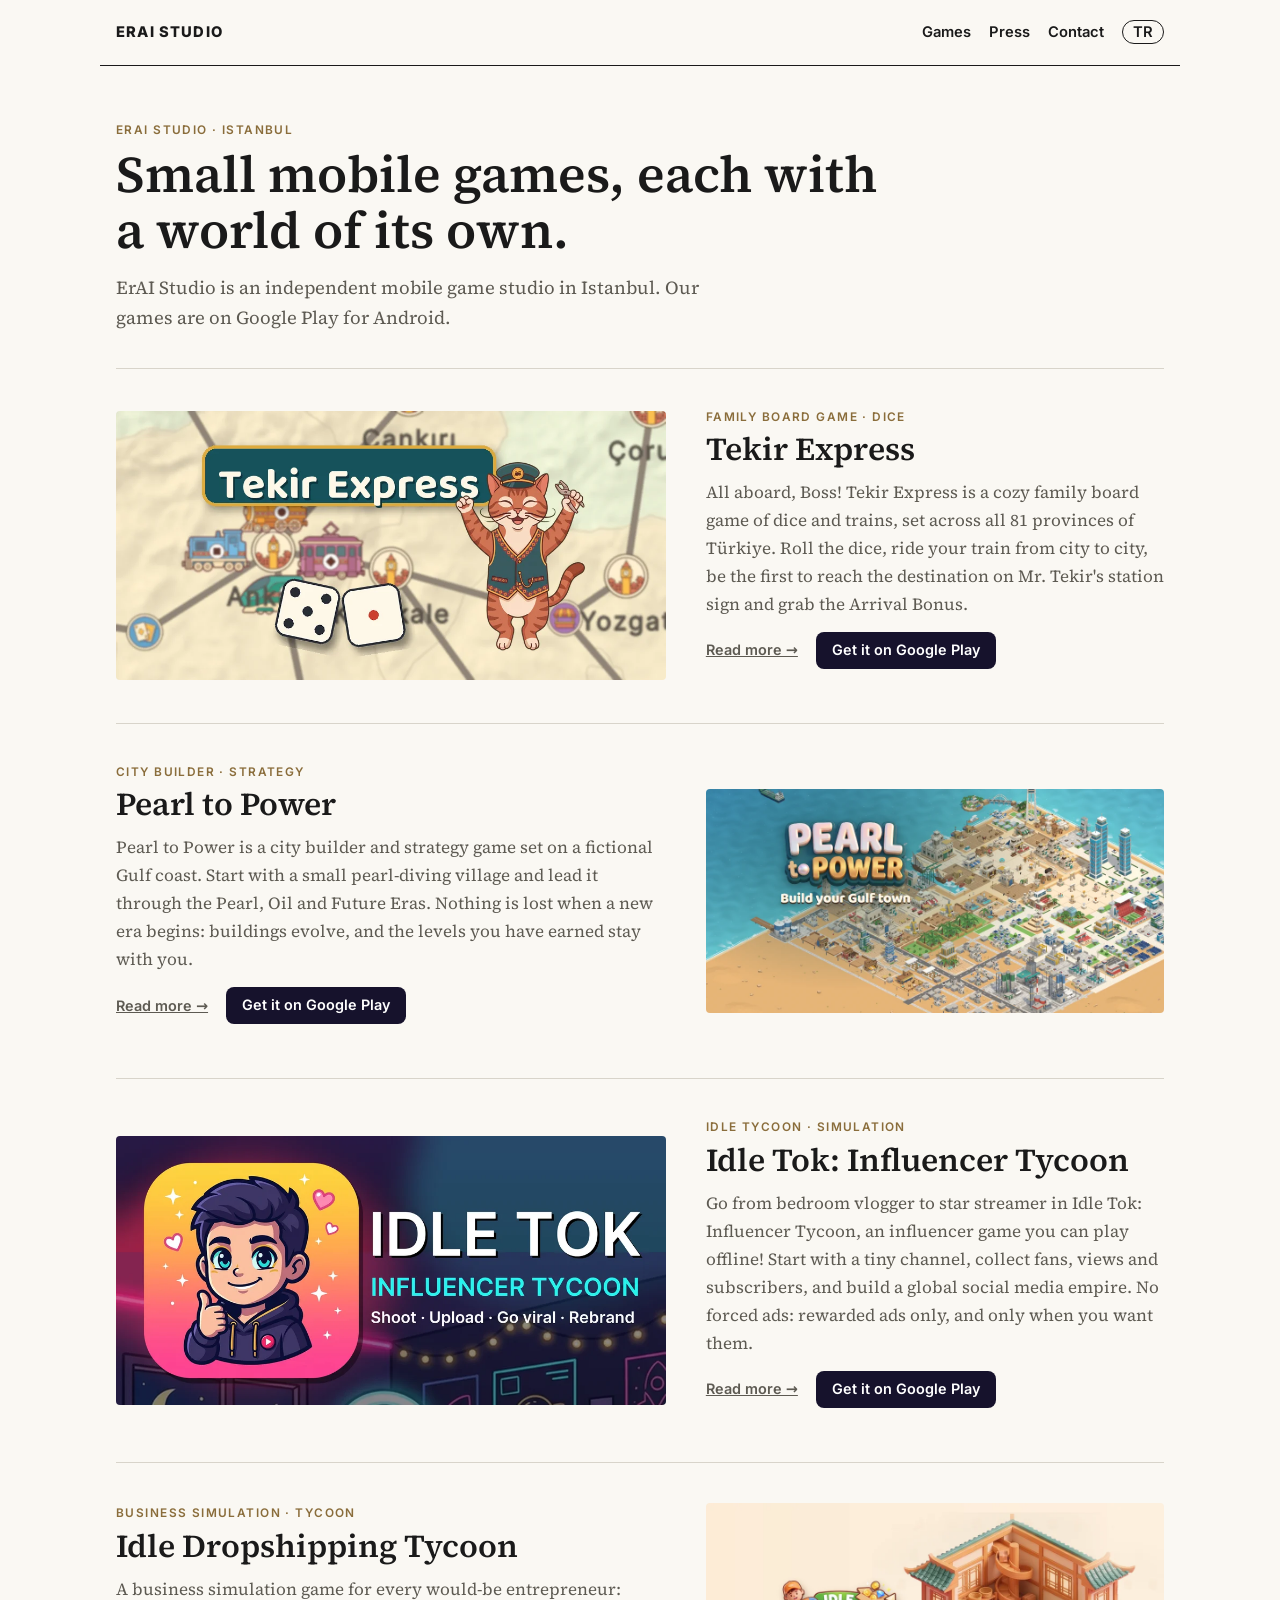
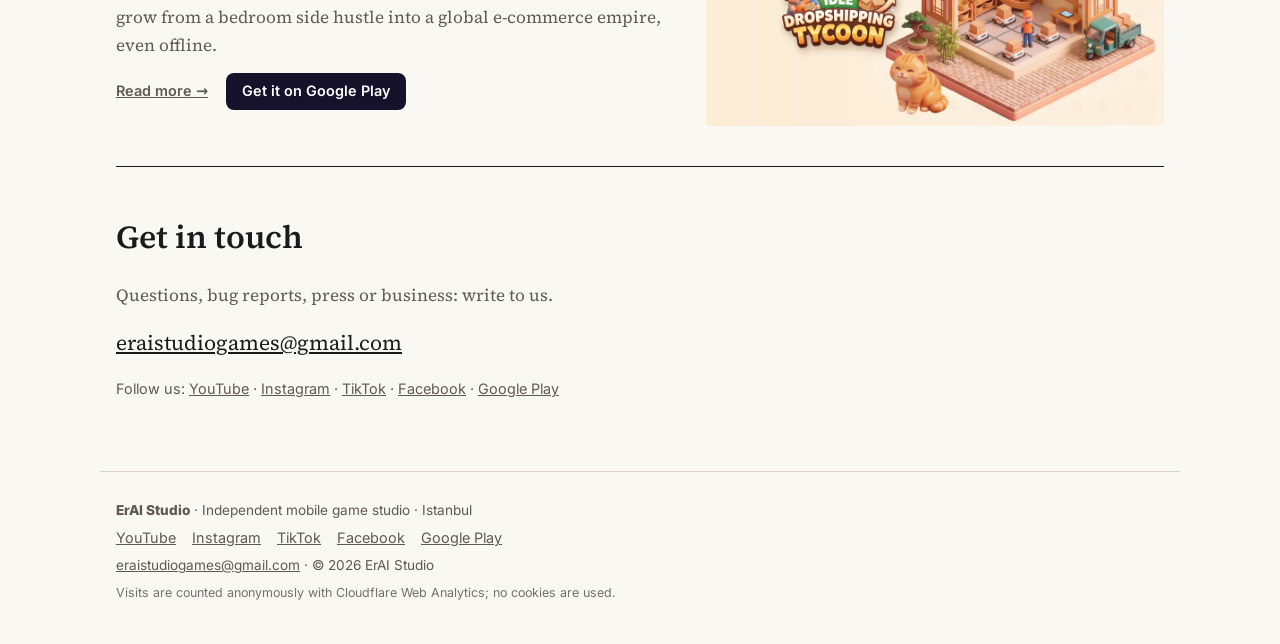
<file: index.html>
<!doctype html>
<html lang="en"><head><meta charset="utf-8"><meta name="viewport" content="width=device-width,initial-scale=1">
<title>ErAI Studio · Mobile games</title><meta name="description" content="ErAI Studio is an independent mobile game studio in Istanbul. Our games are on Google Play for Android.">
<link rel="canonical" href="https://eraistudio.com/"><link rel="alternate" hreflang="en" href="https://eraistudio.com/"><link rel="alternate" hreflang="tr" href="https://eraistudio.com/tr/"><link rel="alternate" hreflang="x-default" href="https://eraistudio.com/">
<meta property="og:type" content="website"><meta property="og:site_name" content="ErAI Studio"><meta property="og:title" content="ErAI Studio · Mobile games">
<meta property="og:description" content="ErAI Studio is an independent mobile game studio in Istanbul. Our games are on Google Play for Android."><meta property="og:url" content="https://eraistudio.com/"><meta property="og:image" content="https://eraistudio.com/img/brand/icon-512.png">
<meta name="twitter:card" content="summary_large_image"><meta name="theme-color" content="#faf8f3">
<link rel="icon" href="/favicon.ico" sizes="any"><link rel="apple-touch-icon" href="/img/brand/apple-touch-icon.png">
<link rel="stylesheet" href="/fonts/fonts.css"><style>:root{--bg:#faf8f3;--ink:#1a1a1a;--muted:#5d5a52;--line:#d8d4ca;--accent:#8a6d3b;--card:#fff;--btn:#16122C;--btn-ink:#fff}
@media (prefers-color-scheme:dark){:root{--bg:#14131a;--ink:#ecebe6;--muted:#a7a49b;--line:#2e2c36;--accent:#d9b57a;--card:#1d1c24;--btn:#ecebe6;--btn-ink:#14131a}}
*{box-sizing:border-box}html{-webkit-text-size-adjust:100%}
body{margin:0;background:var(--bg);color:var(--ink);font:17px/1.65 'Source Serif 4',Georgia,serif}
img{max-width:100%;height:auto;display:block}a{color:inherit}
.top{display:flex;justify-content:space-between;align-items:center;gap:16px;flex-wrap:wrap;max-width:1080px;margin:0 auto;padding:22px 16px;border-bottom:1px solid var(--ink);font:600 .92rem/1.4 Inter,system-ui,sans-serif}
.logo{font-weight:800;letter-spacing:.08em;text-transform:uppercase;text-decoration:none}
.top nav a{margin-left:18px;text-decoration:none}.top nav a:hover{text-decoration:underline}
.lang{border:1px solid var(--ink);border-radius:999px;padding:2px 10px}
main{max-width:1080px;margin:0 auto;padding:0 16px}
.kicker{font:600 .74rem/1.4 Inter,system-ui,sans-serif;letter-spacing:.12em;text-transform:uppercase;color:var(--accent)}
.intro{padding:56px 0 34px}.intro h1{font-size:clamp(2.1rem,5vw,3.2rem);font-weight:600;line-height:1.1;margin:8px 0 14px;max-width:800px}
.lede{color:var(--muted);font-size:1.15rem;max-width:640px;margin:0}
.row{display:grid;grid-template-columns:1.2fr 1fr;gap:40px;align-items:center;padding:40px 0;border-top:1px solid var(--line)}
.row:nth-child(even) .img{order:2}
.row .img img{border-radius:4px}.row h2{font-size:2rem;font-weight:600;margin:6px 0 10px;line-height:1.15}.row h2 a{text-decoration:none}
.row p{color:var(--muted);margin:0 0 14px}
.links{font:600 .9rem/1.4 Inter,system-ui,sans-serif;display:flex;gap:18px;align-items:center;flex-wrap:wrap}
.play{display:inline-block;background:var(--btn);color:var(--btn-ink);text-decoration:none;padding:9px 16px;border-radius:8px;font:600 .9rem/1.3 Inter,system-ui,sans-serif}
.contact{border-top:1px solid var(--ink);padding:44px 0 56px}.contact h2{font-size:2rem;font-weight:600;margin:0 0 6px}
.contact p{color:var(--muted)}.mail{font-size:1.3rem;color:var(--ink)!important}
.soc{font:.9rem/1.6 Inter,system-ui,sans-serif}
.foot{max-width:1080px;margin:0 auto;padding:26px 16px 40px;border-top:1px solid var(--line);color:var(--muted);font:.85rem/1.8 Inter,system-ui,sans-serif;display:grid;gap:4px}
.foot .soc a{margin-right:12px}
.crumb{font:600 .88rem/1.4 Inter,system-ui,sans-serif;margin:26px 0 0}.crumb a{text-decoration:none}
.ghead{display:flex;gap:22px;align-items:center;padding:26px 0}.ghead .icon{border-radius:22px;width:96px;height:96px}
.ghead h1{font-size:clamp(1.9rem,4.5vw,2.8rem);font-weight:600;margin:4px 0 12px;line-height:1.1}.ghead p{margin:0}
.hero{border-radius:6px;width:100%}
.cols{display:grid;grid-template-columns:1fr 300px;gap:48px;padding:30px 0}
.text h2,.game>h2,.press h2{font-size:1.6rem;font-weight:600;margin:10px 0 8px}
.text h3{font:700 .85rem/1.4 Inter,system-ui,sans-serif;letter-spacing:.06em;margin:26px 0 6px}
.text ul{padding-left:20px}.text li{margin:4px 0}
.facts{border-top:2px solid var(--ink);padding-top:12px;font:.9rem/1.5 Inter,system-ui,sans-serif;align-self:start;position:sticky;top:16px}
.facts dt{color:var(--muted);font-size:.75rem;text-transform:uppercase;letter-spacing:.08em;margin-top:12px}.facts dd{margin:2px 0 0;overflow-wrap:anywhere}
.shots{display:grid;grid-template-columns:repeat(4,1fr);gap:14px;padding:6px 0 56px}.shots img{border-radius:10px;border:1px solid var(--line)}
.press{padding-bottom:56px}.logos{display:grid;grid-template-columns:repeat(3,1fr);gap:16px}
.dl{margin:0;background:var(--card);border:1px solid var(--line);border-radius:8px;padding:14px}.dl.dark{background:#0E0E16}
.dl img{height:110px;width:100%;object-fit:contain}.dl figcaption{font:.85rem Inter,system-ui,sans-serif;margin-top:8px}.dl.dark figcaption a{color:#fff}
.pk{border-top:1px solid var(--line);padding:22px 0}.pk h3{font-size:1.4rem;font-weight:600;margin:0}.pk p{font:.88rem/1.6 Inter,system-ui,sans-serif}
.pkimg{display:grid;grid-template-columns:120px 1fr;gap:14px;align-items:center;max-width:620px}.pkimg img:first-child{border-radius:24px}
@media (max-width:760px){.row{grid-template-columns:1fr;gap:18px;padding:30px 0}.row .img{order:0!important}
.cols{grid-template-columns:1fr;gap:20px}.facts{position:static}.shots{grid-template-columns:repeat(2,1fr)}
.logos{grid-template-columns:1fr}.ghead .icon{width:72px;height:72px;border-radius:16px}.top nav a{margin-left:12px}}
.row>*,.cols>*,.ghead>*{min-width:0}
@media (max-width:760px){.top{padding:12px 16px}.top nav{display:flex;flex-wrap:wrap;align-items:center;gap:2px 4px;margin-left:-10px}
.top nav a{margin:0;padding:12px 10px;min-height:44px;display:inline-flex;align-items:center}.top nav a.lang{padding:8px 12px;min-height:36px;margin-left:6px}
.logo{display:inline-block;padding:10px 0}
.links a,.crumb a,.foot a,.soc a,.facts dd a,.pk p a,.dl figcaption a,.contact a{display:inline-block;padding:10px 0;min-height:44px}
.links{gap:4px 18px}.foot .soc a{margin-right:16px}.play{padding:12px 18px}}
.foot .note{font-size:.78rem;opacity:.85}
</style><script type="application/ld+json">{"@context": "https://schema.org", "@type": "Organization", "name": "ErAI Studio", "url": "https://eraistudio.com/", "logo": "https://eraistudio.com/img/brand/icon-512.png", "email": "eraistudiogames@gmail.com", "sameAs": ["https://www.youtube.com/@eraistudiogames", "https://www.instagram.com/eraistudiogames/", "https://www.tiktok.com/@eraistudio_games", "https://www.facebook.com/profile.php?id=61594981989212", "https://play.google.com/store/apps/dev?id=8369372898684036857"], "address": {"@type": "PostalAddress", "addressLocality": "Istanbul", "addressCountry": "TR"}}</script></head>
<body><header class="top"><a class="logo" href="/" lang="en">ErAI Studio</a>
<nav><a href="/#games">Games</a><a href="/press/">Press</a><a href="/#contact">Contact</a><a class="lang" href="/tr/" hreflang="tr" lang="tr">TR</a></nav></header>
<main><section class="intro"><div class="kicker"><span lang="en">ErAI Studio</span> · Istanbul</div><h1>Small mobile games, each with a world of its own.</h1><p class="lede">ErAI Studio is an independent mobile game studio in Istanbul. Our games are on Google Play for Android.</p></section>
<section id="games"><article class="row"><a class="img" href="/games/tekir-express/"><img src="/img/tekir-express/feature-en.webp" width="1024" height="500" alt="Tekir Express" loading="lazy"></a>
<div><div class="kicker">Family board game · Dice</div><h2><a href="/games/tekir-express/">Tekir Express</a></h2><p>All aboard, Boss! Tekir Express is a cozy family board game of dice and trains, set across all 81 provinces of Türkiye. Roll the dice, ride your train from city to city, be the first to reach the destination on Mr. Tekir&#x27;s station sign and grab the Arrival Bonus.</p>
<p class="links"><a href="/games/tekir-express/">Read more →</a> <a class="play" href="https://play.google.com/store/apps/details?id=com.eraistudio.tekirexpress&hl=en&utm_source=eraistudio.com&utm_medium=website&utm_campaign=home_en">Get it on Google Play</a></p></div></article><article class="row"><a class="img" href="/games/pearl-to-power/"><img src="/img/pearl-to-power/feature-en.webp" width="1024" height="500" alt="Pearl to Power" loading="lazy"></a>
<div><div class="kicker">City builder · Strategy</div><h2><a href="/games/pearl-to-power/">Pearl to Power</a></h2><p>Pearl to Power is a city builder and strategy game set on a fictional Gulf coast. Start with a small pearl-diving village and lead it through the Pearl, Oil and Future Eras. Nothing is lost when a new era begins: buildings evolve, and the levels you have earned stay with you.</p>
<p class="links"><a href="/games/pearl-to-power/">Read more →</a> <a class="play" href="https://play.google.com/store/apps/details?id=com.eraistudio.pearltopower&hl=en&utm_source=eraistudio.com&utm_medium=website&utm_campaign=home_en">Get it on Google Play</a></p></div></article><article class="row"><a class="img" href="/games/idle-tok/"><img src="/img/idle-tok/feature-en.webp" width="1024" height="500" alt="Idle Tok: Influencer Tycoon" loading="lazy"></a>
<div><div class="kicker">Idle tycoon · Simulation</div><h2><a href="/games/idle-tok/">Idle Tok: Influencer Tycoon</a></h2><p>Go from bedroom vlogger to star streamer in Idle Tok: Influencer Tycoon, an influencer game you can play offline! Start with a tiny channel, collect fans, views and subscribers, and build a global social media empire. No forced ads: rewarded ads only, and only when you want them.</p>
<p class="links"><a href="/games/idle-tok/">Read more →</a> <a class="play" href="https://play.google.com/store/apps/details?id=com.eraistudio.idletok&hl=en&utm_source=eraistudio.com&utm_medium=website&utm_campaign=home_en">Get it on Google Play</a></p></div></article><article class="row"><a class="img" href="/games/idle-dropshipping-tycoon/"><img src="/img/idle-dropshipping-tycoon/feature-en.webp" width="1024" height="500" alt="Idle Dropshipping Tycoon" loading="lazy"></a>
<div><div class="kicker">Business simulation · Tycoon</div><h2><a href="/games/idle-dropshipping-tycoon/">Idle Dropshipping Tycoon</a></h2><p>A business simulation game for every would-be entrepreneur: grow from a bedroom side hustle into a global e-commerce empire, even offline.</p>
<p class="links"><a href="/games/idle-dropshipping-tycoon/">Read more →</a> <a class="play" href="https://play.google.com/store/apps/details?id=com.eraistudio.idledropshippingtycoon&hl=en&utm_source=eraistudio.com&utm_medium=website&utm_campaign=home_en">Get it on Google Play</a></p></div></article></section>
<section id="contact" class="contact"><h2>Get in touch</h2><p>Questions, bug reports, press or business: write to us.</p><p><a class="mail" href="mailto:eraistudiogames@gmail.com">eraistudiogames@gmail.com</a></p>
<p class="soc">Follow us: <a href="https://www.youtube.com/@eraistudiogames" rel="me noopener">YouTube</a> · <a href="https://www.instagram.com/eraistudiogames/" rel="me noopener">Instagram</a> · <a href="https://www.tiktok.com/@eraistudio_games" rel="me noopener">TikTok</a> · <a href="https://www.facebook.com/profile.php?id=61594981989212" rel="me noopener">Facebook</a> · <a href="https://play.google.com/store/apps/dev?id=8369372898684036857" rel="me noopener">Google Play</a></p></section></main>
<footer class="foot"><div><strong>ErAI Studio</strong> · Independent mobile game studio · Istanbul</div>
<div class="soc"><a href="https://www.youtube.com/@eraistudiogames" rel="me noopener">YouTube</a> <a href="https://www.instagram.com/eraistudiogames/" rel="me noopener">Instagram</a> <a href="https://www.tiktok.com/@eraistudio_games" rel="me noopener">TikTok</a> <a href="https://www.facebook.com/profile.php?id=61594981989212" rel="me noopener">Facebook</a> <a href="https://play.google.com/store/apps/dev?id=8369372898684036857" rel="me noopener">Google Play</a></div>
<div><a href="mailto:eraistudiogames@gmail.com">eraistudiogames@gmail.com</a> · © 2026 ErAI Studio</div><div class="note">Visits are counted anonymously with Cloudflare Web Analytics; no cookies are used.</div></footer>
<script defer src="https://static.cloudflareinsights.com/beacon.min.js" data-cf-beacon='{"token": "5d2d8a663fc64ab697e183c93caa1a09"}'></script></body></html>
</file>
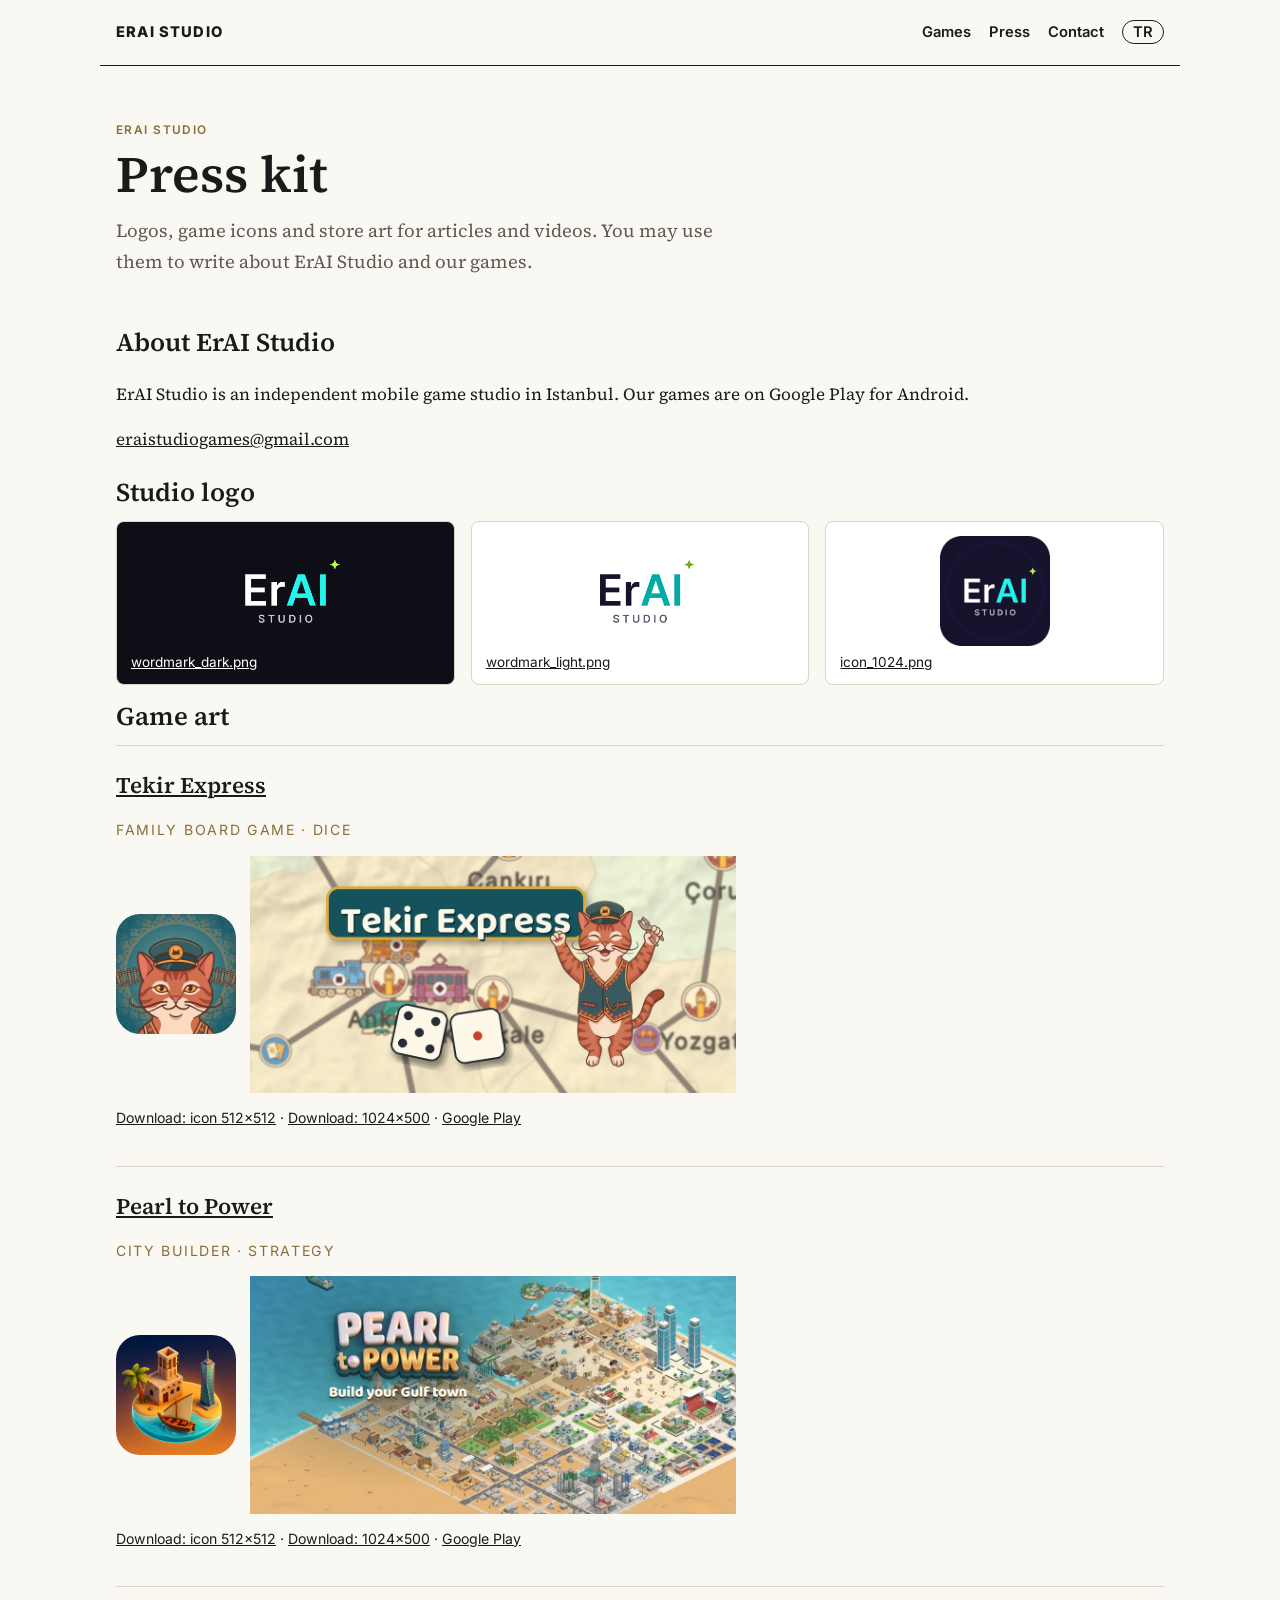
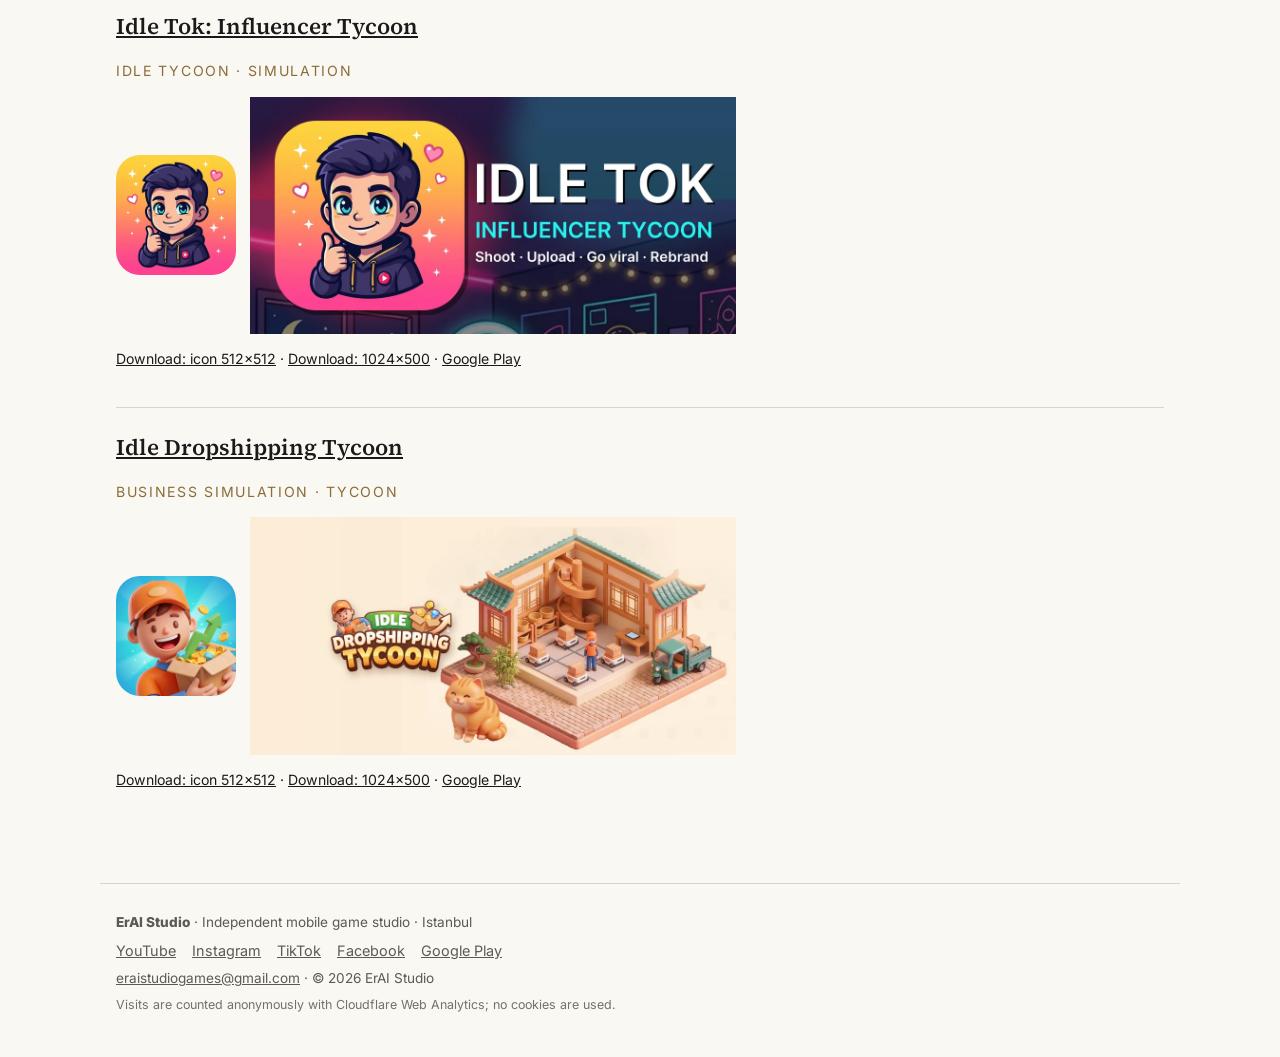
<file: press/index.html>
<!doctype html>
<html lang="en"><head><meta charset="utf-8"><meta name="viewport" content="width=device-width,initial-scale=1">
<title>Press kit · ErAI Studio</title><meta name="description" content="Logos, game icons and store art for articles and videos. You may use them to write about ErAI Studio and our games.">
<link rel="canonical" href="https://eraistudio.com/press/"><link rel="alternate" hreflang="en" href="https://eraistudio.com/press/"><link rel="alternate" hreflang="tr" href="https://eraistudio.com/tr/basin/"><link rel="alternate" hreflang="x-default" href="https://eraistudio.com/press/">
<meta property="og:type" content="website"><meta property="og:site_name" content="ErAI Studio"><meta property="og:title" content="Press kit · ErAI Studio">
<meta property="og:description" content="Logos, game icons and store art for articles and videos. You may use them to write about ErAI Studio and our games."><meta property="og:url" content="https://eraistudio.com/press/"><meta property="og:image" content="https://eraistudio.com/img/brand/icon-512.png">
<meta name="twitter:card" content="summary_large_image"><meta name="theme-color" content="#faf8f3">
<link rel="icon" href="/favicon.ico" sizes="any"><link rel="apple-touch-icon" href="/img/brand/apple-touch-icon.png">
<link rel="stylesheet" href="/fonts/fonts.css"><style>:root{--bg:#faf8f3;--ink:#1a1a1a;--muted:#5d5a52;--line:#d8d4ca;--accent:#8a6d3b;--card:#fff;--btn:#16122C;--btn-ink:#fff}
@media (prefers-color-scheme:dark){:root{--bg:#14131a;--ink:#ecebe6;--muted:#a7a49b;--line:#2e2c36;--accent:#d9b57a;--card:#1d1c24;--btn:#ecebe6;--btn-ink:#14131a}}
*{box-sizing:border-box}html{-webkit-text-size-adjust:100%}
body{margin:0;background:var(--bg);color:var(--ink);font:17px/1.65 'Source Serif 4',Georgia,serif}
img{max-width:100%;height:auto;display:block}a{color:inherit}
.top{display:flex;justify-content:space-between;align-items:center;gap:16px;flex-wrap:wrap;max-width:1080px;margin:0 auto;padding:22px 16px;border-bottom:1px solid var(--ink);font:600 .92rem/1.4 Inter,system-ui,sans-serif}
.logo{font-weight:800;letter-spacing:.08em;text-transform:uppercase;text-decoration:none}
.top nav a{margin-left:18px;text-decoration:none}.top nav a:hover{text-decoration:underline}
.lang{border:1px solid var(--ink);border-radius:999px;padding:2px 10px}
main{max-width:1080px;margin:0 auto;padding:0 16px}
.kicker{font:600 .74rem/1.4 Inter,system-ui,sans-serif;letter-spacing:.12em;text-transform:uppercase;color:var(--accent)}
.intro{padding:56px 0 34px}.intro h1{font-size:clamp(2.1rem,5vw,3.2rem);font-weight:600;line-height:1.1;margin:8px 0 14px;max-width:800px}
.lede{color:var(--muted);font-size:1.15rem;max-width:640px;margin:0}
.row{display:grid;grid-template-columns:1.2fr 1fr;gap:40px;align-items:center;padding:40px 0;border-top:1px solid var(--line)}
.row:nth-child(even) .img{order:2}
.row .img img{border-radius:4px}.row h2{font-size:2rem;font-weight:600;margin:6px 0 10px;line-height:1.15}.row h2 a{text-decoration:none}
.row p{color:var(--muted);margin:0 0 14px}
.links{font:600 .9rem/1.4 Inter,system-ui,sans-serif;display:flex;gap:18px;align-items:center;flex-wrap:wrap}
.play{display:inline-block;background:var(--btn);color:var(--btn-ink);text-decoration:none;padding:9px 16px;border-radius:8px;font:600 .9rem/1.3 Inter,system-ui,sans-serif}
.contact{border-top:1px solid var(--ink);padding:44px 0 56px}.contact h2{font-size:2rem;font-weight:600;margin:0 0 6px}
.contact p{color:var(--muted)}.mail{font-size:1.3rem;color:var(--ink)!important}
.soc{font:.9rem/1.6 Inter,system-ui,sans-serif}
.foot{max-width:1080px;margin:0 auto;padding:26px 16px 40px;border-top:1px solid var(--line);color:var(--muted);font:.85rem/1.8 Inter,system-ui,sans-serif;display:grid;gap:4px}
.foot .soc a{margin-right:12px}
.crumb{font:600 .88rem/1.4 Inter,system-ui,sans-serif;margin:26px 0 0}.crumb a{text-decoration:none}
.ghead{display:flex;gap:22px;align-items:center;padding:26px 0}.ghead .icon{border-radius:22px;width:96px;height:96px}
.ghead h1{font-size:clamp(1.9rem,4.5vw,2.8rem);font-weight:600;margin:4px 0 12px;line-height:1.1}.ghead p{margin:0}
.hero{border-radius:6px;width:100%}
.cols{display:grid;grid-template-columns:1fr 300px;gap:48px;padding:30px 0}
.text h2,.game>h2,.press h2{font-size:1.6rem;font-weight:600;margin:10px 0 8px}
.text h3{font:700 .85rem/1.4 Inter,system-ui,sans-serif;letter-spacing:.06em;margin:26px 0 6px}
.text ul{padding-left:20px}.text li{margin:4px 0}
.facts{border-top:2px solid var(--ink);padding-top:12px;font:.9rem/1.5 Inter,system-ui,sans-serif;align-self:start;position:sticky;top:16px}
.facts dt{color:var(--muted);font-size:.75rem;text-transform:uppercase;letter-spacing:.08em;margin-top:12px}.facts dd{margin:2px 0 0;overflow-wrap:anywhere}
.shots{display:grid;grid-template-columns:repeat(4,1fr);gap:14px;padding:6px 0 56px}.shots img{border-radius:10px;border:1px solid var(--line)}
.press{padding-bottom:56px}.logos{display:grid;grid-template-columns:repeat(3,1fr);gap:16px}
.dl{margin:0;background:var(--card);border:1px solid var(--line);border-radius:8px;padding:14px}.dl.dark{background:#0E0E16}
.dl img{height:110px;width:100%;object-fit:contain}.dl figcaption{font:.85rem Inter,system-ui,sans-serif;margin-top:8px}.dl.dark figcaption a{color:#fff}
.pk{border-top:1px solid var(--line);padding:22px 0}.pk h3{font-size:1.4rem;font-weight:600;margin:0}.pk p{font:.88rem/1.6 Inter,system-ui,sans-serif}
.pkimg{display:grid;grid-template-columns:120px 1fr;gap:14px;align-items:center;max-width:620px}.pkimg img:first-child{border-radius:24px}
@media (max-width:760px){.row{grid-template-columns:1fr;gap:18px;padding:30px 0}.row .img{order:0!important}
.cols{grid-template-columns:1fr;gap:20px}.facts{position:static}.shots{grid-template-columns:repeat(2,1fr)}
.logos{grid-template-columns:1fr}.ghead .icon{width:72px;height:72px;border-radius:16px}.top nav a{margin-left:12px}}
.row>*,.cols>*,.ghead>*{min-width:0}
@media (max-width:760px){.top{padding:12px 16px}.top nav{display:flex;flex-wrap:wrap;align-items:center;gap:2px 4px;margin-left:-10px}
.top nav a{margin:0;padding:12px 10px;min-height:44px;display:inline-flex;align-items:center}.top nav a.lang{padding:8px 12px;min-height:36px;margin-left:6px}
.logo{display:inline-block;padding:10px 0}
.links a,.crumb a,.foot a,.soc a,.facts dd a,.pk p a,.dl figcaption a,.contact a{display:inline-block;padding:10px 0;min-height:44px}
.links{gap:4px 18px}.foot .soc a{margin-right:16px}.play{padding:12px 18px}}
.foot .note{font-size:.78rem;opacity:.85}
</style></head>
<body><header class="top"><a class="logo" href="/" lang="en">ErAI Studio</a>
<nav><a href="/#games">Games</a><a href="/press/">Press</a><a href="/#contact">Contact</a><a class="lang" href="/tr/basin/" hreflang="tr" lang="tr">TR</a></nav></header>
<main><section class="intro"><div class="kicker" lang="en">ErAI Studio</div><h1>Press kit</h1><p class="lede">Logos, game icons and store art for articles and videos. You may use them to write about ErAI Studio and our games.</p></section>
<section class="press"><h2>About ErAI Studio</h2><p>ErAI Studio is an independent mobile game studio in Istanbul. Our games are on Google Play for Android.</p><p><a href="mailto:eraistudiogames@gmail.com">eraistudiogames@gmail.com</a></p>
<h2>Studio logo</h2><div class="logos"><figure class="dl dark"><img src="/img/brand/wordmark_dark.png" alt="ErAI Studio"><figcaption><a href="/img/brand/wordmark_dark.png" download>wordmark_dark.png</a></figcaption></figure><figure class="dl "><img src="/img/brand/wordmark_light.png" alt="ErAI Studio"><figcaption><a href="/img/brand/wordmark_light.png" download>wordmark_light.png</a></figcaption></figure><figure class="dl "><img src="/img/brand/icon_1024.png" alt="ErAI Studio"><figcaption><a href="/img/brand/icon_1024.png" download>icon_1024.png</a></figcaption></figure></div><h2>Game art</h2><div class="pk"><h3><a href="/games/tekir-express/">Tekir Express</a></h3><p class="kicker">Family board game · Dice</p>
<div class="pkimg"><img src="/img/tekir-express/icon-512.png" alt="" loading="lazy"><img src="/img/tekir-express/feature-en.webp" alt="" loading="lazy"></div>
<p><a href="/img/tekir-express/icon-512.png" download>Download: icon 512×512</a> · <a href="/img/tekir-express/feature-en.png" download>Download: 1024×500</a> · <a href="https://play.google.com/store/apps/details?id=com.eraistudio.tekirexpress&hl=en&utm_source=eraistudio.com&utm_medium=website&utm_campaign=press_en">Google Play</a></p></div><div class="pk"><h3><a href="/games/pearl-to-power/">Pearl to Power</a></h3><p class="kicker">City builder · Strategy</p>
<div class="pkimg"><img src="/img/pearl-to-power/icon-512.png" alt="" loading="lazy"><img src="/img/pearl-to-power/feature-en.webp" alt="" loading="lazy"></div>
<p><a href="/img/pearl-to-power/icon-512.png" download>Download: icon 512×512</a> · <a href="/img/pearl-to-power/feature-en.png" download>Download: 1024×500</a> · <a href="https://play.google.com/store/apps/details?id=com.eraistudio.pearltopower&hl=en&utm_source=eraistudio.com&utm_medium=website&utm_campaign=press_en">Google Play</a></p></div><div class="pk"><h3><a href="/games/idle-tok/">Idle Tok: Influencer Tycoon</a></h3><p class="kicker">Idle tycoon · Simulation</p>
<div class="pkimg"><img src="/img/idle-tok/icon-512.png" alt="" loading="lazy"><img src="/img/idle-tok/feature-en.webp" alt="" loading="lazy"></div>
<p><a href="/img/idle-tok/icon-512.png" download>Download: icon 512×512</a> · <a href="/img/idle-tok/feature-en.png" download>Download: 1024×500</a> · <a href="https://play.google.com/store/apps/details?id=com.eraistudio.idletok&hl=en&utm_source=eraistudio.com&utm_medium=website&utm_campaign=press_en">Google Play</a></p></div><div class="pk"><h3><a href="/games/idle-dropshipping-tycoon/">Idle Dropshipping Tycoon</a></h3><p class="kicker">Business simulation · Tycoon</p>
<div class="pkimg"><img src="/img/idle-dropshipping-tycoon/icon-512.png" alt="" loading="lazy"><img src="/img/idle-dropshipping-tycoon/feature-en.webp" alt="" loading="lazy"></div>
<p><a href="/img/idle-dropshipping-tycoon/icon-512.png" download>Download: icon 512×512</a> · <a href="/img/idle-dropshipping-tycoon/feature-en.png" download>Download: 1024×500</a> · <a href="https://play.google.com/store/apps/details?id=com.eraistudio.idledropshippingtycoon&hl=en&utm_source=eraistudio.com&utm_medium=website&utm_campaign=press_en">Google Play</a></p></div></section></main>
<footer class="foot"><div><strong>ErAI Studio</strong> · Independent mobile game studio · Istanbul</div>
<div class="soc"><a href="https://www.youtube.com/@eraistudiogames" rel="me noopener">YouTube</a> <a href="https://www.instagram.com/eraistudiogames/" rel="me noopener">Instagram</a> <a href="https://www.tiktok.com/@eraistudio_games" rel="me noopener">TikTok</a> <a href="https://www.facebook.com/profile.php?id=61594981989212" rel="me noopener">Facebook</a> <a href="https://play.google.com/store/apps/dev?id=8369372898684036857" rel="me noopener">Google Play</a></div>
<div><a href="mailto:eraistudiogames@gmail.com">eraistudiogames@gmail.com</a> · © 2026 ErAI Studio</div><div class="note">Visits are counted anonymously with Cloudflare Web Analytics; no cookies are used.</div></footer>
<script defer src="https://static.cloudflareinsights.com/beacon.min.js" data-cf-beacon='{"token": "5d2d8a663fc64ab697e183c93caa1a09"}'></script></body></html>
</file>
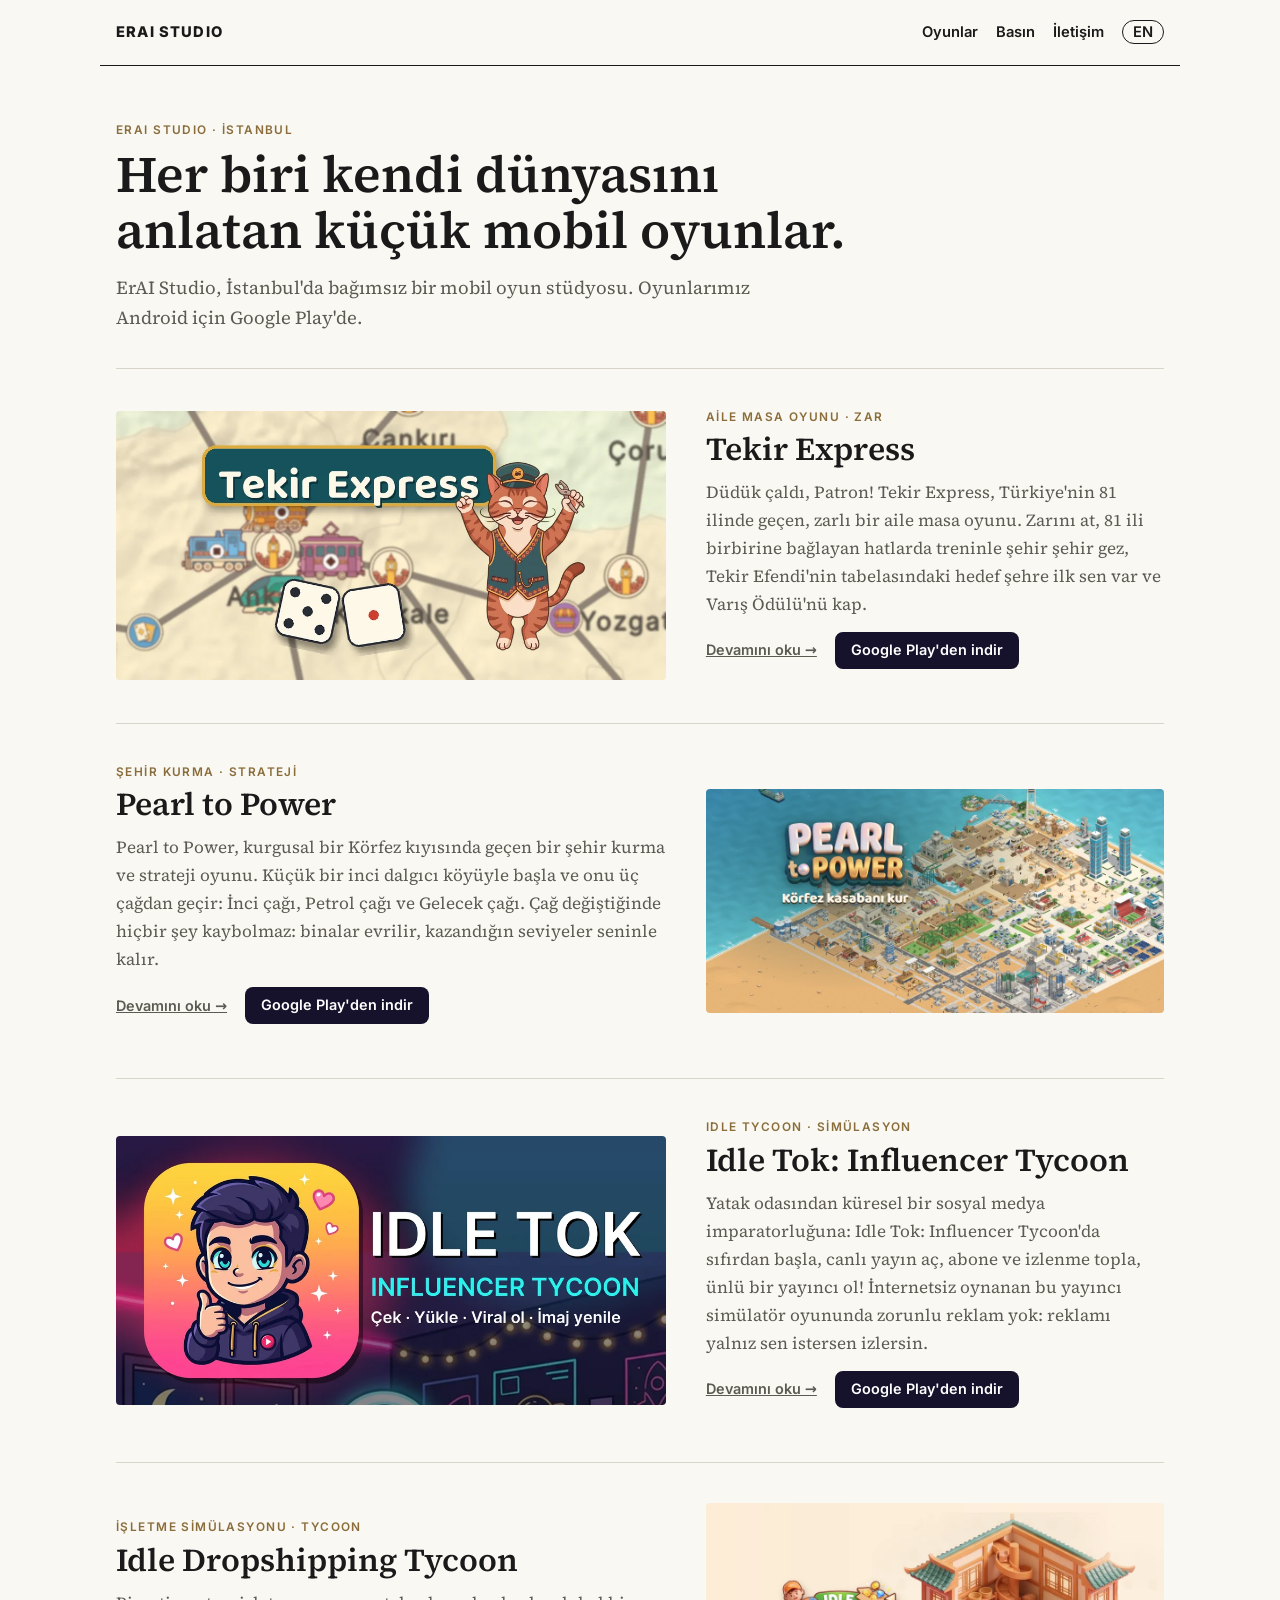
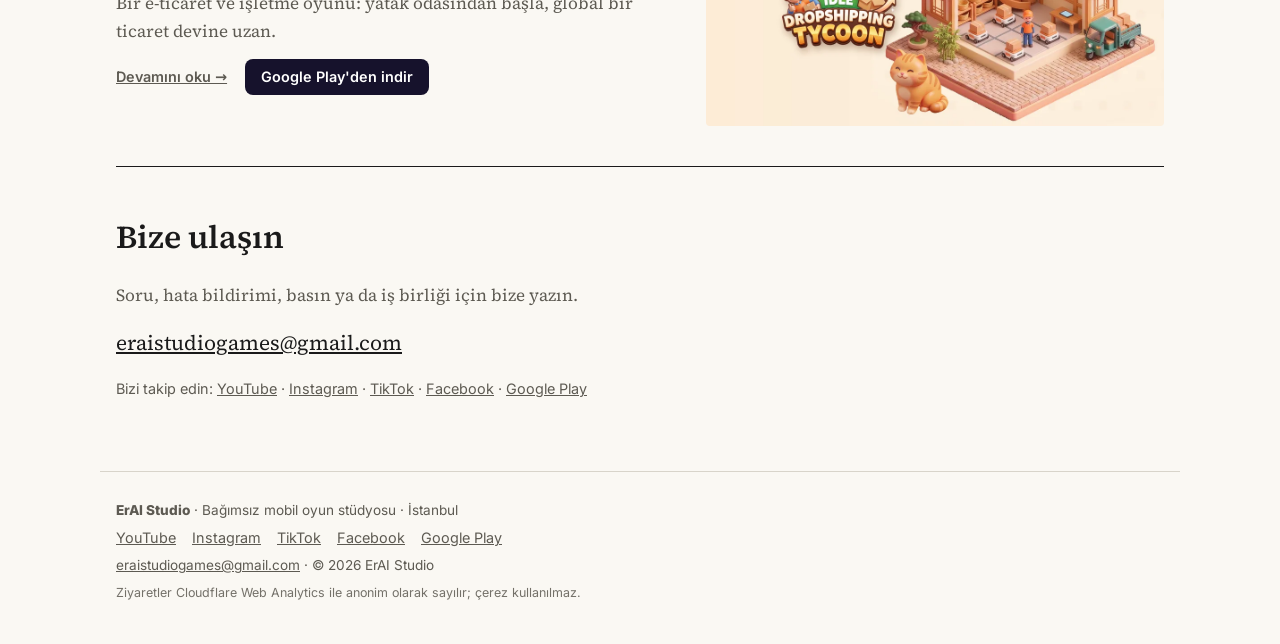
<file: tr/index.html>
<!doctype html>
<html lang="tr"><head><meta charset="utf-8"><meta name="viewport" content="width=device-width,initial-scale=1">
<title>ErAI Studio · Mobil oyunlar</title><meta name="description" content="ErAI Studio, İstanbul&#x27;da bağımsız bir mobil oyun stüdyosu. Oyunlarımız Android için Google Play&#x27;de.">
<link rel="canonical" href="https://eraistudio.com/tr/"><link rel="alternate" hreflang="tr" href="https://eraistudio.com/tr/"><link rel="alternate" hreflang="en" href="https://eraistudio.com/"><link rel="alternate" hreflang="x-default" href="https://eraistudio.com/">
<meta property="og:type" content="website"><meta property="og:site_name" content="ErAI Studio"><meta property="og:title" content="ErAI Studio · Mobil oyunlar">
<meta property="og:description" content="ErAI Studio, İstanbul&#x27;da bağımsız bir mobil oyun stüdyosu. Oyunlarımız Android için Google Play&#x27;de."><meta property="og:url" content="https://eraistudio.com/tr/"><meta property="og:image" content="https://eraistudio.com/img/brand/icon-512.png">
<meta name="twitter:card" content="summary_large_image"><meta name="theme-color" content="#faf8f3">
<link rel="icon" href="/favicon.ico" sizes="any"><link rel="apple-touch-icon" href="/img/brand/apple-touch-icon.png">
<link rel="stylesheet" href="/fonts/fonts.css"><style>:root{--bg:#faf8f3;--ink:#1a1a1a;--muted:#5d5a52;--line:#d8d4ca;--accent:#8a6d3b;--card:#fff;--btn:#16122C;--btn-ink:#fff}
@media (prefers-color-scheme:dark){:root{--bg:#14131a;--ink:#ecebe6;--muted:#a7a49b;--line:#2e2c36;--accent:#d9b57a;--card:#1d1c24;--btn:#ecebe6;--btn-ink:#14131a}}
*{box-sizing:border-box}html{-webkit-text-size-adjust:100%}
body{margin:0;background:var(--bg);color:var(--ink);font:17px/1.65 'Source Serif 4',Georgia,serif}
img{max-width:100%;height:auto;display:block}a{color:inherit}
.top{display:flex;justify-content:space-between;align-items:center;gap:16px;flex-wrap:wrap;max-width:1080px;margin:0 auto;padding:22px 16px;border-bottom:1px solid var(--ink);font:600 .92rem/1.4 Inter,system-ui,sans-serif}
.logo{font-weight:800;letter-spacing:.08em;text-transform:uppercase;text-decoration:none}
.top nav a{margin-left:18px;text-decoration:none}.top nav a:hover{text-decoration:underline}
.lang{border:1px solid var(--ink);border-radius:999px;padding:2px 10px}
main{max-width:1080px;margin:0 auto;padding:0 16px}
.kicker{font:600 .74rem/1.4 Inter,system-ui,sans-serif;letter-spacing:.12em;text-transform:uppercase;color:var(--accent)}
.intro{padding:56px 0 34px}.intro h1{font-size:clamp(2.1rem,5vw,3.2rem);font-weight:600;line-height:1.1;margin:8px 0 14px;max-width:800px}
.lede{color:var(--muted);font-size:1.15rem;max-width:640px;margin:0}
.row{display:grid;grid-template-columns:1.2fr 1fr;gap:40px;align-items:center;padding:40px 0;border-top:1px solid var(--line)}
.row:nth-child(even) .img{order:2}
.row .img img{border-radius:4px}.row h2{font-size:2rem;font-weight:600;margin:6px 0 10px;line-height:1.15}.row h2 a{text-decoration:none}
.row p{color:var(--muted);margin:0 0 14px}
.links{font:600 .9rem/1.4 Inter,system-ui,sans-serif;display:flex;gap:18px;align-items:center;flex-wrap:wrap}
.play{display:inline-block;background:var(--btn);color:var(--btn-ink);text-decoration:none;padding:9px 16px;border-radius:8px;font:600 .9rem/1.3 Inter,system-ui,sans-serif}
.contact{border-top:1px solid var(--ink);padding:44px 0 56px}.contact h2{font-size:2rem;font-weight:600;margin:0 0 6px}
.contact p{color:var(--muted)}.mail{font-size:1.3rem;color:var(--ink)!important}
.soc{font:.9rem/1.6 Inter,system-ui,sans-serif}
.foot{max-width:1080px;margin:0 auto;padding:26px 16px 40px;border-top:1px solid var(--line);color:var(--muted);font:.85rem/1.8 Inter,system-ui,sans-serif;display:grid;gap:4px}
.foot .soc a{margin-right:12px}
.crumb{font:600 .88rem/1.4 Inter,system-ui,sans-serif;margin:26px 0 0}.crumb a{text-decoration:none}
.ghead{display:flex;gap:22px;align-items:center;padding:26px 0}.ghead .icon{border-radius:22px;width:96px;height:96px}
.ghead h1{font-size:clamp(1.9rem,4.5vw,2.8rem);font-weight:600;margin:4px 0 12px;line-height:1.1}.ghead p{margin:0}
.hero{border-radius:6px;width:100%}
.cols{display:grid;grid-template-columns:1fr 300px;gap:48px;padding:30px 0}
.text h2,.game>h2,.press h2{font-size:1.6rem;font-weight:600;margin:10px 0 8px}
.text h3{font:700 .85rem/1.4 Inter,system-ui,sans-serif;letter-spacing:.06em;margin:26px 0 6px}
.text ul{padding-left:20px}.text li{margin:4px 0}
.facts{border-top:2px solid var(--ink);padding-top:12px;font:.9rem/1.5 Inter,system-ui,sans-serif;align-self:start;position:sticky;top:16px}
.facts dt{color:var(--muted);font-size:.75rem;text-transform:uppercase;letter-spacing:.08em;margin-top:12px}.facts dd{margin:2px 0 0;overflow-wrap:anywhere}
.shots{display:grid;grid-template-columns:repeat(4,1fr);gap:14px;padding:6px 0 56px}.shots img{border-radius:10px;border:1px solid var(--line)}
.press{padding-bottom:56px}.logos{display:grid;grid-template-columns:repeat(3,1fr);gap:16px}
.dl{margin:0;background:var(--card);border:1px solid var(--line);border-radius:8px;padding:14px}.dl.dark{background:#0E0E16}
.dl img{height:110px;width:100%;object-fit:contain}.dl figcaption{font:.85rem Inter,system-ui,sans-serif;margin-top:8px}.dl.dark figcaption a{color:#fff}
.pk{border-top:1px solid var(--line);padding:22px 0}.pk h3{font-size:1.4rem;font-weight:600;margin:0}.pk p{font:.88rem/1.6 Inter,system-ui,sans-serif}
.pkimg{display:grid;grid-template-columns:120px 1fr;gap:14px;align-items:center;max-width:620px}.pkimg img:first-child{border-radius:24px}
@media (max-width:760px){.row{grid-template-columns:1fr;gap:18px;padding:30px 0}.row .img{order:0!important}
.cols{grid-template-columns:1fr;gap:20px}.facts{position:static}.shots{grid-template-columns:repeat(2,1fr)}
.logos{grid-template-columns:1fr}.ghead .icon{width:72px;height:72px;border-radius:16px}.top nav a{margin-left:12px}}
.row>*,.cols>*,.ghead>*{min-width:0}
@media (max-width:760px){.top{padding:12px 16px}.top nav{display:flex;flex-wrap:wrap;align-items:center;gap:2px 4px;margin-left:-10px}
.top nav a{margin:0;padding:12px 10px;min-height:44px;display:inline-flex;align-items:center}.top nav a.lang{padding:8px 12px;min-height:36px;margin-left:6px}
.logo{display:inline-block;padding:10px 0}
.links a,.crumb a,.foot a,.soc a,.facts dd a,.pk p a,.dl figcaption a,.contact a{display:inline-block;padding:10px 0;min-height:44px}
.links{gap:4px 18px}.foot .soc a{margin-right:16px}.play{padding:12px 18px}}
.foot .note{font-size:.78rem;opacity:.85}
</style><script type="application/ld+json">{"@context": "https://schema.org", "@type": "Organization", "name": "ErAI Studio", "url": "https://eraistudio.com/", "logo": "https://eraistudio.com/img/brand/icon-512.png", "email": "eraistudiogames@gmail.com", "sameAs": ["https://www.youtube.com/@eraistudiogames", "https://www.instagram.com/eraistudiogames/", "https://www.tiktok.com/@eraistudio_games", "https://www.facebook.com/profile.php?id=61594981989212", "https://play.google.com/store/apps/dev?id=8369372898684036857"], "address": {"@type": "PostalAddress", "addressLocality": "Istanbul", "addressCountry": "TR"}}</script></head>
<body><header class="top"><a class="logo" href="/tr/" lang="en">ErAI Studio</a>
<nav><a href="/tr/#games">Oyunlar</a><a href="/tr/basin/">Basın</a><a href="/tr/#contact">İletişim</a><a class="lang" href="/" hreflang="en" lang="en">EN</a></nav></header>
<main><section class="intro"><div class="kicker"><span lang="en">ErAI Studio</span> · İstanbul</div><h1>Her biri kendi dünyasını anlatan küçük mobil oyunlar.</h1><p class="lede">ErAI Studio, İstanbul'da bağımsız bir mobil oyun stüdyosu. Oyunlarımız Android için Google Play'de.</p></section>
<section id="games"><article class="row"><a class="img" href="/tr/oyunlar/tekir-express/"><img src="/img/tekir-express/feature-en.webp" width="1024" height="500" alt="Tekir Express" loading="lazy"></a>
<div><div class="kicker">Aile masa oyunu · Zar</div><h2><a href="/tr/oyunlar/tekir-express/">Tekir Express</a></h2><p>Düdük çaldı, Patron! Tekir Express, Türkiye&#x27;nin 81 ilinde geçen, zarlı bir aile masa oyunu. Zarını at, 81 ili birbirine bağlayan hatlarda treninle şehir şehir gez, Tekir Efendi&#x27;nin tabelasındaki hedef şehre ilk sen var ve Varış Ödülü&#x27;nü kap.</p>
<p class="links"><a href="/tr/oyunlar/tekir-express/">Devamını oku →</a> <a class="play" href="https://play.google.com/store/apps/details?id=com.eraistudio.tekirexpress&hl=tr&utm_source=eraistudio.com&utm_medium=website&utm_campaign=home_tr">Google Play'den indir</a></p></div></article><article class="row"><a class="img" href="/tr/oyunlar/pearl-to-power/"><img src="/img/pearl-to-power/feature-tr.webp" width="1024" height="500" alt="Pearl to Power" loading="lazy"></a>
<div><div class="kicker">Şehir kurma · Strateji</div><h2><a href="/tr/oyunlar/pearl-to-power/">Pearl to Power</a></h2><p>Pearl to Power, kurgusal bir Körfez kıyısında geçen bir şehir kurma ve strateji oyunu. Küçük bir inci dalgıcı köyüyle başla ve onu üç çağdan geçir: İnci çağı, Petrol çağı ve Gelecek çağı. Çağ değiştiğinde hiçbir şey kaybolmaz: binalar evrilir, kazandığın seviyeler seninle kalır.</p>
<p class="links"><a href="/tr/oyunlar/pearl-to-power/">Devamını oku →</a> <a class="play" href="https://play.google.com/store/apps/details?id=com.eraistudio.pearltopower&hl=tr&utm_source=eraistudio.com&utm_medium=website&utm_campaign=home_tr">Google Play'den indir</a></p></div></article><article class="row"><a class="img" href="/tr/oyunlar/idle-tok/"><img src="/img/idle-tok/feature-tr.webp" width="1024" height="500" alt="Idle Tok: Influencer Tycoon" loading="lazy"></a>
<div><div class="kicker">Idle tycoon · Simülasyon</div><h2><a href="/tr/oyunlar/idle-tok/">Idle Tok: Influencer Tycoon</a></h2><p>Yatak odasından küresel bir sosyal medya imparatorluğuna: Idle Tok: Influencer Tycoon&#x27;da sıfırdan başla, canlı yayın aç, abone ve izlenme topla, ünlü bir yayıncı ol! İnternetsiz oynanan bu yayıncı simülatör oyununda zorunlu reklam yok: reklamı yalnız sen istersen izlersin.</p>
<p class="links"><a href="/tr/oyunlar/idle-tok/">Devamını oku →</a> <a class="play" href="https://play.google.com/store/apps/details?id=com.eraistudio.idletok&hl=tr&utm_source=eraistudio.com&utm_medium=website&utm_campaign=home_tr">Google Play'den indir</a></p></div></article><article class="row"><a class="img" href="/tr/oyunlar/idle-dropshipping-tycoon/"><img src="/img/idle-dropshipping-tycoon/feature-en.webp" width="1024" height="500" alt="Idle Dropshipping Tycoon" loading="lazy"></a>
<div><div class="kicker">İşletme simülasyonu · Tycoon</div><h2><a href="/tr/oyunlar/idle-dropshipping-tycoon/">Idle Dropshipping Tycoon</a></h2><p>Bir e-ticaret ve işletme oyunu: yatak odasından başla, global bir ticaret devine uzan.</p>
<p class="links"><a href="/tr/oyunlar/idle-dropshipping-tycoon/">Devamını oku →</a> <a class="play" href="https://play.google.com/store/apps/details?id=com.eraistudio.idledropshippingtycoon&hl=tr&utm_source=eraistudio.com&utm_medium=website&utm_campaign=home_tr">Google Play'den indir</a></p></div></article></section>
<section id="contact" class="contact"><h2>Bize ulaşın</h2><p>Soru, hata bildirimi, basın ya da iş birliği için bize yazın.</p><p><a class="mail" href="mailto:eraistudiogames@gmail.com">eraistudiogames@gmail.com</a></p>
<p class="soc">Bizi takip edin: <a href="https://www.youtube.com/@eraistudiogames" rel="me noopener">YouTube</a> · <a href="https://www.instagram.com/eraistudiogames/" rel="me noopener">Instagram</a> · <a href="https://www.tiktok.com/@eraistudio_games" rel="me noopener">TikTok</a> · <a href="https://www.facebook.com/profile.php?id=61594981989212" rel="me noopener">Facebook</a> · <a href="https://play.google.com/store/apps/dev?id=8369372898684036857" rel="me noopener">Google Play</a></p></section></main>
<footer class="foot"><div><strong>ErAI Studio</strong> · Bağımsız mobil oyun stüdyosu · İstanbul</div>
<div class="soc"><a href="https://www.youtube.com/@eraistudiogames" rel="me noopener">YouTube</a> <a href="https://www.instagram.com/eraistudiogames/" rel="me noopener">Instagram</a> <a href="https://www.tiktok.com/@eraistudio_games" rel="me noopener">TikTok</a> <a href="https://www.facebook.com/profile.php?id=61594981989212" rel="me noopener">Facebook</a> <a href="https://play.google.com/store/apps/dev?id=8369372898684036857" rel="me noopener">Google Play</a></div>
<div><a href="mailto:eraistudiogames@gmail.com">eraistudiogames@gmail.com</a> · © 2026 ErAI Studio</div><div class="note">Ziyaretler Cloudflare Web Analytics ile anonim olarak sayılır; çerez kullanılmaz.</div></footer>
<script defer src="https://static.cloudflareinsights.com/beacon.min.js" data-cf-beacon='{"token": "5d2d8a663fc64ab697e183c93caa1a09"}'></script></body></html>
</file>
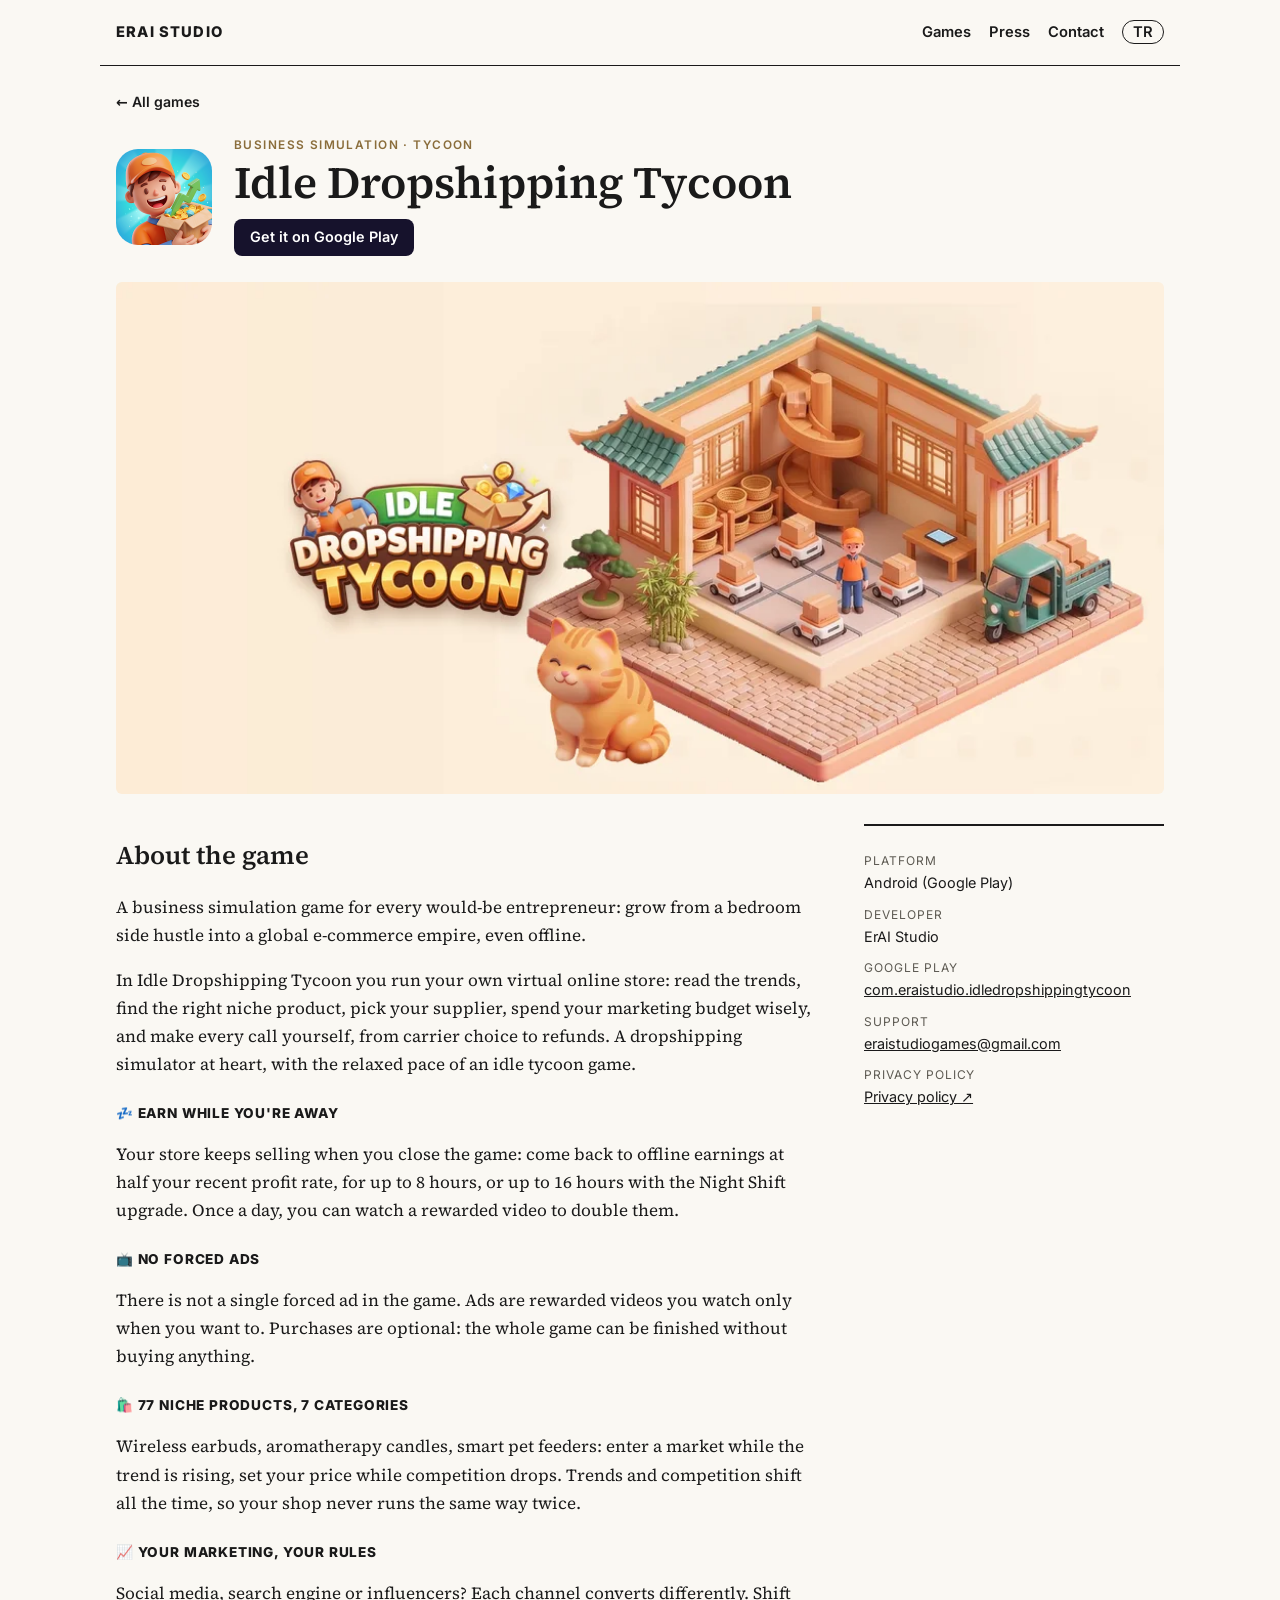
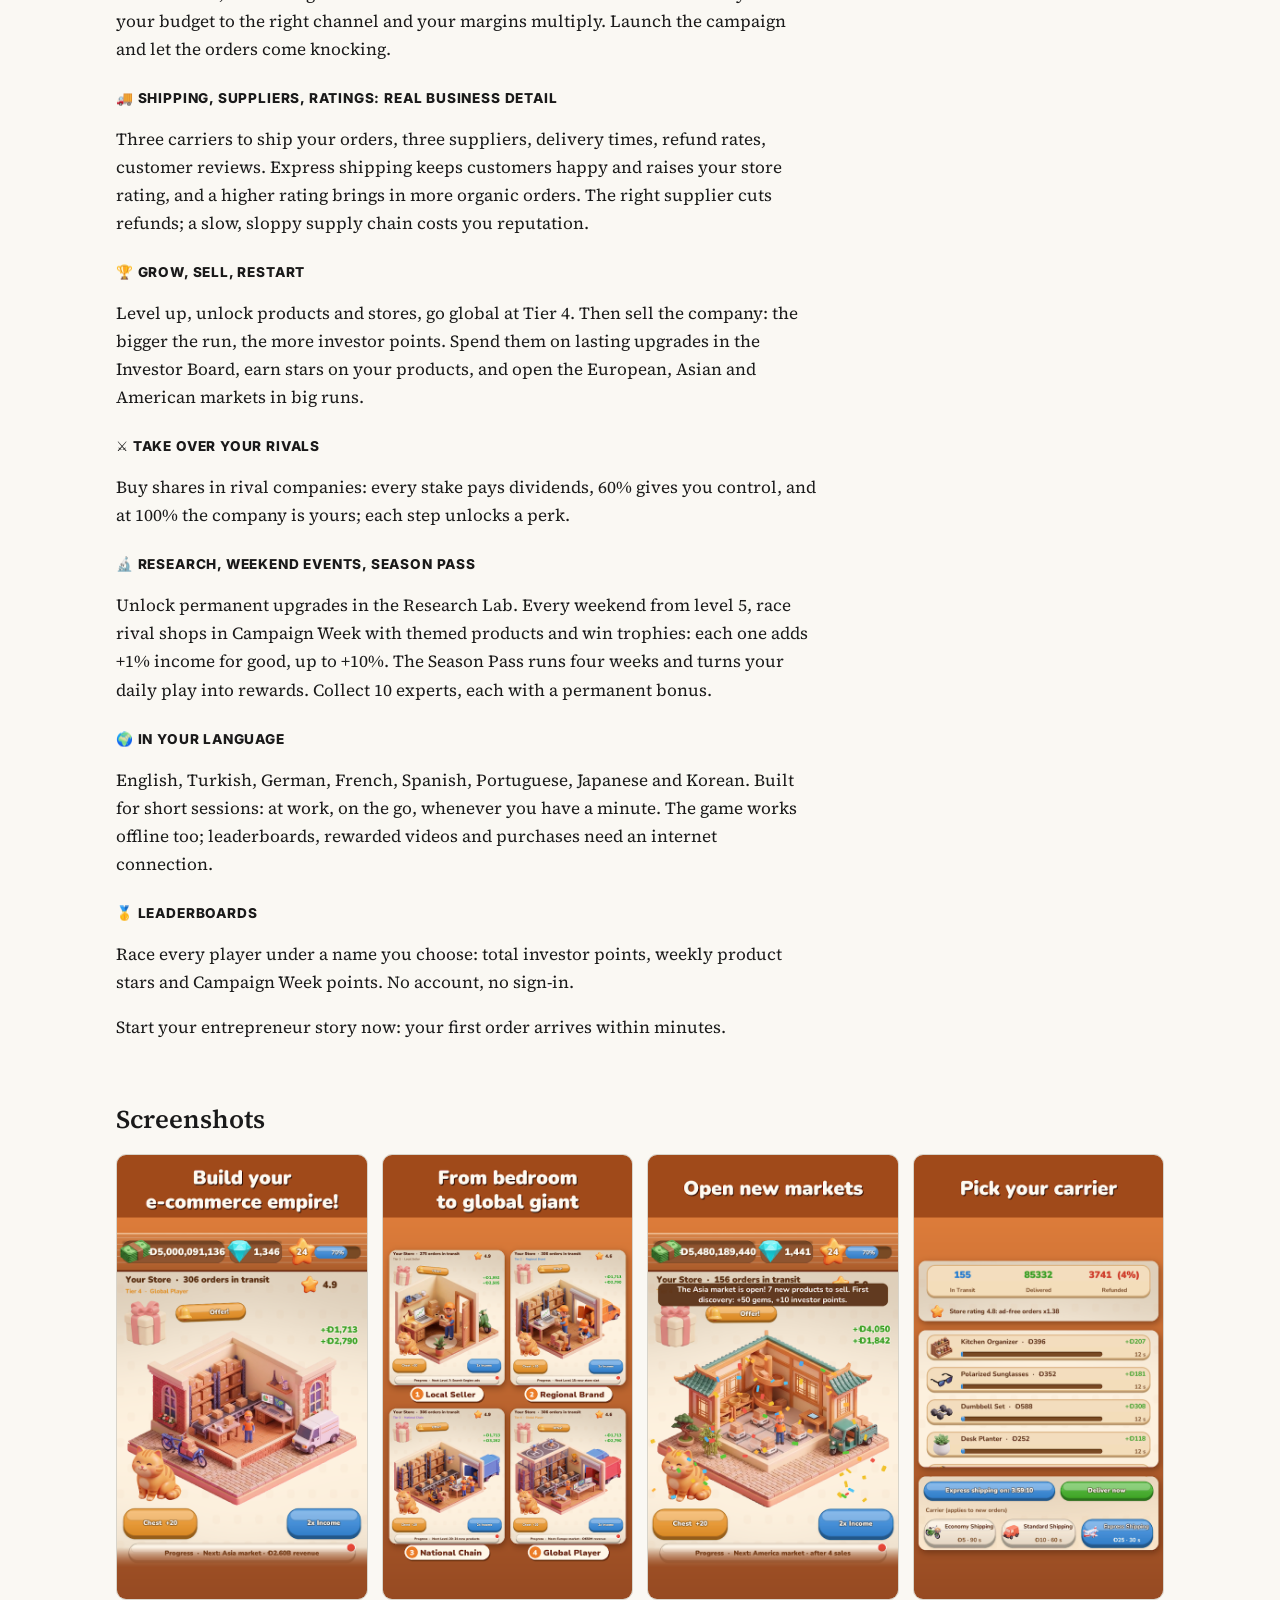
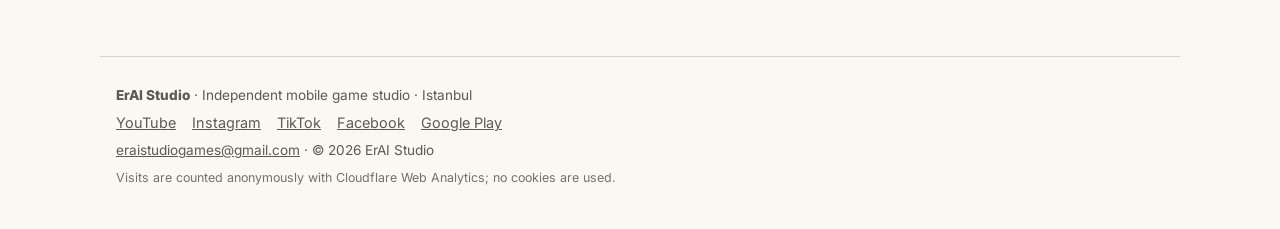
<file: games/idle-dropshipping-tycoon/index.html>
<!doctype html>
<html lang="en"><head><meta charset="utf-8"><meta name="viewport" content="width=device-width,initial-scale=1">
<title>Idle Dropshipping Tycoon · ErAI Studio</title><meta name="description" content="A business simulation game for every would-be entrepreneur: grow from a bedroom side hustle into a global e-commerce empire, even offline.">
<link rel="canonical" href="https://eraistudio.com/games/idle-dropshipping-tycoon/"><link rel="alternate" hreflang="en" href="https://eraistudio.com/games/idle-dropshipping-tycoon/"><link rel="alternate" hreflang="tr" href="https://eraistudio.com/tr/oyunlar/idle-dropshipping-tycoon/"><link rel="alternate" hreflang="x-default" href="https://eraistudio.com/games/idle-dropshipping-tycoon/">
<meta property="og:type" content="website"><meta property="og:site_name" content="ErAI Studio"><meta property="og:title" content="Idle Dropshipping Tycoon · ErAI Studio">
<meta property="og:description" content="A business simulation game for every would-be entrepreneur: grow from a bedroom side hustle into a global e-commerce empire, even offline."><meta property="og:url" content="https://eraistudio.com/games/idle-dropshipping-tycoon/"><meta property="og:image" content="https://eraistudio.com/img/idle-dropshipping-tycoon/feature-en.png">
<meta name="twitter:card" content="summary_large_image"><meta name="theme-color" content="#faf8f3">
<link rel="icon" href="/favicon.ico" sizes="any"><link rel="apple-touch-icon" href="/img/brand/apple-touch-icon.png">
<link rel="stylesheet" href="/fonts/fonts.css"><style>:root{--bg:#faf8f3;--ink:#1a1a1a;--muted:#5d5a52;--line:#d8d4ca;--accent:#8a6d3b;--card:#fff;--btn:#16122C;--btn-ink:#fff}
@media (prefers-color-scheme:dark){:root{--bg:#14131a;--ink:#ecebe6;--muted:#a7a49b;--line:#2e2c36;--accent:#d9b57a;--card:#1d1c24;--btn:#ecebe6;--btn-ink:#14131a}}
*{box-sizing:border-box}html{-webkit-text-size-adjust:100%}
body{margin:0;background:var(--bg);color:var(--ink);font:17px/1.65 'Source Serif 4',Georgia,serif}
img{max-width:100%;height:auto;display:block}a{color:inherit}
.top{display:flex;justify-content:space-between;align-items:center;gap:16px;flex-wrap:wrap;max-width:1080px;margin:0 auto;padding:22px 16px;border-bottom:1px solid var(--ink);font:600 .92rem/1.4 Inter,system-ui,sans-serif}
.logo{font-weight:800;letter-spacing:.08em;text-transform:uppercase;text-decoration:none}
.top nav a{margin-left:18px;text-decoration:none}.top nav a:hover{text-decoration:underline}
.lang{border:1px solid var(--ink);border-radius:999px;padding:2px 10px}
main{max-width:1080px;margin:0 auto;padding:0 16px}
.kicker{font:600 .74rem/1.4 Inter,system-ui,sans-serif;letter-spacing:.12em;text-transform:uppercase;color:var(--accent)}
.intro{padding:56px 0 34px}.intro h1{font-size:clamp(2.1rem,5vw,3.2rem);font-weight:600;line-height:1.1;margin:8px 0 14px;max-width:800px}
.lede{color:var(--muted);font-size:1.15rem;max-width:640px;margin:0}
.row{display:grid;grid-template-columns:1.2fr 1fr;gap:40px;align-items:center;padding:40px 0;border-top:1px solid var(--line)}
.row:nth-child(even) .img{order:2}
.row .img img{border-radius:4px}.row h2{font-size:2rem;font-weight:600;margin:6px 0 10px;line-height:1.15}.row h2 a{text-decoration:none}
.row p{color:var(--muted);margin:0 0 14px}
.links{font:600 .9rem/1.4 Inter,system-ui,sans-serif;display:flex;gap:18px;align-items:center;flex-wrap:wrap}
.play{display:inline-block;background:var(--btn);color:var(--btn-ink);text-decoration:none;padding:9px 16px;border-radius:8px;font:600 .9rem/1.3 Inter,system-ui,sans-serif}
.contact{border-top:1px solid var(--ink);padding:44px 0 56px}.contact h2{font-size:2rem;font-weight:600;margin:0 0 6px}
.contact p{color:var(--muted)}.mail{font-size:1.3rem;color:var(--ink)!important}
.soc{font:.9rem/1.6 Inter,system-ui,sans-serif}
.foot{max-width:1080px;margin:0 auto;padding:26px 16px 40px;border-top:1px solid var(--line);color:var(--muted);font:.85rem/1.8 Inter,system-ui,sans-serif;display:grid;gap:4px}
.foot .soc a{margin-right:12px}
.crumb{font:600 .88rem/1.4 Inter,system-ui,sans-serif;margin:26px 0 0}.crumb a{text-decoration:none}
.ghead{display:flex;gap:22px;align-items:center;padding:26px 0}.ghead .icon{border-radius:22px;width:96px;height:96px}
.ghead h1{font-size:clamp(1.9rem,4.5vw,2.8rem);font-weight:600;margin:4px 0 12px;line-height:1.1}.ghead p{margin:0}
.hero{border-radius:6px;width:100%}
.cols{display:grid;grid-template-columns:1fr 300px;gap:48px;padding:30px 0}
.text h2,.game>h2,.press h2{font-size:1.6rem;font-weight:600;margin:10px 0 8px}
.text h3{font:700 .85rem/1.4 Inter,system-ui,sans-serif;letter-spacing:.06em;margin:26px 0 6px}
.text ul{padding-left:20px}.text li{margin:4px 0}
.facts{border-top:2px solid var(--ink);padding-top:12px;font:.9rem/1.5 Inter,system-ui,sans-serif;align-self:start;position:sticky;top:16px}
.facts dt{color:var(--muted);font-size:.75rem;text-transform:uppercase;letter-spacing:.08em;margin-top:12px}.facts dd{margin:2px 0 0;overflow-wrap:anywhere}
.shots{display:grid;grid-template-columns:repeat(4,1fr);gap:14px;padding:6px 0 56px}.shots img{border-radius:10px;border:1px solid var(--line)}
.press{padding-bottom:56px}.logos{display:grid;grid-template-columns:repeat(3,1fr);gap:16px}
.dl{margin:0;background:var(--card);border:1px solid var(--line);border-radius:8px;padding:14px}.dl.dark{background:#0E0E16}
.dl img{height:110px;width:100%;object-fit:contain}.dl figcaption{font:.85rem Inter,system-ui,sans-serif;margin-top:8px}.dl.dark figcaption a{color:#fff}
.pk{border-top:1px solid var(--line);padding:22px 0}.pk h3{font-size:1.4rem;font-weight:600;margin:0}.pk p{font:.88rem/1.6 Inter,system-ui,sans-serif}
.pkimg{display:grid;grid-template-columns:120px 1fr;gap:14px;align-items:center;max-width:620px}.pkimg img:first-child{border-radius:24px}
@media (max-width:760px){.row{grid-template-columns:1fr;gap:18px;padding:30px 0}.row .img{order:0!important}
.cols{grid-template-columns:1fr;gap:20px}.facts{position:static}.shots{grid-template-columns:repeat(2,1fr)}
.logos{grid-template-columns:1fr}.ghead .icon{width:72px;height:72px;border-radius:16px}.top nav a{margin-left:12px}}
.row>*,.cols>*,.ghead>*{min-width:0}
@media (max-width:760px){.top{padding:12px 16px}.top nav{display:flex;flex-wrap:wrap;align-items:center;gap:2px 4px;margin-left:-10px}
.top nav a{margin:0;padding:12px 10px;min-height:44px;display:inline-flex;align-items:center}.top nav a.lang{padding:8px 12px;min-height:36px;margin-left:6px}
.logo{display:inline-block;padding:10px 0}
.links a,.crumb a,.foot a,.soc a,.facts dd a,.pk p a,.dl figcaption a,.contact a{display:inline-block;padding:10px 0;min-height:44px}
.links{gap:4px 18px}.foot .soc a{margin-right:16px}.play{padding:12px 18px}}
.foot .note{font-size:.78rem;opacity:.85}
</style><script type="application/ld+json">{"@context": "https://schema.org", "@type": ["VideoGame", "MobileApplication"], "name": "Idle Dropshipping Tycoon", "alternateName": "Idle Dropshipping Tycoon", "description": "A business simulation game for every would-be entrepreneur: grow from a bedroom side hustle into a global e-commerce empire, even offline.", "url": "https://eraistudio.com/games/idle-dropshipping-tycoon/", "image": "https://eraistudio.com/img/idle-dropshipping-tycoon/feature-en.webp", "genre": ["Simulation", "Tycoon"], "gamePlatform": "Android", "operatingSystem": "Android", "applicationCategory": "GameApplication", "inLanguage": "en", "installUrl": "https://play.google.com/store/apps/details?id=com.eraistudio.idledropshippingtycoon&hl=en&utm_source=eraistudio.com&utm_medium=website&utm_campaign=game_en", "sameAs": ["https://play.google.com/store/apps/details?id=com.eraistudio.idledropshippingtycoon"], "author": {"@type": "Organization", "name": "ErAI Studio", "url": "https://eraistudio.com/"}, "publisher": {"@type": "Organization", "name": "ErAI Studio", "url": "https://eraistudio.com/"}}</script></head>
<body><header class="top"><a class="logo" href="/" lang="en">ErAI Studio</a>
<nav><a href="/#games">Games</a><a href="/press/">Press</a><a href="/#contact">Contact</a><a class="lang" href="/tr/oyunlar/idle-dropshipping-tycoon/" hreflang="tr" lang="tr">TR</a></nav></header>
<main><article class="game"><p class="crumb"><a href="/#games">← All games</a></p>
<header class="ghead"><img class="icon" src="/img/idle-dropshipping-tycoon/icon.webp" width="96" height="96" alt="">
<div><div class="kicker">Business simulation · Tycoon</div><h1>Idle Dropshipping Tycoon</h1>
<p><a class="play" href="https://play.google.com/store/apps/details?id=com.eraistudio.idledropshippingtycoon&hl=en&utm_source=eraistudio.com&utm_medium=website&utm_campaign=game_en">Get it on Google Play</a></p></div></header>
<img class="hero" src="/img/idle-dropshipping-tycoon/feature-en.webp" width="1024" height="500" alt="Idle Dropshipping Tycoon">
<div class="cols"><div class="text"><h2>About the game</h2><p>A business simulation game for every would-be entrepreneur: grow from a bedroom side hustle into a global e-commerce empire, even offline.</p>
<p>In Idle Dropshipping Tycoon you run your own virtual online store: read the trends, find the right niche product, pick your supplier, spend your marketing budget wisely, and make every call yourself, from carrier choice to refunds. A dropshipping simulator at heart, with the relaxed pace of an idle tycoon game.</p>
<h3>💤 EARN WHILE YOU&#x27;RE AWAY</h3>
<p>Your store keeps selling when you close the game: come back to offline earnings at half your recent profit rate, for up to 8 hours, or up to 16 hours with the Night Shift upgrade. Once a day, you can watch a rewarded video to double them.</p>
<h3>📺 NO FORCED ADS</h3>
<p>There is not a single forced ad in the game. Ads are rewarded videos you watch only when you want to. Purchases are optional: the whole game can be finished without buying anything.</p>
<h3>🛍️ 77 NICHE PRODUCTS, 7 CATEGORIES</h3>
<p>Wireless earbuds, aromatherapy candles, smart pet feeders: enter a market while the trend is rising, set your price while competition drops. Trends and competition shift all the time, so your shop never runs the same way twice.</p>
<h3>📈 YOUR MARKETING, YOUR RULES</h3>
<p>Social media, search engine or influencers? Each channel converts differently. Shift your budget to the right channel and your margins multiply. Launch the campaign and let the orders come knocking.</p>
<h3>🚚 SHIPPING, SUPPLIERS, RATINGS: REAL BUSINESS DETAIL</h3>
<p>Three carriers to ship your orders, three suppliers, delivery times, refund rates, customer reviews. Express shipping keeps customers happy and raises your store rating, and a higher rating brings in more organic orders. The right supplier cuts refunds; a slow, sloppy supply chain costs you reputation.</p>
<h3>🏆 GROW, SELL, RESTART</h3>
<p>Level up, unlock products and stores, go global at Tier 4. Then sell the company: the bigger the run, the more investor points. Spend them on lasting upgrades in the Investor Board, earn stars on your products, and open the European, Asian and American markets in big runs.</p>
<h3>⚔️ TAKE OVER YOUR RIVALS</h3>
<p>Buy shares in rival companies: every stake pays dividends, 60% gives you control, and at 100% the company is yours; each step unlocks a perk.</p>
<h3>🔬 RESEARCH, WEEKEND EVENTS, SEASON PASS</h3>
<p>Unlock permanent upgrades in the Research Lab. Every weekend from level 5, race rival shops in Campaign Week with themed products and win trophies: each one adds +1% income for good, up to +10%. The Season Pass runs four weeks and turns your daily play into rewards. Collect 10 experts, each with a permanent bonus.</p>
<h3>🌍 IN YOUR LANGUAGE</h3>
<p>English, Turkish, German, French, Spanish, Portuguese, Japanese and Korean. Built for short sessions: at work, on the go, whenever you have a minute. The game works offline too; leaderboards, rewarded videos and purchases need an internet connection.</p>
<h3>🥇 LEADERBOARDS</h3>
<p>Race every player under a name you choose: total investor points, weekly product stars and Campaign Week points. No account, no sign-in.</p>
<p>Start your entrepreneur story now: your first order arrives within minutes.</p></div>
<aside class="facts"><dl><dt>Platform</dt><dd>Android (Google Play)</dd><dt>Developer</dt><dd>ErAI Studio</dd>
<dt>Google Play</dt><dd><a href="https://play.google.com/store/apps/details?id=com.eraistudio.idledropshippingtycoon&hl=en&utm_source=eraistudio.com&utm_medium=website&utm_campaign=game_en">com.eraistudio.idledropshippingtycoon</a></dd><dt>Support</dt><dd><a href="mailto:eraistudiogames@gmail.com">eraistudiogames@gmail.com</a></dd>
<dt>Privacy policy</dt><dd><a href="https://sites.google.com/view/idledropshippingtycoongizlilik">Privacy policy ↗</a></dd></dl></aside></div>
<h2>Screenshots</h2><div class="shots"><img src="/img/idle-dropshipping-tycoon/shot-en-1.webp" alt="Idle Dropshipping Tycoon – screenshots 1" loading="lazy"><img src="/img/idle-dropshipping-tycoon/shot-en-2.webp" alt="Idle Dropshipping Tycoon – screenshots 2" loading="lazy"><img src="/img/idle-dropshipping-tycoon/shot-en-3.webp" alt="Idle Dropshipping Tycoon – screenshots 3" loading="lazy"><img src="/img/idle-dropshipping-tycoon/shot-en-4.webp" alt="Idle Dropshipping Tycoon – screenshots 4" loading="lazy"></div></article></main>
<footer class="foot"><div><strong>ErAI Studio</strong> · Independent mobile game studio · Istanbul</div>
<div class="soc"><a href="https://www.youtube.com/@eraistudiogames" rel="me noopener">YouTube</a> <a href="https://www.instagram.com/eraistudiogames/" rel="me noopener">Instagram</a> <a href="https://www.tiktok.com/@eraistudio_games" rel="me noopener">TikTok</a> <a href="https://www.facebook.com/profile.php?id=61594981989212" rel="me noopener">Facebook</a> <a href="https://play.google.com/store/apps/dev?id=8369372898684036857" rel="me noopener">Google Play</a></div>
<div><a href="mailto:eraistudiogames@gmail.com">eraistudiogames@gmail.com</a> · © 2026 ErAI Studio</div><div class="note">Visits are counted anonymously with Cloudflare Web Analytics; no cookies are used.</div></footer>
<script defer src="https://static.cloudflareinsights.com/beacon.min.js" data-cf-beacon='{"token": "5d2d8a663fc64ab697e183c93caa1a09"}'></script></body></html>
</file>
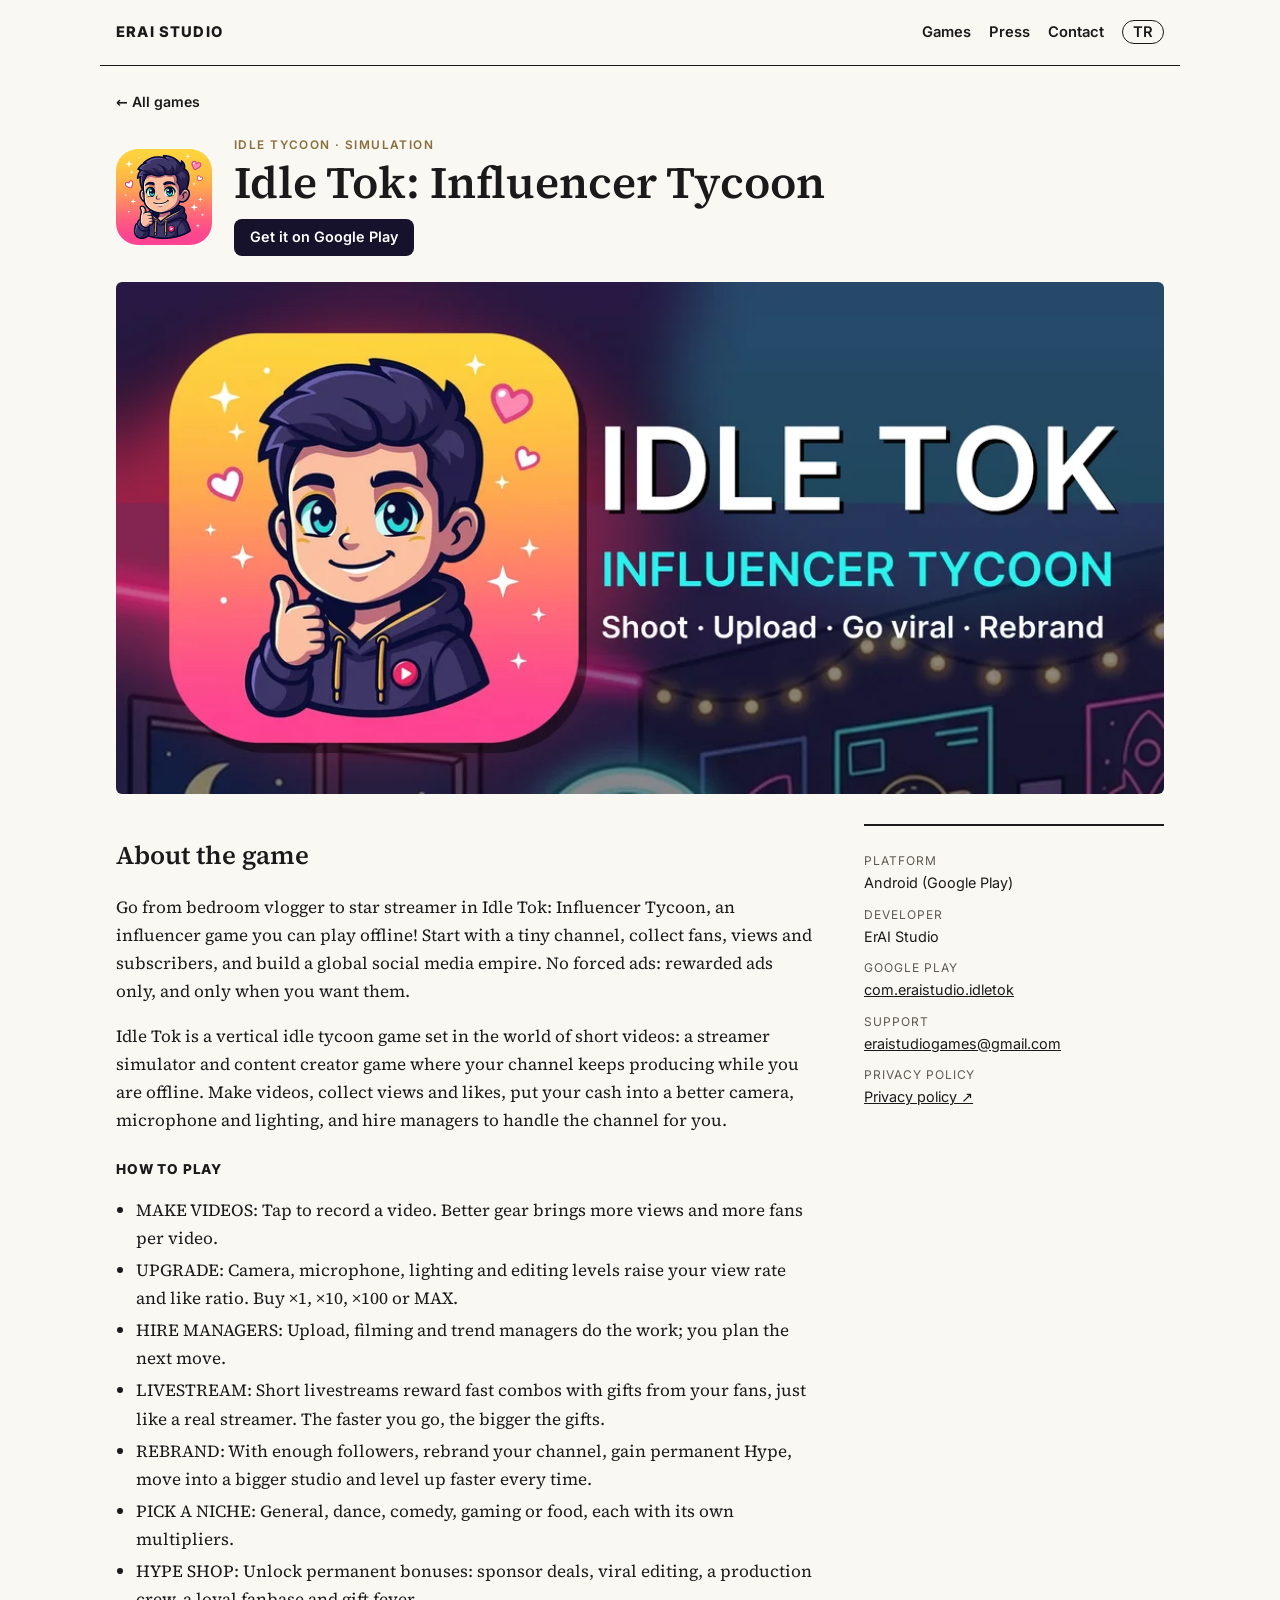
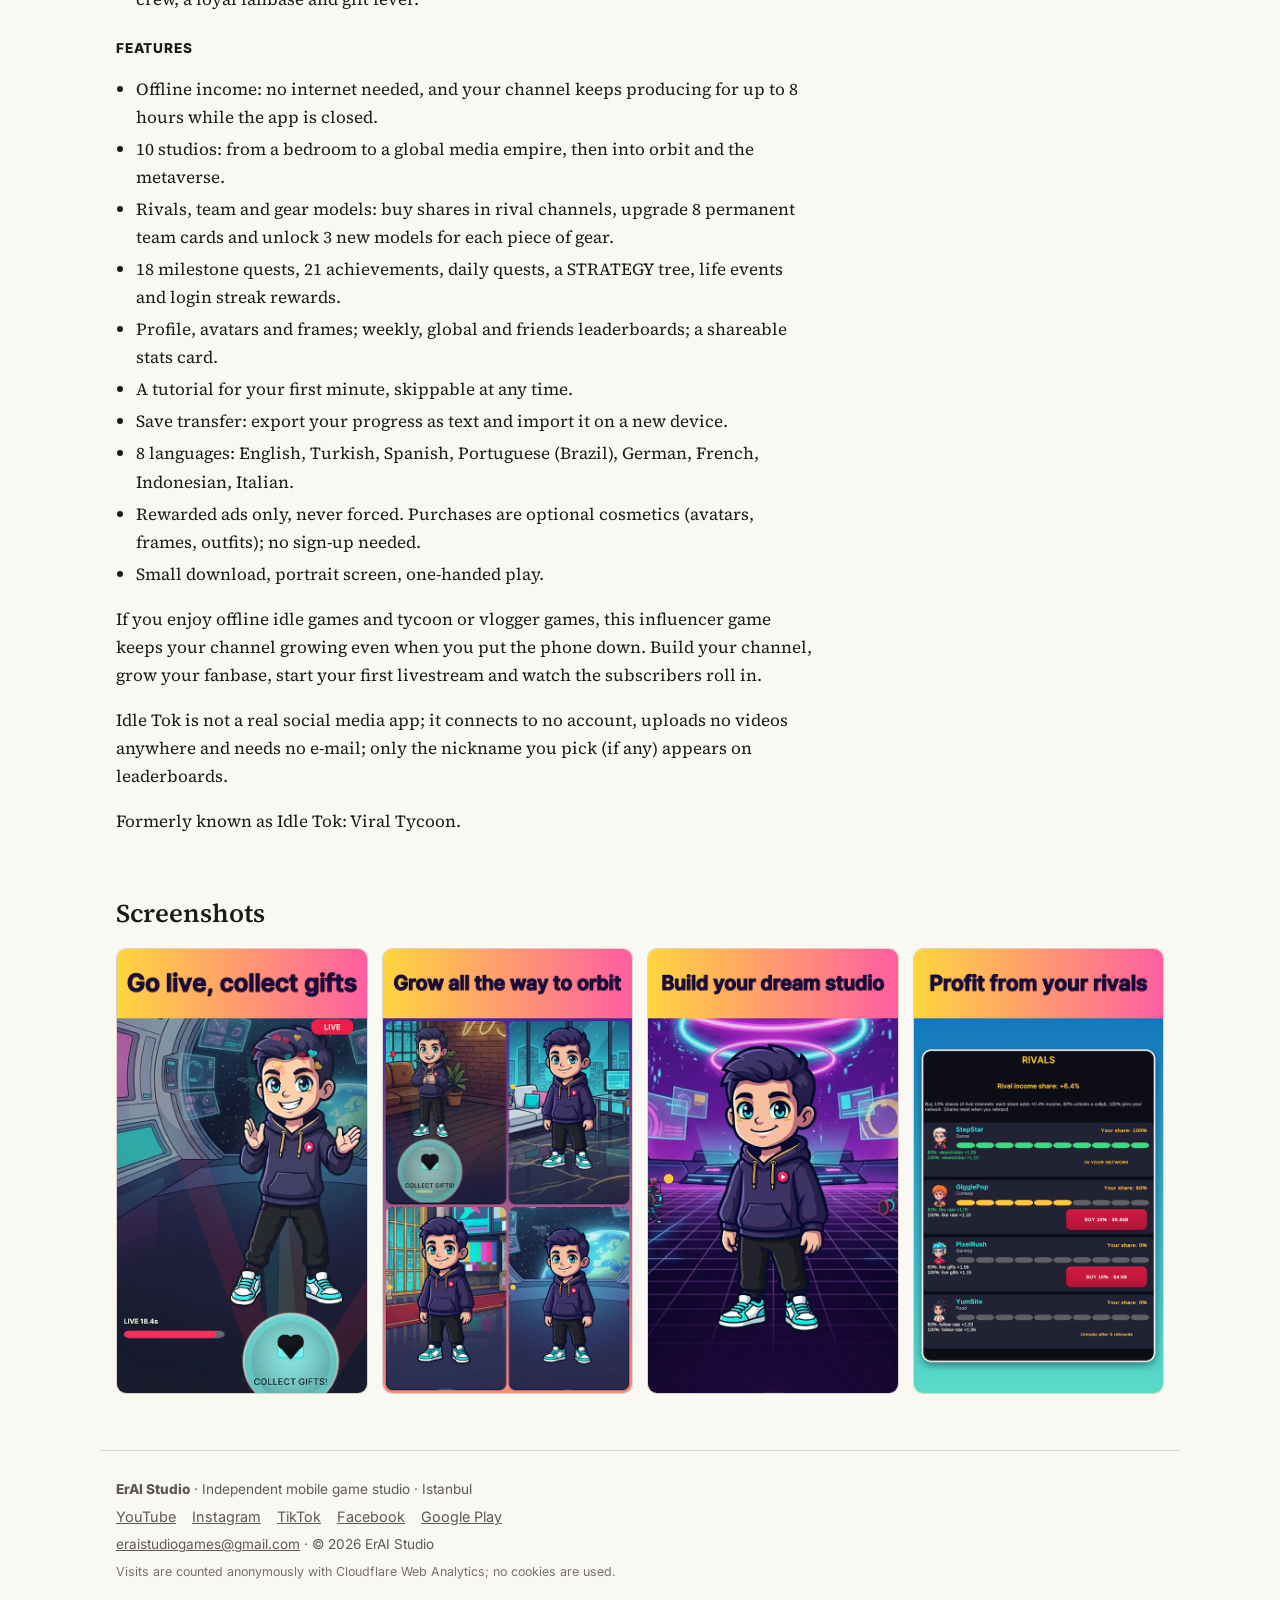
<file: games/idle-tok/index.html>
<!doctype html>
<html lang="en"><head><meta charset="utf-8"><meta name="viewport" content="width=device-width,initial-scale=1">
<title>Idle Tok: Influencer Tycoon · ErAI Studio</title><meta name="description" content="Go from bedroom vlogger to star streamer in Idle Tok: Influencer Tycoon, an influencer game you can play offline! Start with a tiny channel, collect fans,…">
<link rel="canonical" href="https://eraistudio.com/games/idle-tok/"><link rel="alternate" hreflang="en" href="https://eraistudio.com/games/idle-tok/"><link rel="alternate" hreflang="tr" href="https://eraistudio.com/tr/oyunlar/idle-tok/"><link rel="alternate" hreflang="x-default" href="https://eraistudio.com/games/idle-tok/">
<meta property="og:type" content="website"><meta property="og:site_name" content="ErAI Studio"><meta property="og:title" content="Idle Tok: Influencer Tycoon · ErAI Studio">
<meta property="og:description" content="Go from bedroom vlogger to star streamer in Idle Tok: Influencer Tycoon, an influencer game you can play offline! Start with a tiny channel, collect fans,…"><meta property="og:url" content="https://eraistudio.com/games/idle-tok/"><meta property="og:image" content="https://eraistudio.com/img/idle-tok/feature-en.png">
<meta name="twitter:card" content="summary_large_image"><meta name="theme-color" content="#faf8f3">
<link rel="icon" href="/favicon.ico" sizes="any"><link rel="apple-touch-icon" href="/img/brand/apple-touch-icon.png">
<link rel="stylesheet" href="/fonts/fonts.css"><style>:root{--bg:#faf8f3;--ink:#1a1a1a;--muted:#5d5a52;--line:#d8d4ca;--accent:#8a6d3b;--card:#fff;--btn:#16122C;--btn-ink:#fff}
@media (prefers-color-scheme:dark){:root{--bg:#14131a;--ink:#ecebe6;--muted:#a7a49b;--line:#2e2c36;--accent:#d9b57a;--card:#1d1c24;--btn:#ecebe6;--btn-ink:#14131a}}
*{box-sizing:border-box}html{-webkit-text-size-adjust:100%}
body{margin:0;background:var(--bg);color:var(--ink);font:17px/1.65 'Source Serif 4',Georgia,serif}
img{max-width:100%;height:auto;display:block}a{color:inherit}
.top{display:flex;justify-content:space-between;align-items:center;gap:16px;flex-wrap:wrap;max-width:1080px;margin:0 auto;padding:22px 16px;border-bottom:1px solid var(--ink);font:600 .92rem/1.4 Inter,system-ui,sans-serif}
.logo{font-weight:800;letter-spacing:.08em;text-transform:uppercase;text-decoration:none}
.top nav a{margin-left:18px;text-decoration:none}.top nav a:hover{text-decoration:underline}
.lang{border:1px solid var(--ink);border-radius:999px;padding:2px 10px}
main{max-width:1080px;margin:0 auto;padding:0 16px}
.kicker{font:600 .74rem/1.4 Inter,system-ui,sans-serif;letter-spacing:.12em;text-transform:uppercase;color:var(--accent)}
.intro{padding:56px 0 34px}.intro h1{font-size:clamp(2.1rem,5vw,3.2rem);font-weight:600;line-height:1.1;margin:8px 0 14px;max-width:800px}
.lede{color:var(--muted);font-size:1.15rem;max-width:640px;margin:0}
.row{display:grid;grid-template-columns:1.2fr 1fr;gap:40px;align-items:center;padding:40px 0;border-top:1px solid var(--line)}
.row:nth-child(even) .img{order:2}
.row .img img{border-radius:4px}.row h2{font-size:2rem;font-weight:600;margin:6px 0 10px;line-height:1.15}.row h2 a{text-decoration:none}
.row p{color:var(--muted);margin:0 0 14px}
.links{font:600 .9rem/1.4 Inter,system-ui,sans-serif;display:flex;gap:18px;align-items:center;flex-wrap:wrap}
.play{display:inline-block;background:var(--btn);color:var(--btn-ink);text-decoration:none;padding:9px 16px;border-radius:8px;font:600 .9rem/1.3 Inter,system-ui,sans-serif}
.contact{border-top:1px solid var(--ink);padding:44px 0 56px}.contact h2{font-size:2rem;font-weight:600;margin:0 0 6px}
.contact p{color:var(--muted)}.mail{font-size:1.3rem;color:var(--ink)!important}
.soc{font:.9rem/1.6 Inter,system-ui,sans-serif}
.foot{max-width:1080px;margin:0 auto;padding:26px 16px 40px;border-top:1px solid var(--line);color:var(--muted);font:.85rem/1.8 Inter,system-ui,sans-serif;display:grid;gap:4px}
.foot .soc a{margin-right:12px}
.crumb{font:600 .88rem/1.4 Inter,system-ui,sans-serif;margin:26px 0 0}.crumb a{text-decoration:none}
.ghead{display:flex;gap:22px;align-items:center;padding:26px 0}.ghead .icon{border-radius:22px;width:96px;height:96px}
.ghead h1{font-size:clamp(1.9rem,4.5vw,2.8rem);font-weight:600;margin:4px 0 12px;line-height:1.1}.ghead p{margin:0}
.hero{border-radius:6px;width:100%}
.cols{display:grid;grid-template-columns:1fr 300px;gap:48px;padding:30px 0}
.text h2,.game>h2,.press h2{font-size:1.6rem;font-weight:600;margin:10px 0 8px}
.text h3{font:700 .85rem/1.4 Inter,system-ui,sans-serif;letter-spacing:.06em;margin:26px 0 6px}
.text ul{padding-left:20px}.text li{margin:4px 0}
.facts{border-top:2px solid var(--ink);padding-top:12px;font:.9rem/1.5 Inter,system-ui,sans-serif;align-self:start;position:sticky;top:16px}
.facts dt{color:var(--muted);font-size:.75rem;text-transform:uppercase;letter-spacing:.08em;margin-top:12px}.facts dd{margin:2px 0 0;overflow-wrap:anywhere}
.shots{display:grid;grid-template-columns:repeat(4,1fr);gap:14px;padding:6px 0 56px}.shots img{border-radius:10px;border:1px solid var(--line)}
.press{padding-bottom:56px}.logos{display:grid;grid-template-columns:repeat(3,1fr);gap:16px}
.dl{margin:0;background:var(--card);border:1px solid var(--line);border-radius:8px;padding:14px}.dl.dark{background:#0E0E16}
.dl img{height:110px;width:100%;object-fit:contain}.dl figcaption{font:.85rem Inter,system-ui,sans-serif;margin-top:8px}.dl.dark figcaption a{color:#fff}
.pk{border-top:1px solid var(--line);padding:22px 0}.pk h3{font-size:1.4rem;font-weight:600;margin:0}.pk p{font:.88rem/1.6 Inter,system-ui,sans-serif}
.pkimg{display:grid;grid-template-columns:120px 1fr;gap:14px;align-items:center;max-width:620px}.pkimg img:first-child{border-radius:24px}
@media (max-width:760px){.row{grid-template-columns:1fr;gap:18px;padding:30px 0}.row .img{order:0!important}
.cols{grid-template-columns:1fr;gap:20px}.facts{position:static}.shots{grid-template-columns:repeat(2,1fr)}
.logos{grid-template-columns:1fr}.ghead .icon{width:72px;height:72px;border-radius:16px}.top nav a{margin-left:12px}}
.row>*,.cols>*,.ghead>*{min-width:0}
@media (max-width:760px){.top{padding:12px 16px}.top nav{display:flex;flex-wrap:wrap;align-items:center;gap:2px 4px;margin-left:-10px}
.top nav a{margin:0;padding:12px 10px;min-height:44px;display:inline-flex;align-items:center}.top nav a.lang{padding:8px 12px;min-height:36px;margin-left:6px}
.logo{display:inline-block;padding:10px 0}
.links a,.crumb a,.foot a,.soc a,.facts dd a,.pk p a,.dl figcaption a,.contact a{display:inline-block;padding:10px 0;min-height:44px}
.links{gap:4px 18px}.foot .soc a{margin-right:16px}.play{padding:12px 18px}}
.foot .note{font-size:.78rem;opacity:.85}
</style><script type="application/ld+json">{"@context": "https://schema.org", "@type": ["VideoGame", "MobileApplication"], "name": "Idle Tok: Influencer Tycoon", "alternateName": "Idle Tok: Influencer Tycoon", "description": "Go from bedroom vlogger to star streamer in Idle Tok: Influencer Tycoon, an influencer game you can play offline! Start with a tiny channel, collect fans, views and subscribers, and build a global social media empire. No forced ads: rewarded ads only, and only when you want them.", "url": "https://eraistudio.com/games/idle-tok/", "image": "https://eraistudio.com/img/idle-tok/feature-en.webp", "genre": ["Idle", "Simulation"], "gamePlatform": "Android", "operatingSystem": "Android", "applicationCategory": "GameApplication", "inLanguage": "en", "installUrl": "https://play.google.com/store/apps/details?id=com.eraistudio.idletok&hl=en&utm_source=eraistudio.com&utm_medium=website&utm_campaign=game_en", "sameAs": ["https://play.google.com/store/apps/details?id=com.eraistudio.idletok"], "author": {"@type": "Organization", "name": "ErAI Studio", "url": "https://eraistudio.com/"}, "publisher": {"@type": "Organization", "name": "ErAI Studio", "url": "https://eraistudio.com/"}}</script></head>
<body><header class="top"><a class="logo" href="/" lang="en">ErAI Studio</a>
<nav><a href="/#games">Games</a><a href="/press/">Press</a><a href="/#contact">Contact</a><a class="lang" href="/tr/oyunlar/idle-tok/" hreflang="tr" lang="tr">TR</a></nav></header>
<main><article class="game"><p class="crumb"><a href="/#games">← All games</a></p>
<header class="ghead"><img class="icon" src="/img/idle-tok/icon.webp" width="96" height="96" alt="">
<div><div class="kicker">Idle tycoon · Simulation</div><h1>Idle Tok: Influencer Tycoon</h1>
<p><a class="play" href="https://play.google.com/store/apps/details?id=com.eraistudio.idletok&hl=en&utm_source=eraistudio.com&utm_medium=website&utm_campaign=game_en">Get it on Google Play</a></p></div></header>
<img class="hero" src="/img/idle-tok/feature-en.webp" width="1024" height="500" alt="Idle Tok: Influencer Tycoon">
<div class="cols"><div class="text"><h2>About the game</h2><p>Go from bedroom vlogger to star streamer in Idle Tok: Influencer Tycoon, an influencer game you can play offline! Start with a tiny channel, collect fans, views and subscribers, and build a global social media empire. No forced ads: rewarded ads only, and only when you want them.</p>
<p>Idle Tok is a vertical idle tycoon game set in the world of short videos: a streamer simulator and content creator game where your channel keeps producing while you are offline. Make videos, collect views and likes, put your cash into a better camera, microphone and lighting, and hire managers to handle the channel for you.</p>
<h3>HOW TO PLAY</h3>
<ul>
<li>MAKE VIDEOS: Tap to record a video. Better gear brings more views and more fans per video.</li>
<li>UPGRADE: Camera, microphone, lighting and editing levels raise your view rate and like ratio. Buy ×1, ×10, ×100 or MAX.</li>
<li>HIRE MANAGERS: Upload, filming and trend managers do the work; you plan the next move.</li>
<li>LIVESTREAM: Short livestreams reward fast combos with gifts from your fans, just like a real streamer. The faster you go, the bigger the gifts.</li>
<li>REBRAND: With enough followers, rebrand your channel, gain permanent Hype, move into a bigger studio and level up faster every time.</li>
<li>PICK A NICHE: General, dance, comedy, gaming or food, each with its own multipliers.</li>
<li>HYPE SHOP: Unlock permanent bonuses: sponsor deals, viral editing, a production crew, a loyal fanbase and gift fever.</li>
</ul>
<h3>FEATURES</h3>
<ul>
<li>Offline income: no internet needed, and your channel keeps producing for up to 8 hours while the app is closed.</li>
<li>10 studios: from a bedroom to a global media empire, then into orbit and the metaverse.</li>
<li>Rivals, team and gear models: buy shares in rival channels, upgrade 8 permanent team cards and unlock 3 new models for each piece of gear.</li>
<li>18 milestone quests, 21 achievements, daily quests, a STRATEGY tree, life events and login streak rewards.</li>
<li>Profile, avatars and frames; weekly, global and friends leaderboards; a shareable stats card.</li>
<li>A tutorial for your first minute, skippable at any time.</li>
<li>Save transfer: export your progress as text and import it on a new device.</li>
<li>8 languages: English, Turkish, Spanish, Portuguese (Brazil), German, French, Indonesian, Italian.</li>
<li>Rewarded ads only, never forced. Purchases are optional cosmetics (avatars, frames, outfits); no sign-up needed.</li>
<li>Small download, portrait screen, one-handed play.</li>
</ul>
<p>If you enjoy offline idle games and tycoon or vlogger games, this influencer game keeps your channel growing even when you put the phone down. Build your channel, grow your fanbase, start your first livestream and watch the subscribers roll in.</p>
<p>Idle Tok is not a real social media app; it connects to no account, uploads no videos anywhere and needs no e-mail; only the nickname you pick (if any) appears on leaderboards.</p>
<p>Formerly known as Idle Tok: Viral Tycoon.</p></div>
<aside class="facts"><dl><dt>Platform</dt><dd>Android (Google Play)</dd><dt>Developer</dt><dd>ErAI Studio</dd>
<dt>Google Play</dt><dd><a href="https://play.google.com/store/apps/details?id=com.eraistudio.idletok&hl=en&utm_source=eraistudio.com&utm_medium=website&utm_campaign=game_en">com.eraistudio.idletok</a></dd><dt>Support</dt><dd><a href="mailto:eraistudiogames@gmail.com">eraistudiogames@gmail.com</a></dd>
<dt>Privacy policy</dt><dd><a href="https://sites.google.com/view/idletokgizlilikpolitikasi">Privacy policy ↗</a></dd></dl></aside></div>
<h2>Screenshots</h2><div class="shots"><img src="/img/idle-tok/shot-en-1.webp" alt="Idle Tok: Influencer Tycoon – screenshots 1" loading="lazy"><img src="/img/idle-tok/shot-en-2.webp" alt="Idle Tok: Influencer Tycoon – screenshots 2" loading="lazy"><img src="/img/idle-tok/shot-en-3.webp" alt="Idle Tok: Influencer Tycoon – screenshots 3" loading="lazy"><img src="/img/idle-tok/shot-en-4.webp" alt="Idle Tok: Influencer Tycoon – screenshots 4" loading="lazy"></div></article></main>
<footer class="foot"><div><strong>ErAI Studio</strong> · Independent mobile game studio · Istanbul</div>
<div class="soc"><a href="https://www.youtube.com/@eraistudiogames" rel="me noopener">YouTube</a> <a href="https://www.instagram.com/eraistudiogames/" rel="me noopener">Instagram</a> <a href="https://www.tiktok.com/@eraistudio_games" rel="me noopener">TikTok</a> <a href="https://www.facebook.com/profile.php?id=61594981989212" rel="me noopener">Facebook</a> <a href="https://play.google.com/store/apps/dev?id=8369372898684036857" rel="me noopener">Google Play</a></div>
<div><a href="mailto:eraistudiogames@gmail.com">eraistudiogames@gmail.com</a> · © 2026 ErAI Studio</div><div class="note">Visits are counted anonymously with Cloudflare Web Analytics; no cookies are used.</div></footer>
<script defer src="https://static.cloudflareinsights.com/beacon.min.js" data-cf-beacon='{"token": "5d2d8a663fc64ab697e183c93caa1a09"}'></script></body></html>
</file>
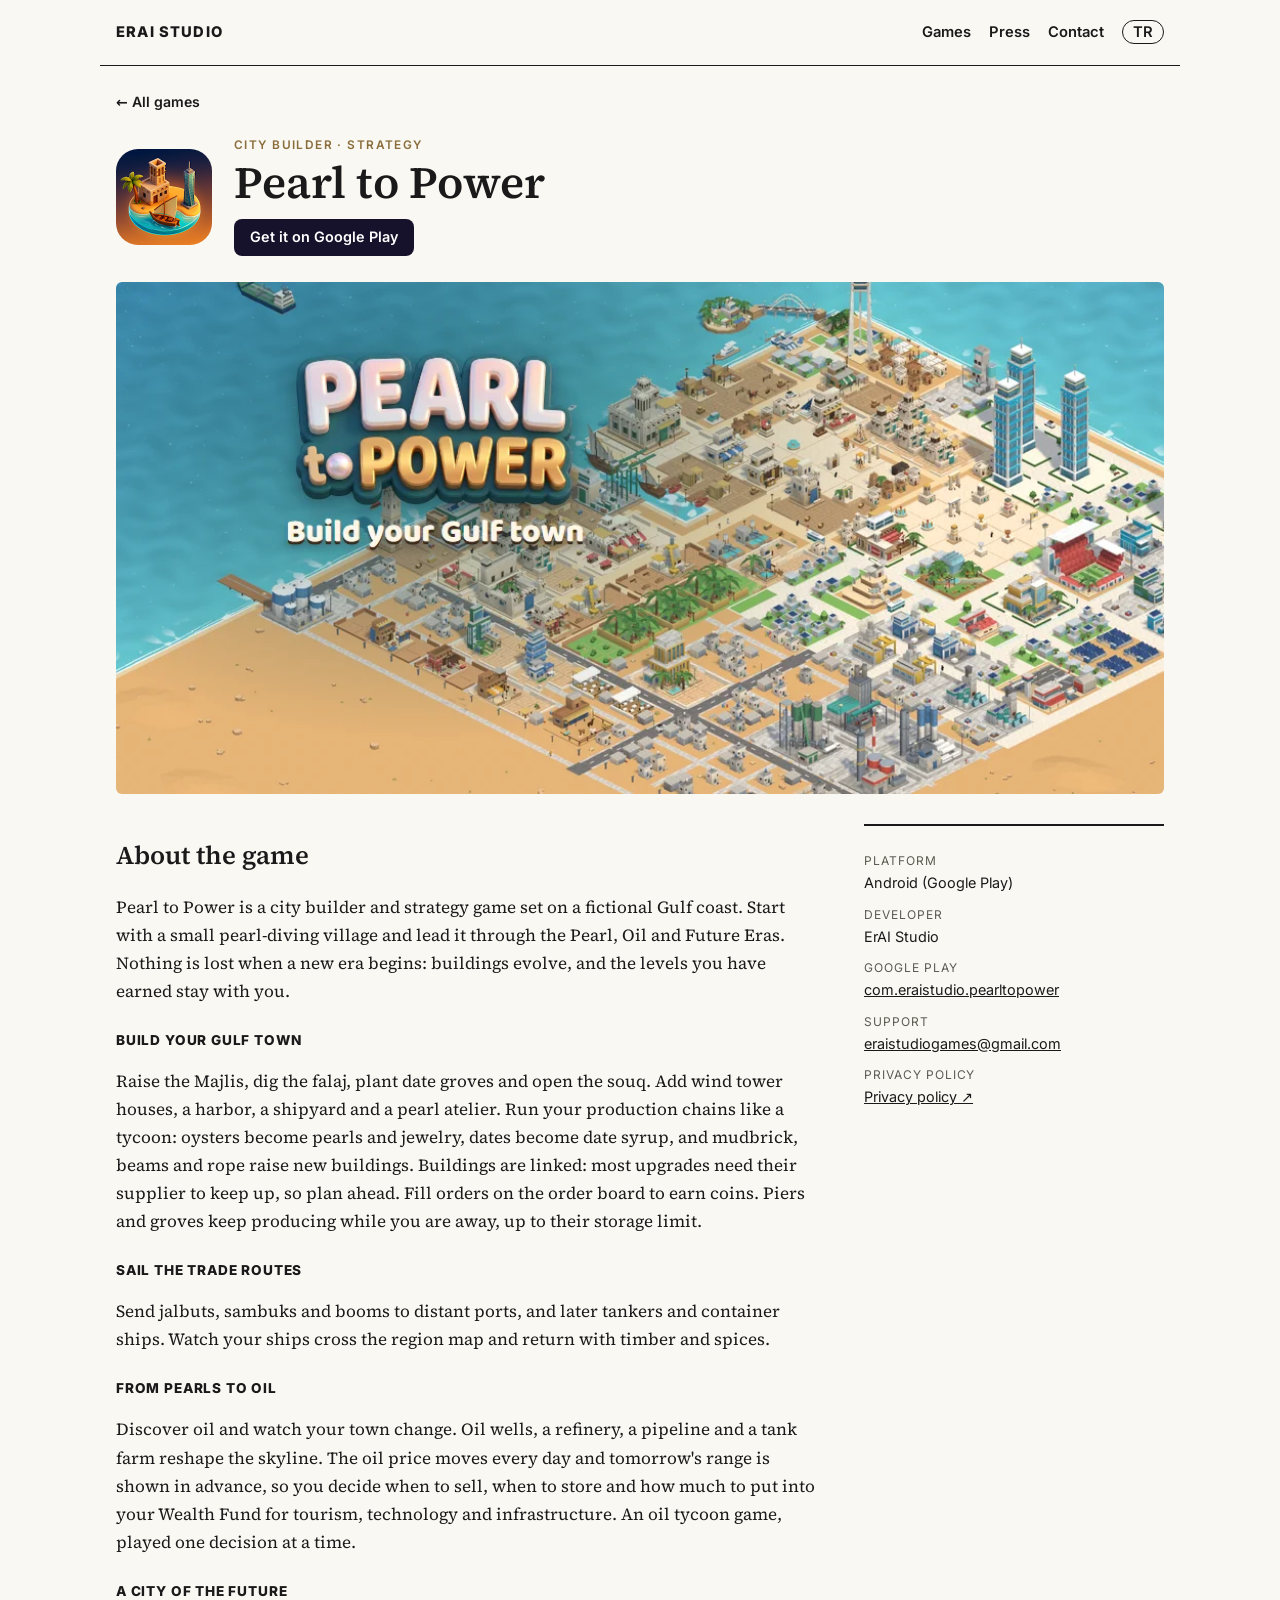
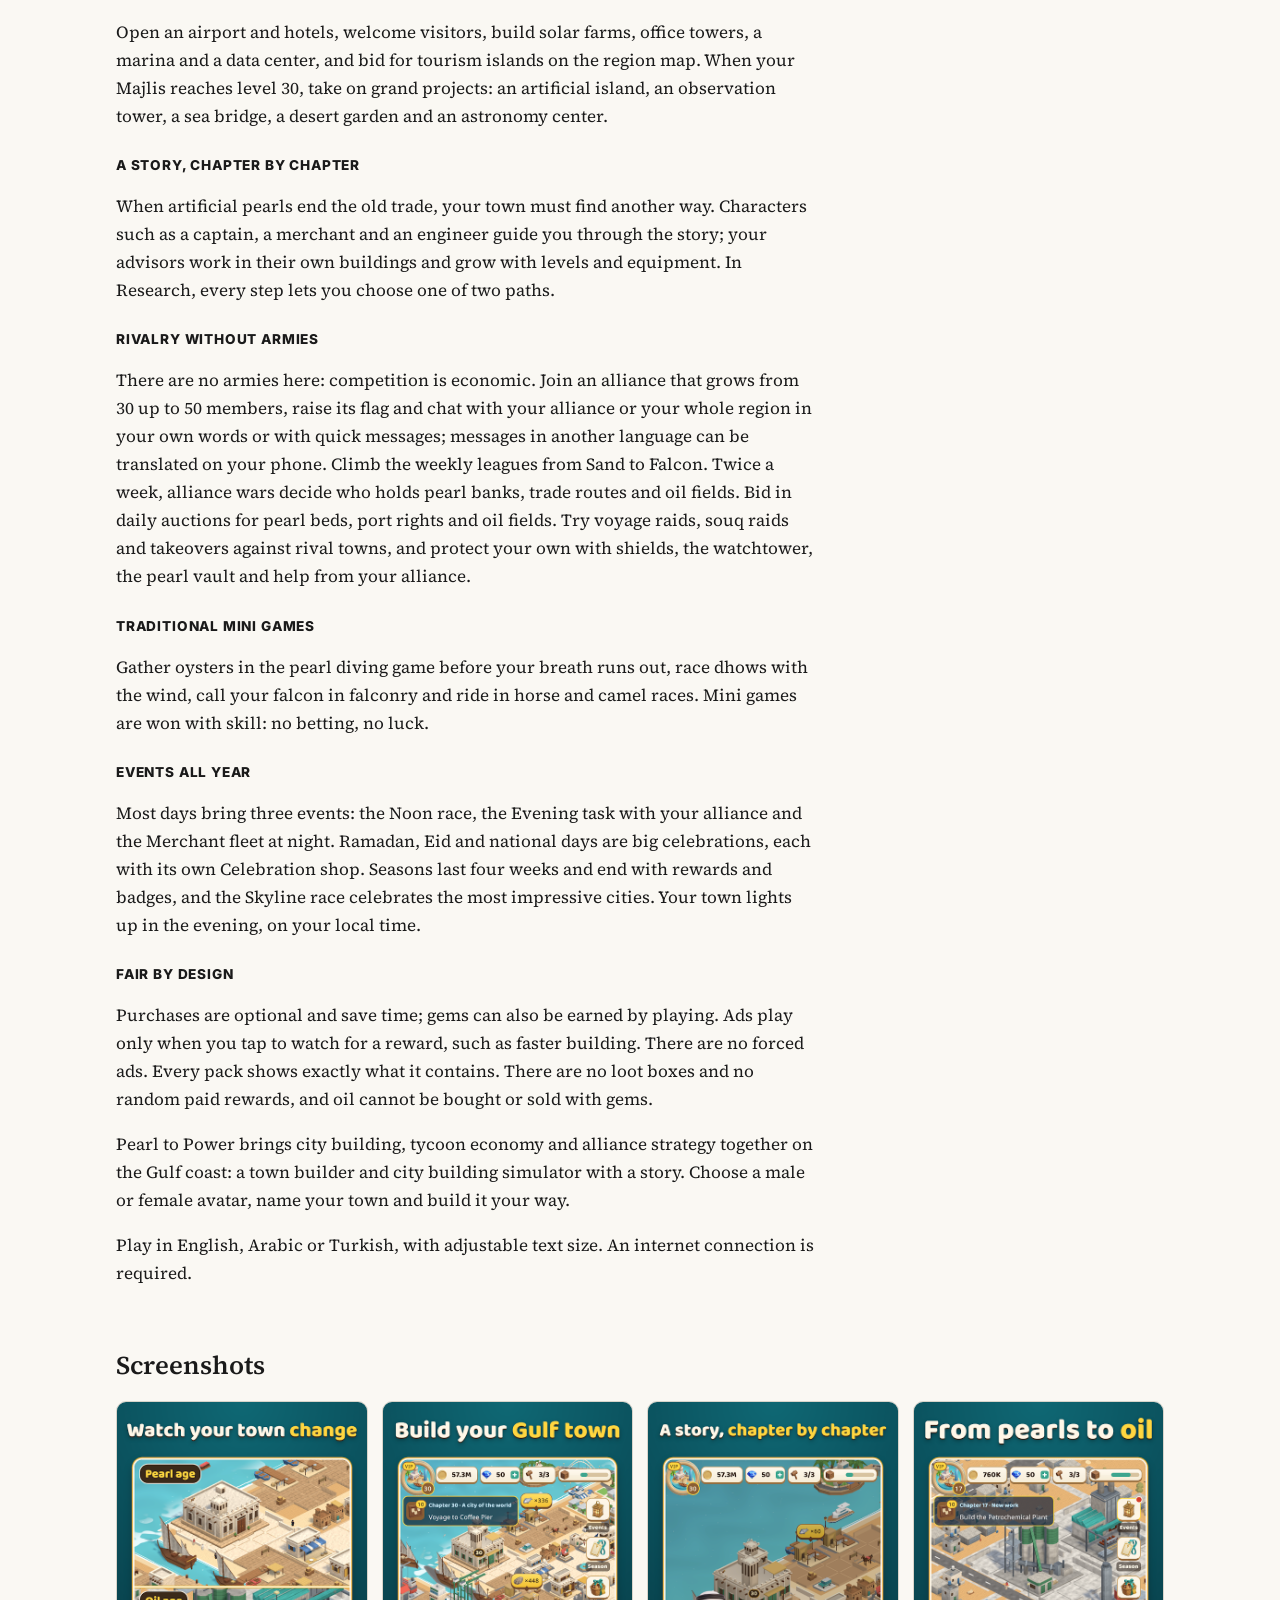
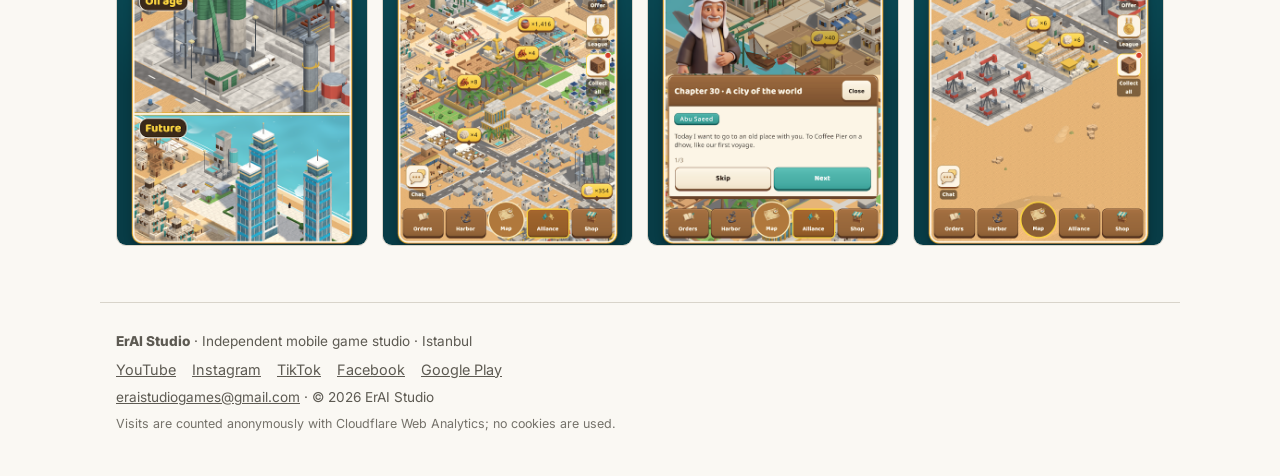
<file: games/pearl-to-power/index.html>
<!doctype html>
<html lang="en"><head><meta charset="utf-8"><meta name="viewport" content="width=device-width,initial-scale=1">
<title>Pearl to Power · ErAI Studio</title><meta name="description" content="Pearl to Power is a city builder and strategy game set on a fictional Gulf coast. Start with a small pearl-diving village and lead it through the Pearl, Oil…">
<link rel="canonical" href="https://eraistudio.com/games/pearl-to-power/"><link rel="alternate" hreflang="en" href="https://eraistudio.com/games/pearl-to-power/"><link rel="alternate" hreflang="tr" href="https://eraistudio.com/tr/oyunlar/pearl-to-power/"><link rel="alternate" hreflang="x-default" href="https://eraistudio.com/games/pearl-to-power/">
<meta property="og:type" content="website"><meta property="og:site_name" content="ErAI Studio"><meta property="og:title" content="Pearl to Power · ErAI Studio">
<meta property="og:description" content="Pearl to Power is a city builder and strategy game set on a fictional Gulf coast. Start with a small pearl-diving village and lead it through the Pearl, Oil…"><meta property="og:url" content="https://eraistudio.com/games/pearl-to-power/"><meta property="og:image" content="https://eraistudio.com/img/pearl-to-power/feature-en.png">
<meta name="twitter:card" content="summary_large_image"><meta name="theme-color" content="#faf8f3">
<link rel="icon" href="/favicon.ico" sizes="any"><link rel="apple-touch-icon" href="/img/brand/apple-touch-icon.png">
<link rel="stylesheet" href="/fonts/fonts.css"><style>:root{--bg:#faf8f3;--ink:#1a1a1a;--muted:#5d5a52;--line:#d8d4ca;--accent:#8a6d3b;--card:#fff;--btn:#16122C;--btn-ink:#fff}
@media (prefers-color-scheme:dark){:root{--bg:#14131a;--ink:#ecebe6;--muted:#a7a49b;--line:#2e2c36;--accent:#d9b57a;--card:#1d1c24;--btn:#ecebe6;--btn-ink:#14131a}}
*{box-sizing:border-box}html{-webkit-text-size-adjust:100%}
body{margin:0;background:var(--bg);color:var(--ink);font:17px/1.65 'Source Serif 4',Georgia,serif}
img{max-width:100%;height:auto;display:block}a{color:inherit}
.top{display:flex;justify-content:space-between;align-items:center;gap:16px;flex-wrap:wrap;max-width:1080px;margin:0 auto;padding:22px 16px;border-bottom:1px solid var(--ink);font:600 .92rem/1.4 Inter,system-ui,sans-serif}
.logo{font-weight:800;letter-spacing:.08em;text-transform:uppercase;text-decoration:none}
.top nav a{margin-left:18px;text-decoration:none}.top nav a:hover{text-decoration:underline}
.lang{border:1px solid var(--ink);border-radius:999px;padding:2px 10px}
main{max-width:1080px;margin:0 auto;padding:0 16px}
.kicker{font:600 .74rem/1.4 Inter,system-ui,sans-serif;letter-spacing:.12em;text-transform:uppercase;color:var(--accent)}
.intro{padding:56px 0 34px}.intro h1{font-size:clamp(2.1rem,5vw,3.2rem);font-weight:600;line-height:1.1;margin:8px 0 14px;max-width:800px}
.lede{color:var(--muted);font-size:1.15rem;max-width:640px;margin:0}
.row{display:grid;grid-template-columns:1.2fr 1fr;gap:40px;align-items:center;padding:40px 0;border-top:1px solid var(--line)}
.row:nth-child(even) .img{order:2}
.row .img img{border-radius:4px}.row h2{font-size:2rem;font-weight:600;margin:6px 0 10px;line-height:1.15}.row h2 a{text-decoration:none}
.row p{color:var(--muted);margin:0 0 14px}
.links{font:600 .9rem/1.4 Inter,system-ui,sans-serif;display:flex;gap:18px;align-items:center;flex-wrap:wrap}
.play{display:inline-block;background:var(--btn);color:var(--btn-ink);text-decoration:none;padding:9px 16px;border-radius:8px;font:600 .9rem/1.3 Inter,system-ui,sans-serif}
.contact{border-top:1px solid var(--ink);padding:44px 0 56px}.contact h2{font-size:2rem;font-weight:600;margin:0 0 6px}
.contact p{color:var(--muted)}.mail{font-size:1.3rem;color:var(--ink)!important}
.soc{font:.9rem/1.6 Inter,system-ui,sans-serif}
.foot{max-width:1080px;margin:0 auto;padding:26px 16px 40px;border-top:1px solid var(--line);color:var(--muted);font:.85rem/1.8 Inter,system-ui,sans-serif;display:grid;gap:4px}
.foot .soc a{margin-right:12px}
.crumb{font:600 .88rem/1.4 Inter,system-ui,sans-serif;margin:26px 0 0}.crumb a{text-decoration:none}
.ghead{display:flex;gap:22px;align-items:center;padding:26px 0}.ghead .icon{border-radius:22px;width:96px;height:96px}
.ghead h1{font-size:clamp(1.9rem,4.5vw,2.8rem);font-weight:600;margin:4px 0 12px;line-height:1.1}.ghead p{margin:0}
.hero{border-radius:6px;width:100%}
.cols{display:grid;grid-template-columns:1fr 300px;gap:48px;padding:30px 0}
.text h2,.game>h2,.press h2{font-size:1.6rem;font-weight:600;margin:10px 0 8px}
.text h3{font:700 .85rem/1.4 Inter,system-ui,sans-serif;letter-spacing:.06em;margin:26px 0 6px}
.text ul{padding-left:20px}.text li{margin:4px 0}
.facts{border-top:2px solid var(--ink);padding-top:12px;font:.9rem/1.5 Inter,system-ui,sans-serif;align-self:start;position:sticky;top:16px}
.facts dt{color:var(--muted);font-size:.75rem;text-transform:uppercase;letter-spacing:.08em;margin-top:12px}.facts dd{margin:2px 0 0;overflow-wrap:anywhere}
.shots{display:grid;grid-template-columns:repeat(4,1fr);gap:14px;padding:6px 0 56px}.shots img{border-radius:10px;border:1px solid var(--line)}
.press{padding-bottom:56px}.logos{display:grid;grid-template-columns:repeat(3,1fr);gap:16px}
.dl{margin:0;background:var(--card);border:1px solid var(--line);border-radius:8px;padding:14px}.dl.dark{background:#0E0E16}
.dl img{height:110px;width:100%;object-fit:contain}.dl figcaption{font:.85rem Inter,system-ui,sans-serif;margin-top:8px}.dl.dark figcaption a{color:#fff}
.pk{border-top:1px solid var(--line);padding:22px 0}.pk h3{font-size:1.4rem;font-weight:600;margin:0}.pk p{font:.88rem/1.6 Inter,system-ui,sans-serif}
.pkimg{display:grid;grid-template-columns:120px 1fr;gap:14px;align-items:center;max-width:620px}.pkimg img:first-child{border-radius:24px}
@media (max-width:760px){.row{grid-template-columns:1fr;gap:18px;padding:30px 0}.row .img{order:0!important}
.cols{grid-template-columns:1fr;gap:20px}.facts{position:static}.shots{grid-template-columns:repeat(2,1fr)}
.logos{grid-template-columns:1fr}.ghead .icon{width:72px;height:72px;border-radius:16px}.top nav a{margin-left:12px}}
.row>*,.cols>*,.ghead>*{min-width:0}
@media (max-width:760px){.top{padding:12px 16px}.top nav{display:flex;flex-wrap:wrap;align-items:center;gap:2px 4px;margin-left:-10px}
.top nav a{margin:0;padding:12px 10px;min-height:44px;display:inline-flex;align-items:center}.top nav a.lang{padding:8px 12px;min-height:36px;margin-left:6px}
.logo{display:inline-block;padding:10px 0}
.links a,.crumb a,.foot a,.soc a,.facts dd a,.pk p a,.dl figcaption a,.contact a{display:inline-block;padding:10px 0;min-height:44px}
.links{gap:4px 18px}.foot .soc a{margin-right:16px}.play{padding:12px 18px}}
.foot .note{font-size:.78rem;opacity:.85}
</style><script type="application/ld+json">{"@context": "https://schema.org", "@type": ["VideoGame", "MobileApplication"], "name": "Pearl to Power", "alternateName": "Pearl to Power: City Builder", "description": "Pearl to Power is a city builder and strategy game set on a fictional Gulf coast. Start with a small pearl-diving village and lead it through the Pearl, Oil and Future Eras. Nothing is lost when a new era begins: buildings evolve, and the levels you have earned stay with you.", "url": "https://eraistudio.com/games/pearl-to-power/", "image": "https://eraistudio.com/img/pearl-to-power/feature-en.webp", "genre": ["City builder", "Strategy"], "gamePlatform": "Android", "operatingSystem": "Android", "applicationCategory": "GameApplication", "inLanguage": "en", "installUrl": "https://play.google.com/store/apps/details?id=com.eraistudio.pearltopower&hl=en&utm_source=eraistudio.com&utm_medium=website&utm_campaign=game_en", "sameAs": ["https://play.google.com/store/apps/details?id=com.eraistudio.pearltopower"], "author": {"@type": "Organization", "name": "ErAI Studio", "url": "https://eraistudio.com/"}, "publisher": {"@type": "Organization", "name": "ErAI Studio", "url": "https://eraistudio.com/"}}</script></head>
<body><header class="top"><a class="logo" href="/" lang="en">ErAI Studio</a>
<nav><a href="/#games">Games</a><a href="/press/">Press</a><a href="/#contact">Contact</a><a class="lang" href="/tr/oyunlar/pearl-to-power/" hreflang="tr" lang="tr">TR</a></nav></header>
<main><article class="game"><p class="crumb"><a href="/#games">← All games</a></p>
<header class="ghead"><img class="icon" src="/img/pearl-to-power/icon.webp" width="96" height="96" alt="">
<div><div class="kicker">City builder · Strategy</div><h1>Pearl to Power</h1>
<p><a class="play" href="https://play.google.com/store/apps/details?id=com.eraistudio.pearltopower&hl=en&utm_source=eraistudio.com&utm_medium=website&utm_campaign=game_en">Get it on Google Play</a></p></div></header>
<img class="hero" src="/img/pearl-to-power/feature-en.webp" width="1024" height="500" alt="Pearl to Power">
<div class="cols"><div class="text"><h2>About the game</h2><p>Pearl to Power is a city builder and strategy game set on a fictional Gulf coast. Start with a small pearl-diving village and lead it through the Pearl, Oil and Future Eras. Nothing is lost when a new era begins: buildings evolve, and the levels you have earned stay with you.</p>
<h3>BUILD YOUR GULF TOWN</h3>
<p>Raise the Majlis, dig the falaj, plant date groves and open the souq. Add wind tower houses, a harbor, a shipyard and a pearl atelier. Run your production chains like a tycoon: oysters become pearls and jewelry, dates become date syrup, and mudbrick, beams and rope raise new buildings. Buildings are linked: most upgrades need their supplier to keep up, so plan ahead. Fill orders on the order board to earn coins. Piers and groves keep producing while you are away, up to their storage limit.</p>
<h3>SAIL THE TRADE ROUTES</h3>
<p>Send jalbuts, sambuks and booms to distant ports, and later tankers and container ships. Watch your ships cross the region map and return with timber and spices.</p>
<h3>FROM PEARLS TO OIL</h3>
<p>Discover oil and watch your town change. Oil wells, a refinery, a pipeline and a tank farm reshape the skyline. The oil price moves every day and tomorrow&#x27;s range is shown in advance, so you decide when to sell, when to store and how much to put into your Wealth Fund for tourism, technology and infrastructure. An oil tycoon game, played one decision at a time.</p>
<h3>A CITY OF THE FUTURE</h3>
<p>Open an airport and hotels, welcome visitors, build solar farms, office towers, a marina and a data center, and bid for tourism islands on the region map. When your Majlis reaches level 30, take on grand projects: an artificial island, an observation tower, a sea bridge, a desert garden and an astronomy center.</p>
<h3>A STORY, CHAPTER BY CHAPTER</h3>
<p>When artificial pearls end the old trade, your town must find another way. Characters such as a captain, a merchant and an engineer guide you through the story; your advisors work in their own buildings and grow with levels and equipment. In Research, every step lets you choose one of two paths.</p>
<h3>RIVALRY WITHOUT ARMIES</h3>
<p>There are no armies here: competition is economic. Join an alliance that grows from 30 up to 50 members, raise its flag and chat with your alliance or your whole region in your own words or with quick messages; messages in another language can be translated on your phone. Climb the weekly leagues from Sand to Falcon. Twice a week, alliance wars decide who holds pearl banks, trade routes and oil fields. Bid in daily auctions for pearl beds, port rights and oil fields. Try voyage raids, souq raids and takeovers against rival towns, and protect your own with shields, the watchtower, the pearl vault and help from your alliance.</p>
<h3>TRADITIONAL MINI GAMES</h3>
<p>Gather oysters in the pearl diving game before your breath runs out, race dhows with the wind, call your falcon in falconry and ride in horse and camel races. Mini games are won with skill: no betting, no luck.</p>
<h3>EVENTS ALL YEAR</h3>
<p>Most days bring three events: the Noon race, the Evening task with your alliance and the Merchant fleet at night. Ramadan, Eid and national days are big celebrations, each with its own Celebration shop. Seasons last four weeks and end with rewards and badges, and the Skyline race celebrates the most impressive cities. Your town lights up in the evening, on your local time.</p>
<h3>FAIR BY DESIGN</h3>
<p>Purchases are optional and save time; gems can also be earned by playing. Ads play only when you tap to watch for a reward, such as faster building. There are no forced ads. Every pack shows exactly what it contains. There are no loot boxes and no random paid rewards, and oil cannot be bought or sold with gems.</p>
<p>Pearl to Power brings city building, tycoon economy and alliance strategy together on the Gulf coast: a town builder and city building simulator with a story. Choose a male or female avatar, name your town and build it your way.</p>
<p>Play in English, Arabic or Turkish, with adjustable text size. An internet connection is required.</p></div>
<aside class="facts"><dl><dt>Platform</dt><dd>Android (Google Play)</dd><dt>Developer</dt><dd>ErAI Studio</dd>
<dt>Google Play</dt><dd><a href="https://play.google.com/store/apps/details?id=com.eraistudio.pearltopower&hl=en&utm_source=eraistudio.com&utm_medium=website&utm_campaign=game_en">com.eraistudio.pearltopower</a></dd><dt>Support</dt><dd><a href="mailto:eraistudiogames@gmail.com">eraistudiogames@gmail.com</a></dd>
<dt>Privacy policy</dt><dd><a href="https://sites.google.com/view/pearl-to-power-privacy-policy">Privacy policy ↗</a></dd></dl></aside></div>
<h2>Screenshots</h2><div class="shots"><img src="/img/pearl-to-power/shot-en-1.webp" alt="Pearl to Power – screenshots 1" loading="lazy"><img src="/img/pearl-to-power/shot-en-2.webp" alt="Pearl to Power – screenshots 2" loading="lazy"><img src="/img/pearl-to-power/shot-en-3.webp" alt="Pearl to Power – screenshots 3" loading="lazy"><img src="/img/pearl-to-power/shot-en-4.webp" alt="Pearl to Power – screenshots 4" loading="lazy"></div></article></main>
<footer class="foot"><div><strong>ErAI Studio</strong> · Independent mobile game studio · Istanbul</div>
<div class="soc"><a href="https://www.youtube.com/@eraistudiogames" rel="me noopener">YouTube</a> <a href="https://www.instagram.com/eraistudiogames/" rel="me noopener">Instagram</a> <a href="https://www.tiktok.com/@eraistudio_games" rel="me noopener">TikTok</a> <a href="https://www.facebook.com/profile.php?id=61594981989212" rel="me noopener">Facebook</a> <a href="https://play.google.com/store/apps/dev?id=8369372898684036857" rel="me noopener">Google Play</a></div>
<div><a href="mailto:eraistudiogames@gmail.com">eraistudiogames@gmail.com</a> · © 2026 ErAI Studio</div><div class="note">Visits are counted anonymously with Cloudflare Web Analytics; no cookies are used.</div></footer>
<script defer src="https://static.cloudflareinsights.com/beacon.min.js" data-cf-beacon='{"token": "5d2d8a663fc64ab697e183c93caa1a09"}'></script></body></html>
</file>
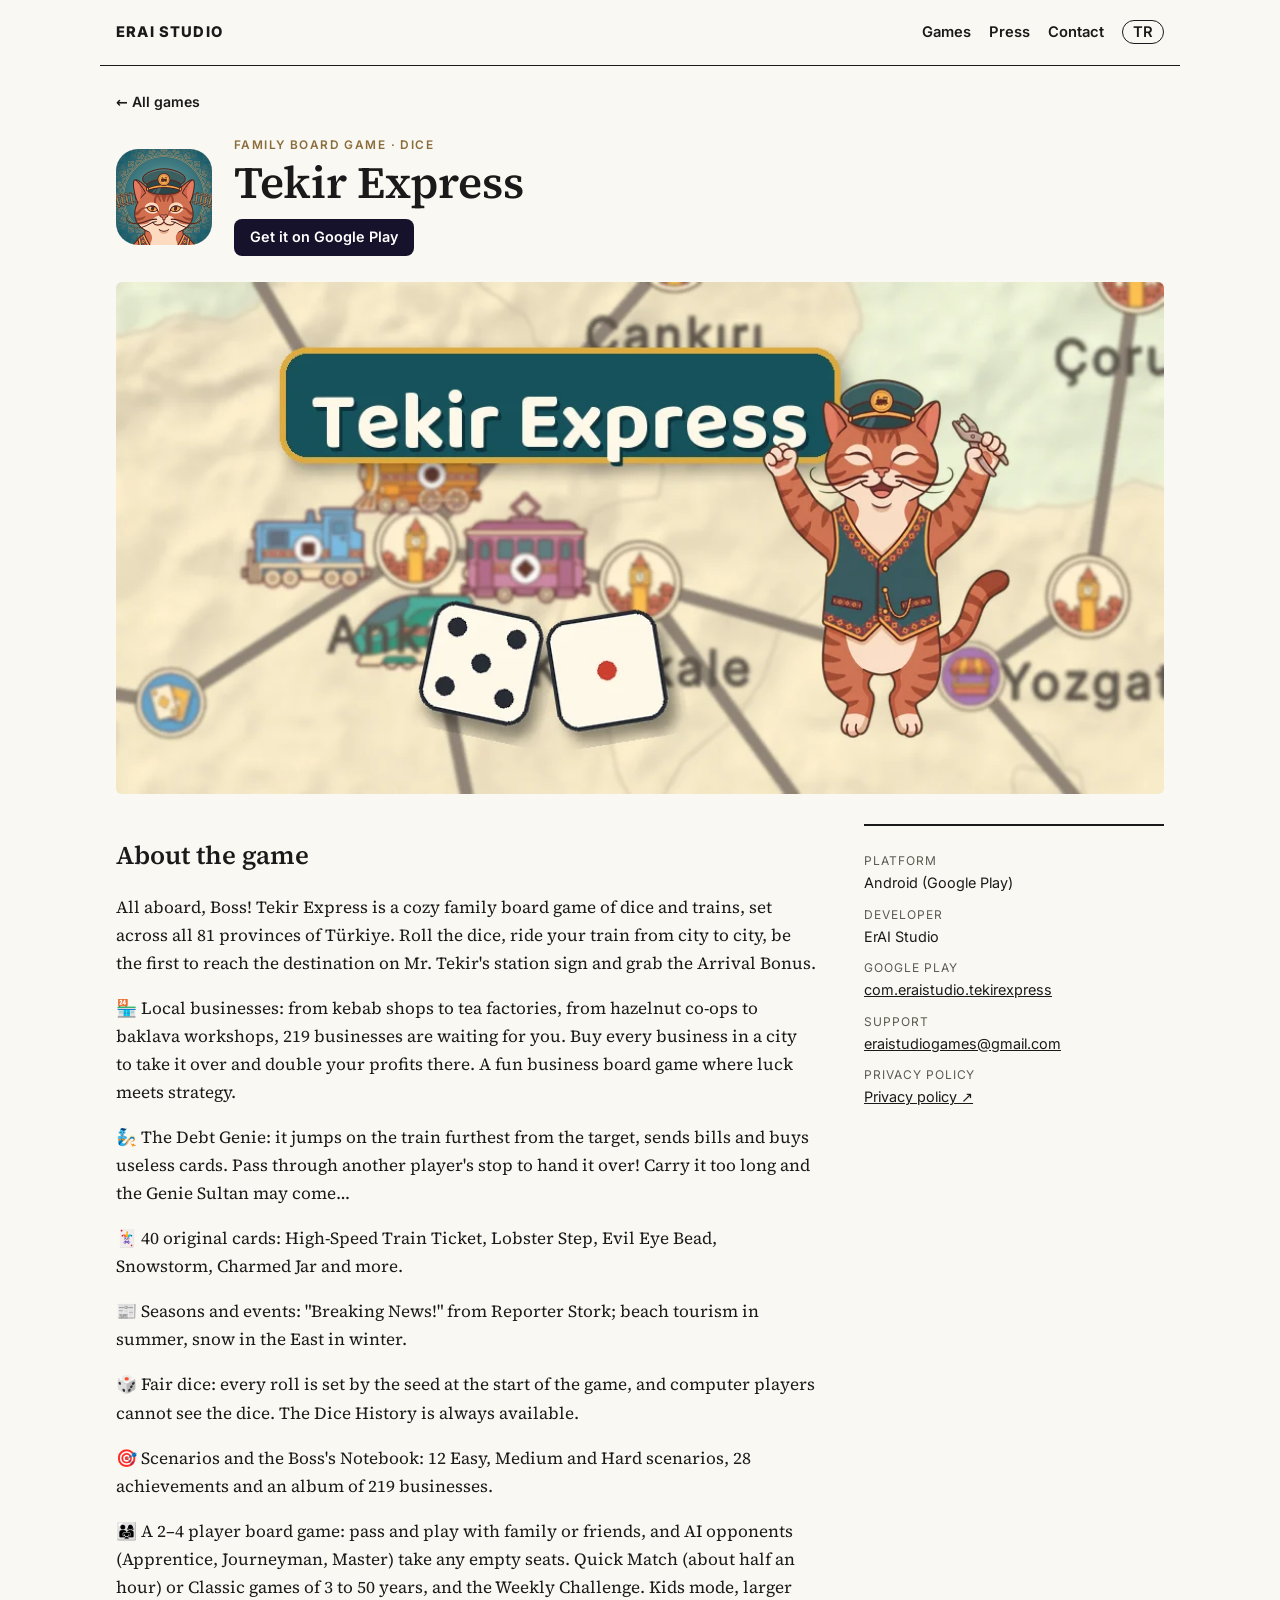
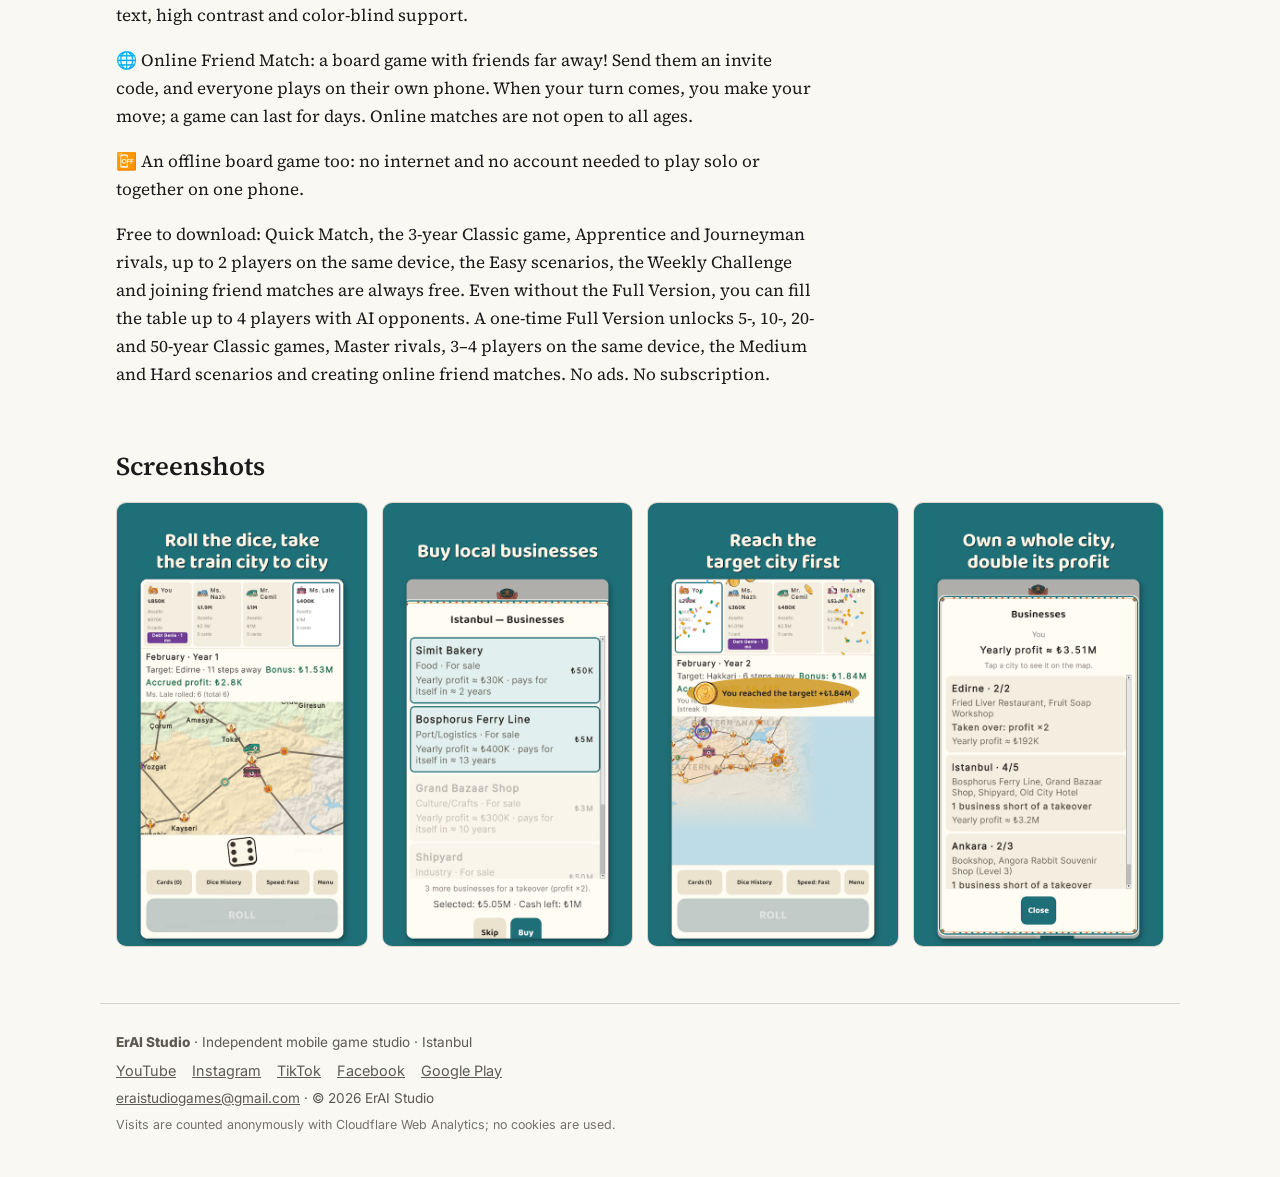
<file: games/tekir-express/index.html>
<!doctype html>
<html lang="en"><head><meta charset="utf-8"><meta name="viewport" content="width=device-width,initial-scale=1">
<title>Tekir Express · ErAI Studio</title><meta name="description" content="All aboard, Boss! Tekir Express is a cozy family board game of dice and trains, set across all 81 provinces of Türkiye. Roll the dice, ride your train from…">
<link rel="canonical" href="https://eraistudio.com/games/tekir-express/"><link rel="alternate" hreflang="en" href="https://eraistudio.com/games/tekir-express/"><link rel="alternate" hreflang="tr" href="https://eraistudio.com/tr/oyunlar/tekir-express/"><link rel="alternate" hreflang="x-default" href="https://eraistudio.com/games/tekir-express/">
<meta property="og:type" content="website"><meta property="og:site_name" content="ErAI Studio"><meta property="og:title" content="Tekir Express · ErAI Studio">
<meta property="og:description" content="All aboard, Boss! Tekir Express is a cozy family board game of dice and trains, set across all 81 provinces of Türkiye. Roll the dice, ride your train from…"><meta property="og:url" content="https://eraistudio.com/games/tekir-express/"><meta property="og:image" content="https://eraistudio.com/img/tekir-express/feature-en.png">
<meta name="twitter:card" content="summary_large_image"><meta name="theme-color" content="#faf8f3">
<link rel="icon" href="/favicon.ico" sizes="any"><link rel="apple-touch-icon" href="/img/brand/apple-touch-icon.png">
<link rel="stylesheet" href="/fonts/fonts.css"><style>:root{--bg:#faf8f3;--ink:#1a1a1a;--muted:#5d5a52;--line:#d8d4ca;--accent:#8a6d3b;--card:#fff;--btn:#16122C;--btn-ink:#fff}
@media (prefers-color-scheme:dark){:root{--bg:#14131a;--ink:#ecebe6;--muted:#a7a49b;--line:#2e2c36;--accent:#d9b57a;--card:#1d1c24;--btn:#ecebe6;--btn-ink:#14131a}}
*{box-sizing:border-box}html{-webkit-text-size-adjust:100%}
body{margin:0;background:var(--bg);color:var(--ink);font:17px/1.65 'Source Serif 4',Georgia,serif}
img{max-width:100%;height:auto;display:block}a{color:inherit}
.top{display:flex;justify-content:space-between;align-items:center;gap:16px;flex-wrap:wrap;max-width:1080px;margin:0 auto;padding:22px 16px;border-bottom:1px solid var(--ink);font:600 .92rem/1.4 Inter,system-ui,sans-serif}
.logo{font-weight:800;letter-spacing:.08em;text-transform:uppercase;text-decoration:none}
.top nav a{margin-left:18px;text-decoration:none}.top nav a:hover{text-decoration:underline}
.lang{border:1px solid var(--ink);border-radius:999px;padding:2px 10px}
main{max-width:1080px;margin:0 auto;padding:0 16px}
.kicker{font:600 .74rem/1.4 Inter,system-ui,sans-serif;letter-spacing:.12em;text-transform:uppercase;color:var(--accent)}
.intro{padding:56px 0 34px}.intro h1{font-size:clamp(2.1rem,5vw,3.2rem);font-weight:600;line-height:1.1;margin:8px 0 14px;max-width:800px}
.lede{color:var(--muted);font-size:1.15rem;max-width:640px;margin:0}
.row{display:grid;grid-template-columns:1.2fr 1fr;gap:40px;align-items:center;padding:40px 0;border-top:1px solid var(--line)}
.row:nth-child(even) .img{order:2}
.row .img img{border-radius:4px}.row h2{font-size:2rem;font-weight:600;margin:6px 0 10px;line-height:1.15}.row h2 a{text-decoration:none}
.row p{color:var(--muted);margin:0 0 14px}
.links{font:600 .9rem/1.4 Inter,system-ui,sans-serif;display:flex;gap:18px;align-items:center;flex-wrap:wrap}
.play{display:inline-block;background:var(--btn);color:var(--btn-ink);text-decoration:none;padding:9px 16px;border-radius:8px;font:600 .9rem/1.3 Inter,system-ui,sans-serif}
.contact{border-top:1px solid var(--ink);padding:44px 0 56px}.contact h2{font-size:2rem;font-weight:600;margin:0 0 6px}
.contact p{color:var(--muted)}.mail{font-size:1.3rem;color:var(--ink)!important}
.soc{font:.9rem/1.6 Inter,system-ui,sans-serif}
.foot{max-width:1080px;margin:0 auto;padding:26px 16px 40px;border-top:1px solid var(--line);color:var(--muted);font:.85rem/1.8 Inter,system-ui,sans-serif;display:grid;gap:4px}
.foot .soc a{margin-right:12px}
.crumb{font:600 .88rem/1.4 Inter,system-ui,sans-serif;margin:26px 0 0}.crumb a{text-decoration:none}
.ghead{display:flex;gap:22px;align-items:center;padding:26px 0}.ghead .icon{border-radius:22px;width:96px;height:96px}
.ghead h1{font-size:clamp(1.9rem,4.5vw,2.8rem);font-weight:600;margin:4px 0 12px;line-height:1.1}.ghead p{margin:0}
.hero{border-radius:6px;width:100%}
.cols{display:grid;grid-template-columns:1fr 300px;gap:48px;padding:30px 0}
.text h2,.game>h2,.press h2{font-size:1.6rem;font-weight:600;margin:10px 0 8px}
.text h3{font:700 .85rem/1.4 Inter,system-ui,sans-serif;letter-spacing:.06em;margin:26px 0 6px}
.text ul{padding-left:20px}.text li{margin:4px 0}
.facts{border-top:2px solid var(--ink);padding-top:12px;font:.9rem/1.5 Inter,system-ui,sans-serif;align-self:start;position:sticky;top:16px}
.facts dt{color:var(--muted);font-size:.75rem;text-transform:uppercase;letter-spacing:.08em;margin-top:12px}.facts dd{margin:2px 0 0;overflow-wrap:anywhere}
.shots{display:grid;grid-template-columns:repeat(4,1fr);gap:14px;padding:6px 0 56px}.shots img{border-radius:10px;border:1px solid var(--line)}
.press{padding-bottom:56px}.logos{display:grid;grid-template-columns:repeat(3,1fr);gap:16px}
.dl{margin:0;background:var(--card);border:1px solid var(--line);border-radius:8px;padding:14px}.dl.dark{background:#0E0E16}
.dl img{height:110px;width:100%;object-fit:contain}.dl figcaption{font:.85rem Inter,system-ui,sans-serif;margin-top:8px}.dl.dark figcaption a{color:#fff}
.pk{border-top:1px solid var(--line);padding:22px 0}.pk h3{font-size:1.4rem;font-weight:600;margin:0}.pk p{font:.88rem/1.6 Inter,system-ui,sans-serif}
.pkimg{display:grid;grid-template-columns:120px 1fr;gap:14px;align-items:center;max-width:620px}.pkimg img:first-child{border-radius:24px}
@media (max-width:760px){.row{grid-template-columns:1fr;gap:18px;padding:30px 0}.row .img{order:0!important}
.cols{grid-template-columns:1fr;gap:20px}.facts{position:static}.shots{grid-template-columns:repeat(2,1fr)}
.logos{grid-template-columns:1fr}.ghead .icon{width:72px;height:72px;border-radius:16px}.top nav a{margin-left:12px}}
.row>*,.cols>*,.ghead>*{min-width:0}
@media (max-width:760px){.top{padding:12px 16px}.top nav{display:flex;flex-wrap:wrap;align-items:center;gap:2px 4px;margin-left:-10px}
.top nav a{margin:0;padding:12px 10px;min-height:44px;display:inline-flex;align-items:center}.top nav a.lang{padding:8px 12px;min-height:36px;margin-left:6px}
.logo{display:inline-block;padding:10px 0}
.links a,.crumb a,.foot a,.soc a,.facts dd a,.pk p a,.dl figcaption a,.contact a{display:inline-block;padding:10px 0;min-height:44px}
.links{gap:4px 18px}.foot .soc a{margin-right:16px}.play{padding:12px 18px}}
.foot .note{font-size:.78rem;opacity:.85}
</style><script type="application/ld+json">{"@context": "https://schema.org", "@type": ["VideoGame", "MobileApplication"], "name": "Tekir Express", "alternateName": "Tekir Express Train Board Game", "description": "All aboard, Boss! Tekir Express is a cozy family board game of dice and trains, set across all 81 provinces of Türkiye. Roll the dice, ride your train from city to city, be the first to reach the destination on Mr. Tekir's station sign and grab the Arrival Bonus.", "url": "https://eraistudio.com/games/tekir-express/", "image": "https://eraistudio.com/img/tekir-express/feature-en.webp", "genre": ["Board game", "Family"], "gamePlatform": "Android", "operatingSystem": "Android", "applicationCategory": "GameApplication", "inLanguage": "en", "installUrl": "https://play.google.com/store/apps/details?id=com.eraistudio.tekirexpress&hl=en&utm_source=eraistudio.com&utm_medium=website&utm_campaign=game_en", "sameAs": ["https://play.google.com/store/apps/details?id=com.eraistudio.tekirexpress"], "author": {"@type": "Organization", "name": "ErAI Studio", "url": "https://eraistudio.com/"}, "publisher": {"@type": "Organization", "name": "ErAI Studio", "url": "https://eraistudio.com/"}}</script></head>
<body><header class="top"><a class="logo" href="/" lang="en">ErAI Studio</a>
<nav><a href="/#games">Games</a><a href="/press/">Press</a><a href="/#contact">Contact</a><a class="lang" href="/tr/oyunlar/tekir-express/" hreflang="tr" lang="tr">TR</a></nav></header>
<main><article class="game"><p class="crumb"><a href="/#games">← All games</a></p>
<header class="ghead"><img class="icon" src="/img/tekir-express/icon.webp" width="96" height="96" alt="">
<div><div class="kicker">Family board game · Dice</div><h1>Tekir Express</h1>
<p><a class="play" href="https://play.google.com/store/apps/details?id=com.eraistudio.tekirexpress&hl=en&utm_source=eraistudio.com&utm_medium=website&utm_campaign=game_en">Get it on Google Play</a></p></div></header>
<img class="hero" src="/img/tekir-express/feature-en.webp" width="1024" height="500" alt="Tekir Express">
<div class="cols"><div class="text"><h2>About the game</h2><p>All aboard, Boss! Tekir Express is a cozy family board game of dice and trains, set across all 81 provinces of Türkiye. Roll the dice, ride your train from city to city, be the first to reach the destination on Mr. Tekir&#x27;s station sign and grab the Arrival Bonus.</p>
<p>🏪 Local businesses: from kebab shops to tea factories, from hazelnut co-ops to baklava workshops, 219 businesses are waiting for you. Buy every business in a city to take it over and double your profits there. A fun business board game where luck meets strategy.</p>
<p>🧞 The Debt Genie: it jumps on the train furthest from the target, sends bills and buys useless cards. Pass through another player&#x27;s stop to hand it over! Carry it too long and the Genie Sultan may come…</p>
<p>🃏 40 original cards: High-Speed Train Ticket, Lobster Step, Evil Eye Bead, Snowstorm, Charmed Jar and more.</p>
<p>📰 Seasons and events: &quot;Breaking News!&quot; from Reporter Stork; beach tourism in summer, snow in the East in winter.</p>
<p>🎲 Fair dice: every roll is set by the seed at the start of the game, and computer players cannot see the dice. The Dice History is always available.</p>
<p>🎯 Scenarios and the Boss&#x27;s Notebook: 12 Easy, Medium and Hard scenarios, 28 achievements and an album of 219 businesses.</p>
<p>👨‍👩‍👧 A 2–4 player board game: pass and play with family or friends, and AI opponents (Apprentice, Journeyman, Master) take any empty seats. Quick Match (about half an hour) or Classic games of 3 to 50 years, and the Weekly Challenge. Kids mode, larger text, high contrast and color-blind support.</p>
<p>🌐 Online Friend Match: a board game with friends far away! Send them an invite code, and everyone plays on their own phone. When your turn comes, you make your move; a game can last for days. Online matches are not open to all ages.</p>
<p>📴 An offline board game too: no internet and no account needed to play solo or together on one phone.</p>
<p>Free to download: Quick Match, the 3-year Classic game, Apprentice and Journeyman rivals, up to 2 players on the same device, the Easy scenarios, the Weekly Challenge and joining friend matches are always free. Even without the Full Version, you can fill the table up to 4 players with AI opponents. A one-time Full Version unlocks 5-, 10-, 20- and 50-year Classic games, Master rivals, 3–4 players on the same device, the Medium and Hard scenarios and creating online friend matches. No ads. No subscription.</p></div>
<aside class="facts"><dl><dt>Platform</dt><dd>Android (Google Play)</dd><dt>Developer</dt><dd>ErAI Studio</dd>
<dt>Google Play</dt><dd><a href="https://play.google.com/store/apps/details?id=com.eraistudio.tekirexpress&hl=en&utm_source=eraistudio.com&utm_medium=website&utm_campaign=game_en">com.eraistudio.tekirexpress</a></dd><dt>Support</dt><dd><a href="mailto:eraistudiogames@gmail.com">eraistudiogames@gmail.com</a></dd>
<dt>Privacy policy</dt><dd><a href="https://sites.google.com/view/tekirexpressgizlilik">Privacy policy ↗</a></dd></dl></aside></div>
<h2>Screenshots</h2><div class="shots"><img src="/img/tekir-express/shot-en-1.webp" alt="Tekir Express – screenshots 1" loading="lazy"><img src="/img/tekir-express/shot-en-2.webp" alt="Tekir Express – screenshots 2" loading="lazy"><img src="/img/tekir-express/shot-en-3.webp" alt="Tekir Express – screenshots 3" loading="lazy"><img src="/img/tekir-express/shot-en-4.webp" alt="Tekir Express – screenshots 4" loading="lazy"></div></article></main>
<footer class="foot"><div><strong>ErAI Studio</strong> · Independent mobile game studio · Istanbul</div>
<div class="soc"><a href="https://www.youtube.com/@eraistudiogames" rel="me noopener">YouTube</a> <a href="https://www.instagram.com/eraistudiogames/" rel="me noopener">Instagram</a> <a href="https://www.tiktok.com/@eraistudio_games" rel="me noopener">TikTok</a> <a href="https://www.facebook.com/profile.php?id=61594981989212" rel="me noopener">Facebook</a> <a href="https://play.google.com/store/apps/dev?id=8369372898684036857" rel="me noopener">Google Play</a></div>
<div><a href="mailto:eraistudiogames@gmail.com">eraistudiogames@gmail.com</a> · © 2026 ErAI Studio</div><div class="note">Visits are counted anonymously with Cloudflare Web Analytics; no cookies are used.</div></footer>
<script defer src="https://static.cloudflareinsights.com/beacon.min.js" data-cf-beacon='{"token": "5d2d8a663fc64ab697e183c93caa1a09"}'></script></body></html>
</file>
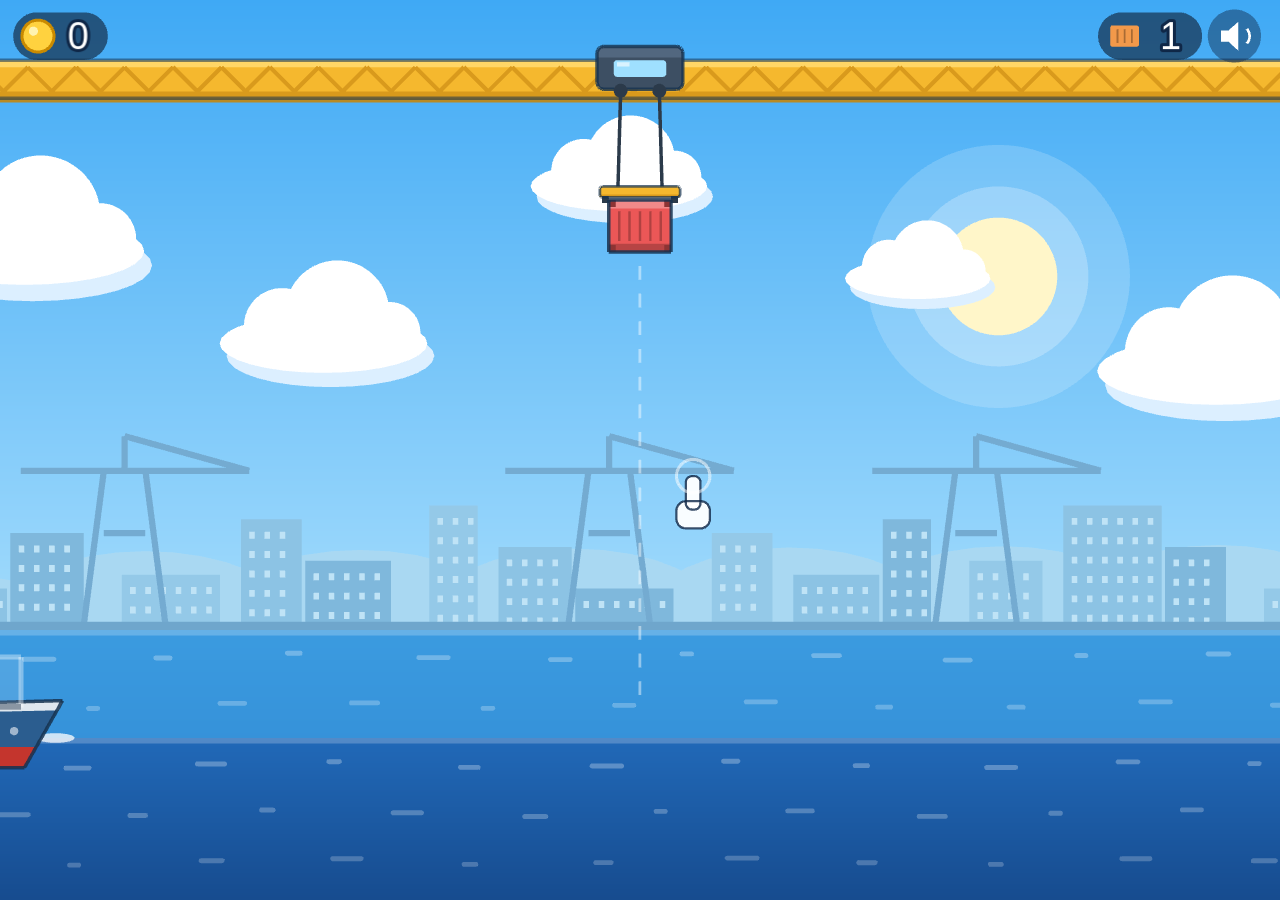
<file: poki-deneme/liman-vinci/index.html>
<!doctype html>
<html lang="en">
<head>
    <meta name="robots" content="noindex, nofollow">
  <meta charset="utf-8" />
  <meta name="viewport" content="width=device-width, initial-scale=1, maximum-scale=1, user-scalable=no" />
  <title>Dock Drop</title>
  <style>html,body{touch-action:none;background:#0f2747;width:100%;height:100%;margin:0;padding:0;overflow:hidden}#game{position:fixed;top:0;bottom:0;left:0;right:0}canvas{display:block}</style>
  <script type="module" crossorigin src="./assets/index-wr_9WXnC.js"></script>
</head>
<body>
  <div id="game"></div>
</body>
</html>
</file>
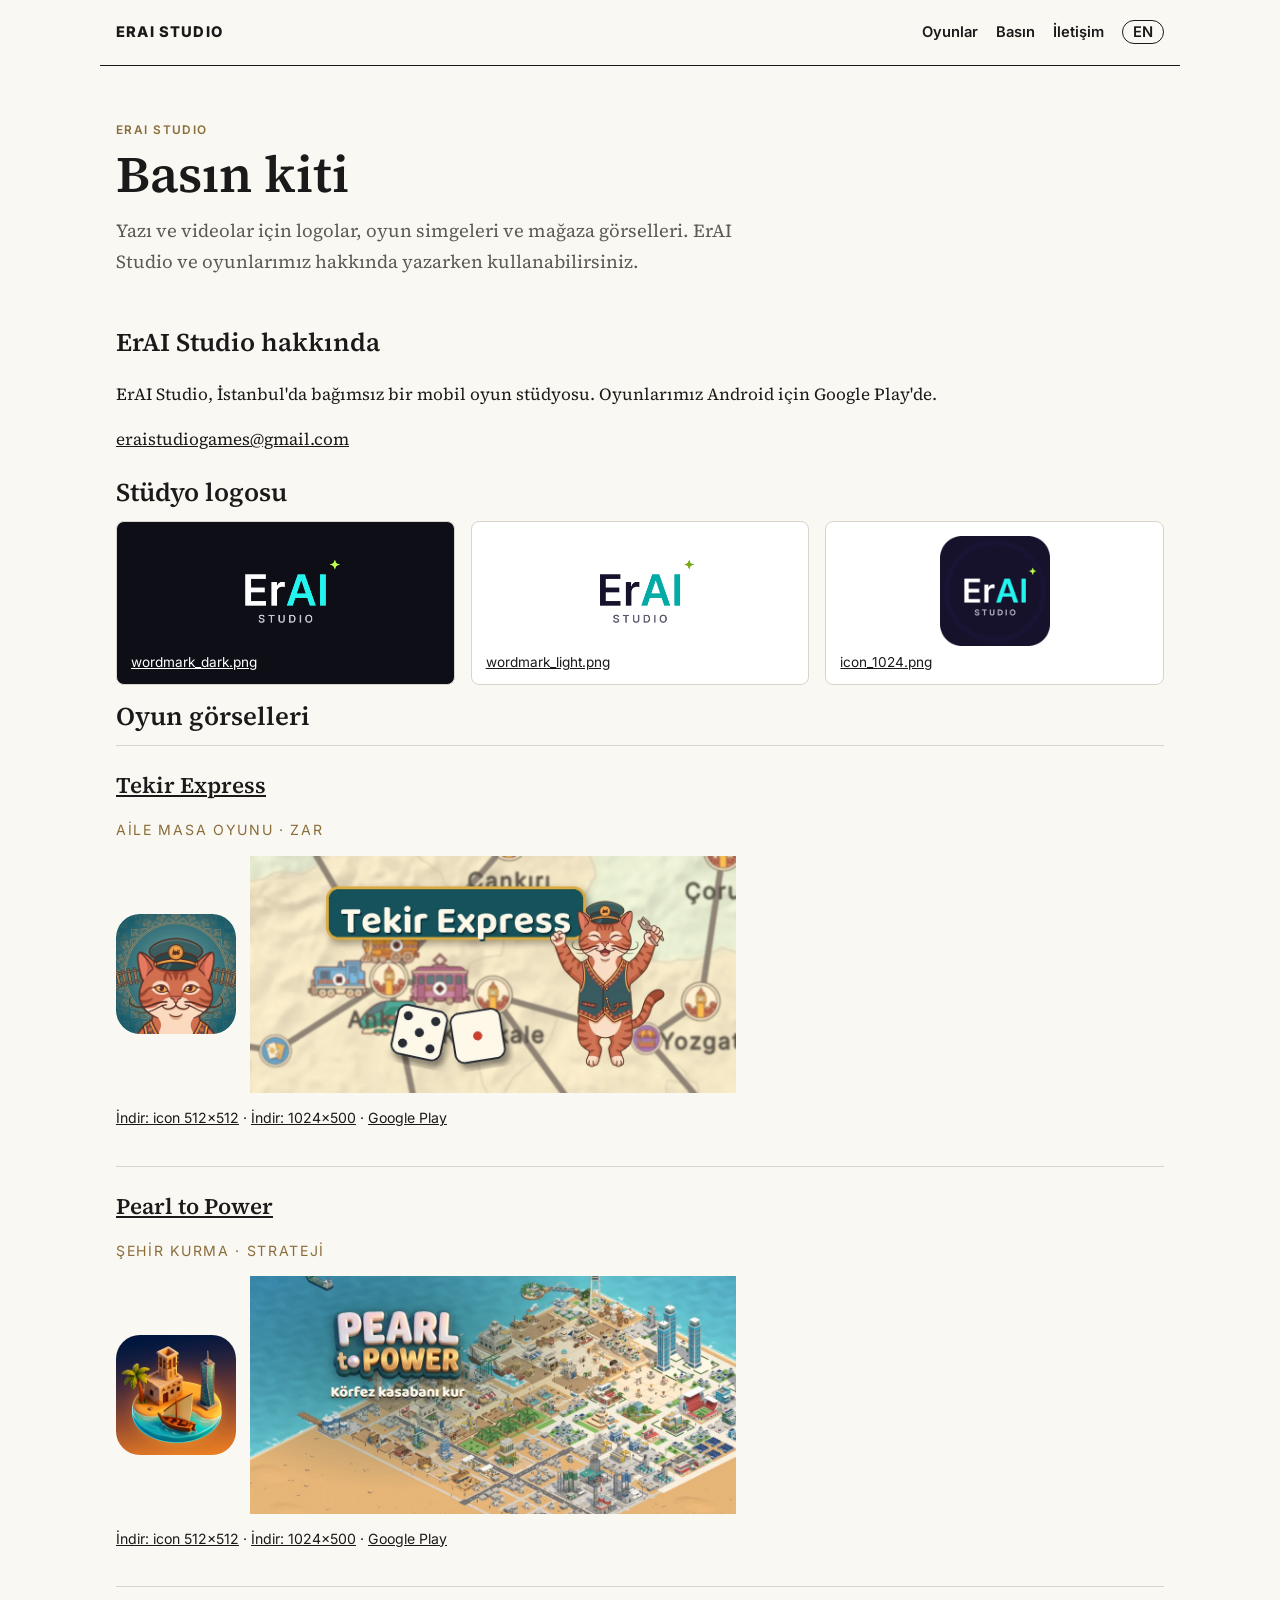
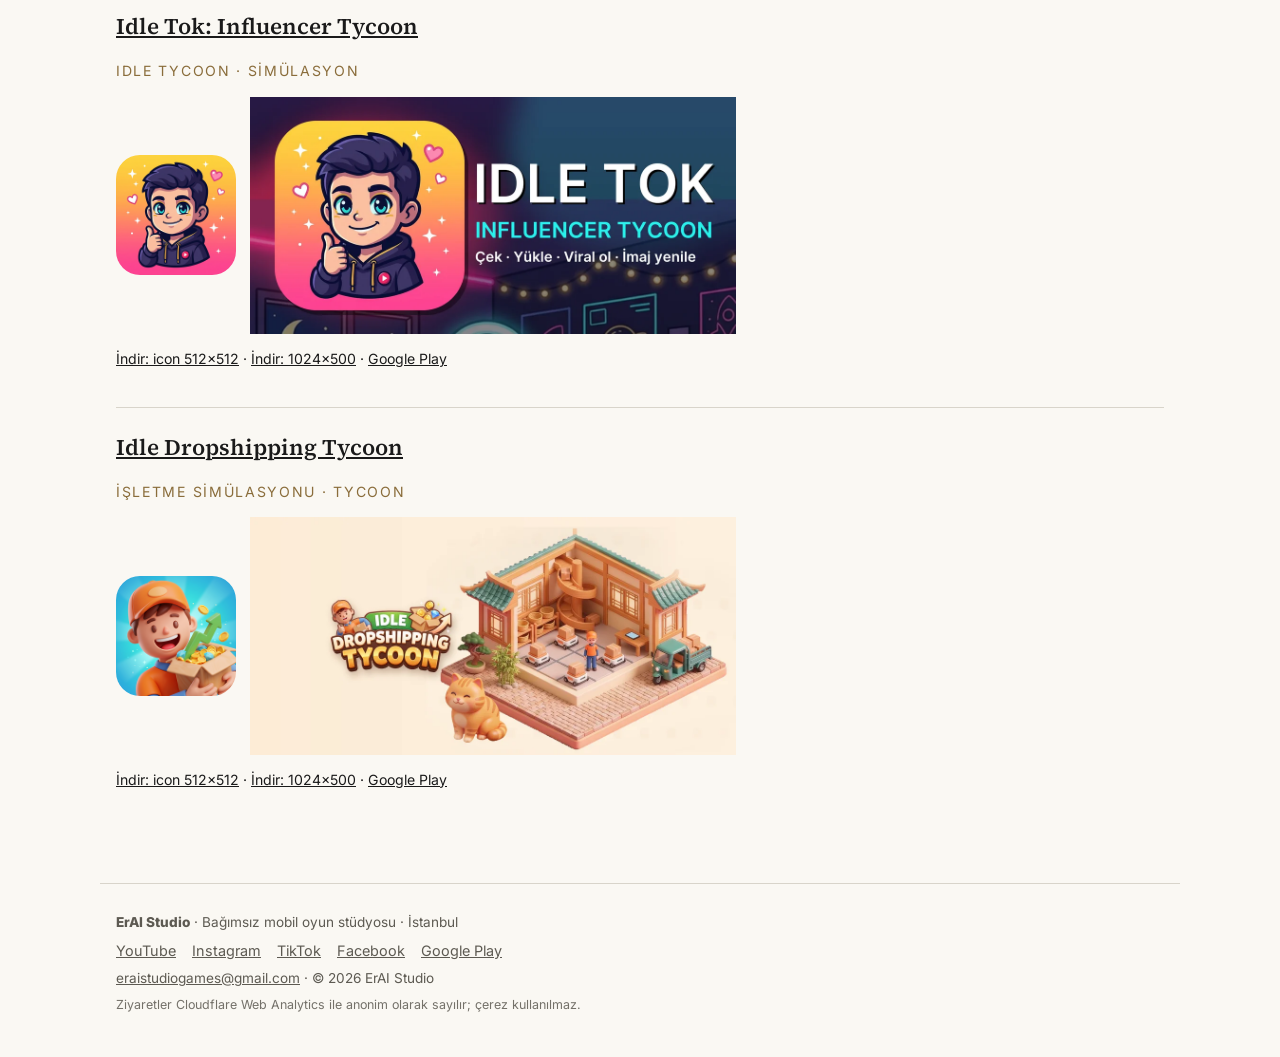
<file: tr/basin/index.html>
<!doctype html>
<html lang="tr"><head><meta charset="utf-8"><meta name="viewport" content="width=device-width,initial-scale=1">
<title>Basın kiti · ErAI Studio</title><meta name="description" content="Yazı ve videolar için logolar, oyun simgeleri ve mağaza görselleri. ErAI Studio ve oyunlarımız hakkında yazarken kullanabilirsiniz.">
<link rel="canonical" href="https://eraistudio.com/tr/basin/"><link rel="alternate" hreflang="tr" href="https://eraistudio.com/tr/basin/"><link rel="alternate" hreflang="en" href="https://eraistudio.com/press/"><link rel="alternate" hreflang="x-default" href="https://eraistudio.com/press/">
<meta property="og:type" content="website"><meta property="og:site_name" content="ErAI Studio"><meta property="og:title" content="Basın kiti · ErAI Studio">
<meta property="og:description" content="Yazı ve videolar için logolar, oyun simgeleri ve mağaza görselleri. ErAI Studio ve oyunlarımız hakkında yazarken kullanabilirsiniz."><meta property="og:url" content="https://eraistudio.com/tr/basin/"><meta property="og:image" content="https://eraistudio.com/img/brand/icon-512.png">
<meta name="twitter:card" content="summary_large_image"><meta name="theme-color" content="#faf8f3">
<link rel="icon" href="/favicon.ico" sizes="any"><link rel="apple-touch-icon" href="/img/brand/apple-touch-icon.png">
<link rel="stylesheet" href="/fonts/fonts.css"><style>:root{--bg:#faf8f3;--ink:#1a1a1a;--muted:#5d5a52;--line:#d8d4ca;--accent:#8a6d3b;--card:#fff;--btn:#16122C;--btn-ink:#fff}
@media (prefers-color-scheme:dark){:root{--bg:#14131a;--ink:#ecebe6;--muted:#a7a49b;--line:#2e2c36;--accent:#d9b57a;--card:#1d1c24;--btn:#ecebe6;--btn-ink:#14131a}}
*{box-sizing:border-box}html{-webkit-text-size-adjust:100%}
body{margin:0;background:var(--bg);color:var(--ink);font:17px/1.65 'Source Serif 4',Georgia,serif}
img{max-width:100%;height:auto;display:block}a{color:inherit}
.top{display:flex;justify-content:space-between;align-items:center;gap:16px;flex-wrap:wrap;max-width:1080px;margin:0 auto;padding:22px 16px;border-bottom:1px solid var(--ink);font:600 .92rem/1.4 Inter,system-ui,sans-serif}
.logo{font-weight:800;letter-spacing:.08em;text-transform:uppercase;text-decoration:none}
.top nav a{margin-left:18px;text-decoration:none}.top nav a:hover{text-decoration:underline}
.lang{border:1px solid var(--ink);border-radius:999px;padding:2px 10px}
main{max-width:1080px;margin:0 auto;padding:0 16px}
.kicker{font:600 .74rem/1.4 Inter,system-ui,sans-serif;letter-spacing:.12em;text-transform:uppercase;color:var(--accent)}
.intro{padding:56px 0 34px}.intro h1{font-size:clamp(2.1rem,5vw,3.2rem);font-weight:600;line-height:1.1;margin:8px 0 14px;max-width:800px}
.lede{color:var(--muted);font-size:1.15rem;max-width:640px;margin:0}
.row{display:grid;grid-template-columns:1.2fr 1fr;gap:40px;align-items:center;padding:40px 0;border-top:1px solid var(--line)}
.row:nth-child(even) .img{order:2}
.row .img img{border-radius:4px}.row h2{font-size:2rem;font-weight:600;margin:6px 0 10px;line-height:1.15}.row h2 a{text-decoration:none}
.row p{color:var(--muted);margin:0 0 14px}
.links{font:600 .9rem/1.4 Inter,system-ui,sans-serif;display:flex;gap:18px;align-items:center;flex-wrap:wrap}
.play{display:inline-block;background:var(--btn);color:var(--btn-ink);text-decoration:none;padding:9px 16px;border-radius:8px;font:600 .9rem/1.3 Inter,system-ui,sans-serif}
.contact{border-top:1px solid var(--ink);padding:44px 0 56px}.contact h2{font-size:2rem;font-weight:600;margin:0 0 6px}
.contact p{color:var(--muted)}.mail{font-size:1.3rem;color:var(--ink)!important}
.soc{font:.9rem/1.6 Inter,system-ui,sans-serif}
.foot{max-width:1080px;margin:0 auto;padding:26px 16px 40px;border-top:1px solid var(--line);color:var(--muted);font:.85rem/1.8 Inter,system-ui,sans-serif;display:grid;gap:4px}
.foot .soc a{margin-right:12px}
.crumb{font:600 .88rem/1.4 Inter,system-ui,sans-serif;margin:26px 0 0}.crumb a{text-decoration:none}
.ghead{display:flex;gap:22px;align-items:center;padding:26px 0}.ghead .icon{border-radius:22px;width:96px;height:96px}
.ghead h1{font-size:clamp(1.9rem,4.5vw,2.8rem);font-weight:600;margin:4px 0 12px;line-height:1.1}.ghead p{margin:0}
.hero{border-radius:6px;width:100%}
.cols{display:grid;grid-template-columns:1fr 300px;gap:48px;padding:30px 0}
.text h2,.game>h2,.press h2{font-size:1.6rem;font-weight:600;margin:10px 0 8px}
.text h3{font:700 .85rem/1.4 Inter,system-ui,sans-serif;letter-spacing:.06em;margin:26px 0 6px}
.text ul{padding-left:20px}.text li{margin:4px 0}
.facts{border-top:2px solid var(--ink);padding-top:12px;font:.9rem/1.5 Inter,system-ui,sans-serif;align-self:start;position:sticky;top:16px}
.facts dt{color:var(--muted);font-size:.75rem;text-transform:uppercase;letter-spacing:.08em;margin-top:12px}.facts dd{margin:2px 0 0;overflow-wrap:anywhere}
.shots{display:grid;grid-template-columns:repeat(4,1fr);gap:14px;padding:6px 0 56px}.shots img{border-radius:10px;border:1px solid var(--line)}
.press{padding-bottom:56px}.logos{display:grid;grid-template-columns:repeat(3,1fr);gap:16px}
.dl{margin:0;background:var(--card);border:1px solid var(--line);border-radius:8px;padding:14px}.dl.dark{background:#0E0E16}
.dl img{height:110px;width:100%;object-fit:contain}.dl figcaption{font:.85rem Inter,system-ui,sans-serif;margin-top:8px}.dl.dark figcaption a{color:#fff}
.pk{border-top:1px solid var(--line);padding:22px 0}.pk h3{font-size:1.4rem;font-weight:600;margin:0}.pk p{font:.88rem/1.6 Inter,system-ui,sans-serif}
.pkimg{display:grid;grid-template-columns:120px 1fr;gap:14px;align-items:center;max-width:620px}.pkimg img:first-child{border-radius:24px}
@media (max-width:760px){.row{grid-template-columns:1fr;gap:18px;padding:30px 0}.row .img{order:0!important}
.cols{grid-template-columns:1fr;gap:20px}.facts{position:static}.shots{grid-template-columns:repeat(2,1fr)}
.logos{grid-template-columns:1fr}.ghead .icon{width:72px;height:72px;border-radius:16px}.top nav a{margin-left:12px}}
.row>*,.cols>*,.ghead>*{min-width:0}
@media (max-width:760px){.top{padding:12px 16px}.top nav{display:flex;flex-wrap:wrap;align-items:center;gap:2px 4px;margin-left:-10px}
.top nav a{margin:0;padding:12px 10px;min-height:44px;display:inline-flex;align-items:center}.top nav a.lang{padding:8px 12px;min-height:36px;margin-left:6px}
.logo{display:inline-block;padding:10px 0}
.links a,.crumb a,.foot a,.soc a,.facts dd a,.pk p a,.dl figcaption a,.contact a{display:inline-block;padding:10px 0;min-height:44px}
.links{gap:4px 18px}.foot .soc a{margin-right:16px}.play{padding:12px 18px}}
.foot .note{font-size:.78rem;opacity:.85}
</style></head>
<body><header class="top"><a class="logo" href="/tr/" lang="en">ErAI Studio</a>
<nav><a href="/tr/#games">Oyunlar</a><a href="/tr/basin/">Basın</a><a href="/tr/#contact">İletişim</a><a class="lang" href="/press/" hreflang="en" lang="en">EN</a></nav></header>
<main><section class="intro"><div class="kicker" lang="en">ErAI Studio</div><h1>Basın kiti</h1><p class="lede">Yazı ve videolar için logolar, oyun simgeleri ve mağaza görselleri. ErAI Studio ve oyunlarımız hakkında yazarken kullanabilirsiniz.</p></section>
<section class="press"><h2>ErAI Studio hakkında</h2><p>ErAI Studio, İstanbul'da bağımsız bir mobil oyun stüdyosu. Oyunlarımız Android için Google Play'de.</p><p><a href="mailto:eraistudiogames@gmail.com">eraistudiogames@gmail.com</a></p>
<h2>Stüdyo logosu</h2><div class="logos"><figure class="dl dark"><img src="/img/brand/wordmark_dark.png" alt="ErAI Studio"><figcaption><a href="/img/brand/wordmark_dark.png" download>wordmark_dark.png</a></figcaption></figure><figure class="dl "><img src="/img/brand/wordmark_light.png" alt="ErAI Studio"><figcaption><a href="/img/brand/wordmark_light.png" download>wordmark_light.png</a></figcaption></figure><figure class="dl "><img src="/img/brand/icon_1024.png" alt="ErAI Studio"><figcaption><a href="/img/brand/icon_1024.png" download>icon_1024.png</a></figcaption></figure></div><h2>Oyun görselleri</h2><div class="pk"><h3><a href="/tr/oyunlar/tekir-express/">Tekir Express</a></h3><p class="kicker">Aile masa oyunu · Zar</p>
<div class="pkimg"><img src="/img/tekir-express/icon-512.png" alt="" loading="lazy"><img src="/img/tekir-express/feature-en.webp" alt="" loading="lazy"></div>
<p><a href="/img/tekir-express/icon-512.png" download>İndir: icon 512×512</a> · <a href="/img/tekir-express/feature-en.png" download>İndir: 1024×500</a> · <a href="https://play.google.com/store/apps/details?id=com.eraistudio.tekirexpress&hl=tr&utm_source=eraistudio.com&utm_medium=website&utm_campaign=press_tr">Google Play</a></p></div><div class="pk"><h3><a href="/tr/oyunlar/pearl-to-power/">Pearl to Power</a></h3><p class="kicker">Şehir kurma · Strateji</p>
<div class="pkimg"><img src="/img/pearl-to-power/icon-512.png" alt="" loading="lazy"><img src="/img/pearl-to-power/feature-tr.webp" alt="" loading="lazy"></div>
<p><a href="/img/pearl-to-power/icon-512.png" download>İndir: icon 512×512</a> · <a href="/img/pearl-to-power/feature-tr.png" download>İndir: 1024×500</a> · <a href="https://play.google.com/store/apps/details?id=com.eraistudio.pearltopower&hl=tr&utm_source=eraistudio.com&utm_medium=website&utm_campaign=press_tr">Google Play</a></p></div><div class="pk"><h3><a href="/tr/oyunlar/idle-tok/">Idle Tok: Influencer Tycoon</a></h3><p class="kicker">Idle tycoon · Simülasyon</p>
<div class="pkimg"><img src="/img/idle-tok/icon-512.png" alt="" loading="lazy"><img src="/img/idle-tok/feature-tr.webp" alt="" loading="lazy"></div>
<p><a href="/img/idle-tok/icon-512.png" download>İndir: icon 512×512</a> · <a href="/img/idle-tok/feature-tr.png" download>İndir: 1024×500</a> · <a href="https://play.google.com/store/apps/details?id=com.eraistudio.idletok&hl=tr&utm_source=eraistudio.com&utm_medium=website&utm_campaign=press_tr">Google Play</a></p></div><div class="pk"><h3><a href="/tr/oyunlar/idle-dropshipping-tycoon/">Idle Dropshipping Tycoon</a></h3><p class="kicker">İşletme simülasyonu · Tycoon</p>
<div class="pkimg"><img src="/img/idle-dropshipping-tycoon/icon-512.png" alt="" loading="lazy"><img src="/img/idle-dropshipping-tycoon/feature-en.webp" alt="" loading="lazy"></div>
<p><a href="/img/idle-dropshipping-tycoon/icon-512.png" download>İndir: icon 512×512</a> · <a href="/img/idle-dropshipping-tycoon/feature-en.png" download>İndir: 1024×500</a> · <a href="https://play.google.com/store/apps/details?id=com.eraistudio.idledropshippingtycoon&hl=tr&utm_source=eraistudio.com&utm_medium=website&utm_campaign=press_tr">Google Play</a></p></div></section></main>
<footer class="foot"><div><strong>ErAI Studio</strong> · Bağımsız mobil oyun stüdyosu · İstanbul</div>
<div class="soc"><a href="https://www.youtube.com/@eraistudiogames" rel="me noopener">YouTube</a> <a href="https://www.instagram.com/eraistudiogames/" rel="me noopener">Instagram</a> <a href="https://www.tiktok.com/@eraistudio_games" rel="me noopener">TikTok</a> <a href="https://www.facebook.com/profile.php?id=61594981989212" rel="me noopener">Facebook</a> <a href="https://play.google.com/store/apps/dev?id=8369372898684036857" rel="me noopener">Google Play</a></div>
<div><a href="mailto:eraistudiogames@gmail.com">eraistudiogames@gmail.com</a> · © 2026 ErAI Studio</div><div class="note">Ziyaretler Cloudflare Web Analytics ile anonim olarak sayılır; çerez kullanılmaz.</div></footer>
<script defer src="https://static.cloudflareinsights.com/beacon.min.js" data-cf-beacon='{"token": "5d2d8a663fc64ab697e183c93caa1a09"}'></script></body></html>
</file>
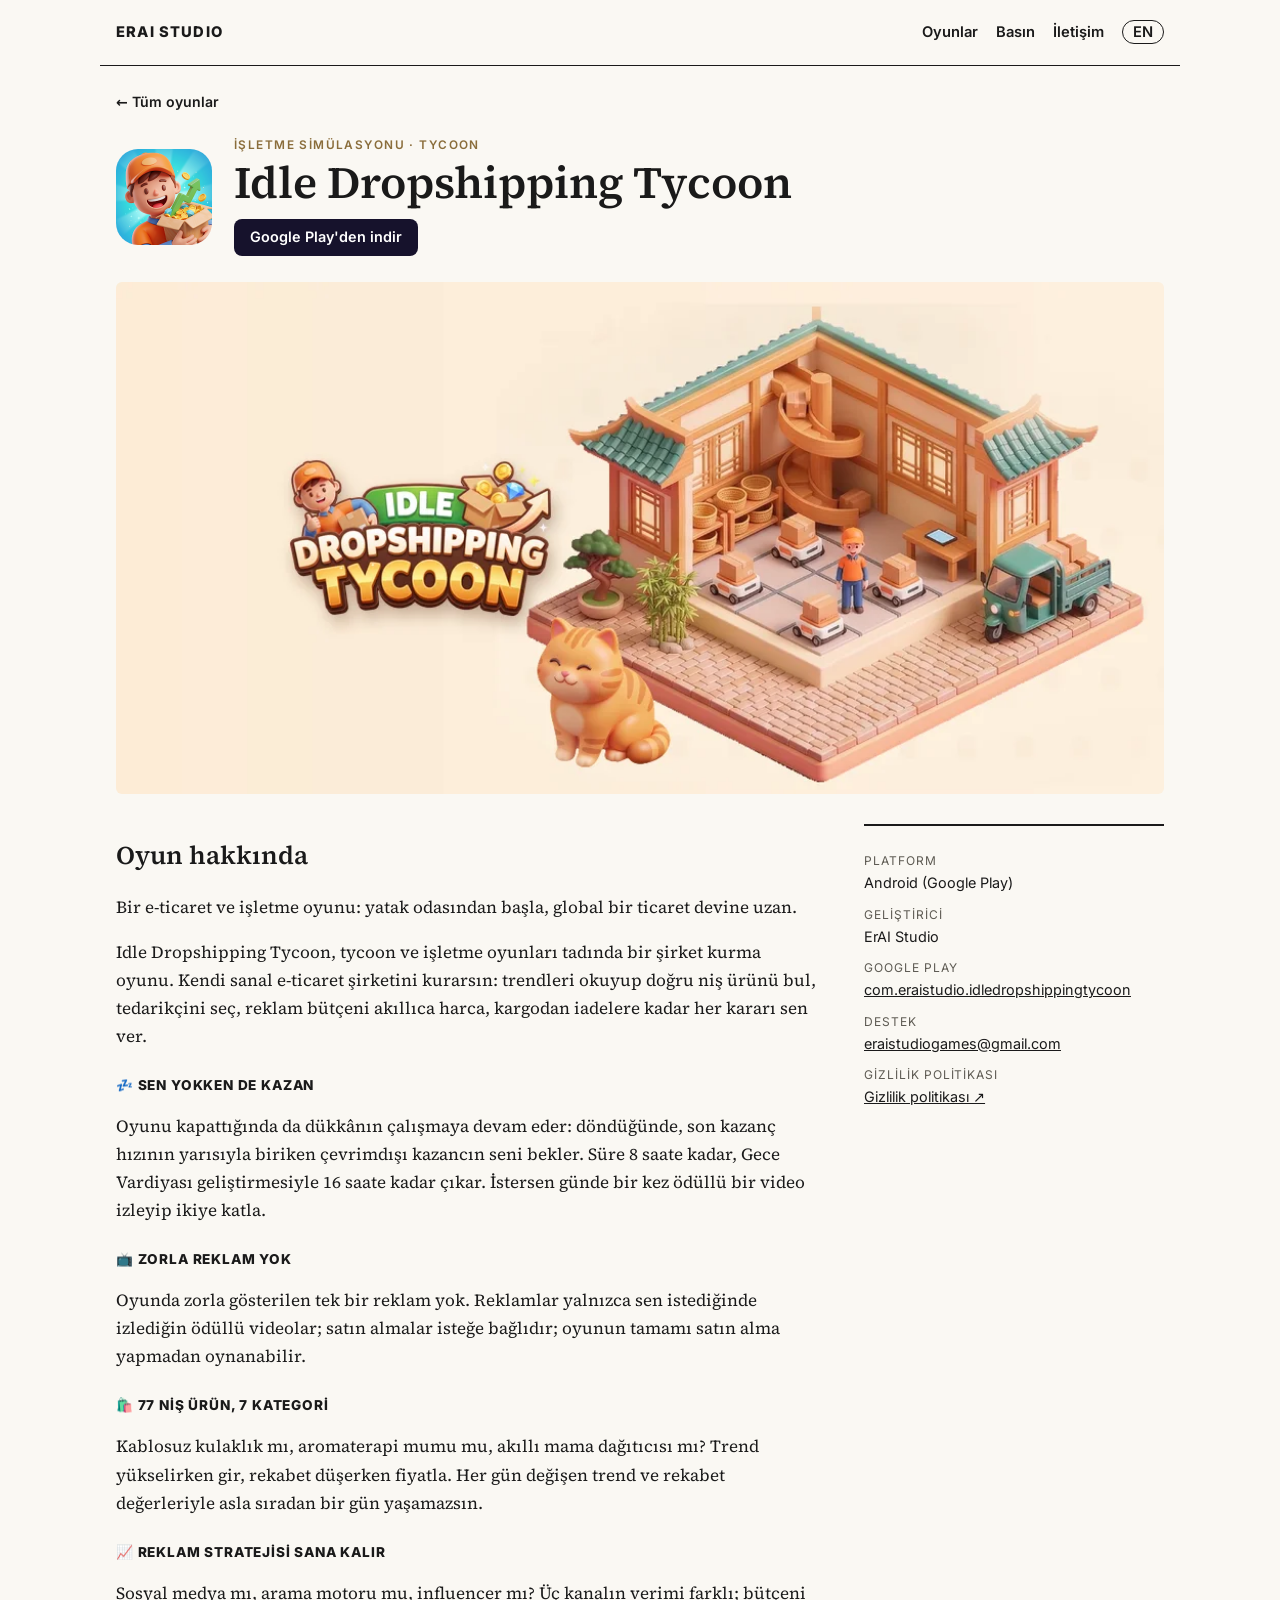
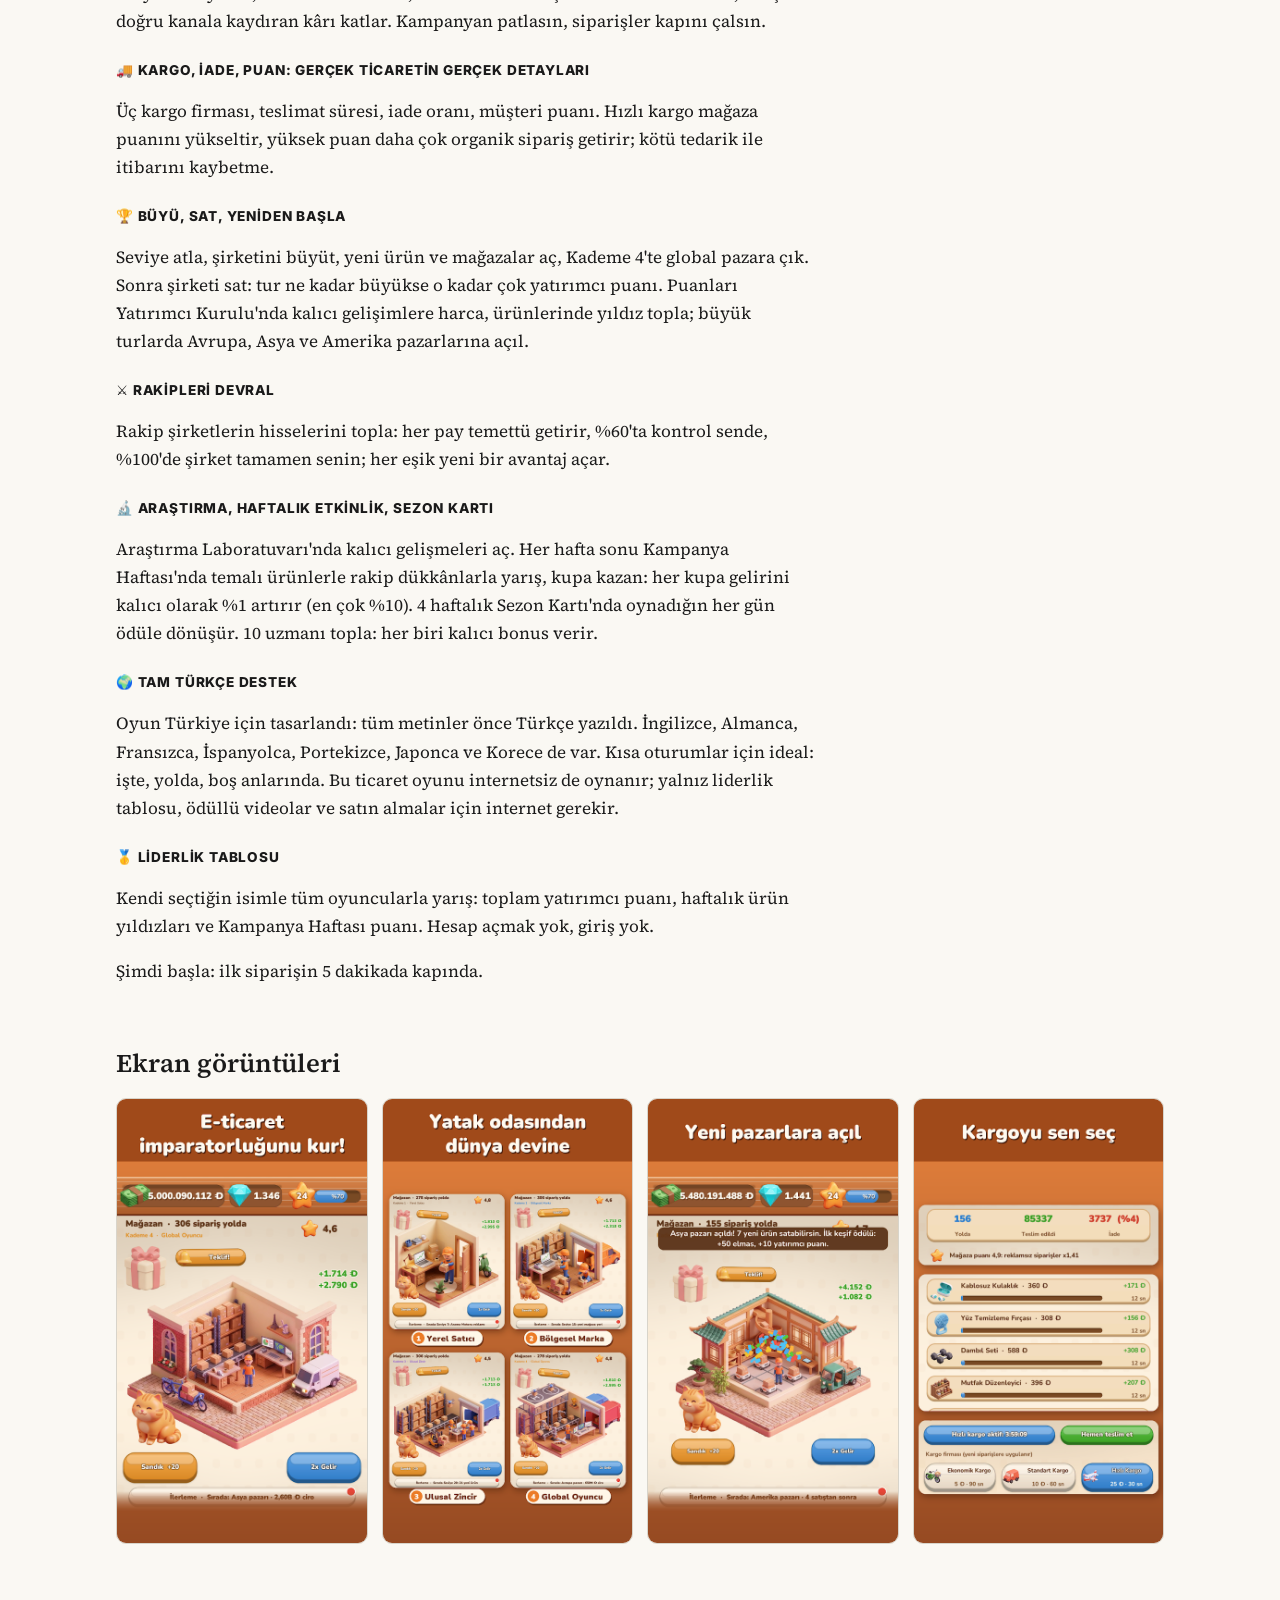
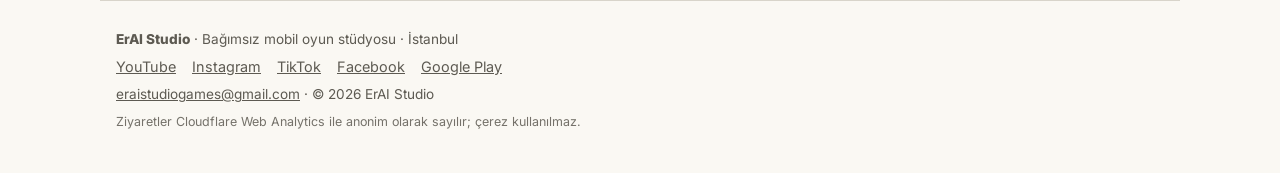
<file: tr/oyunlar/idle-dropshipping-tycoon/index.html>
<!doctype html>
<html lang="tr"><head><meta charset="utf-8"><meta name="viewport" content="width=device-width,initial-scale=1">
<title>Idle Dropshipping Tycoon · ErAI Studio</title><meta name="description" content="Bir e-ticaret ve işletme oyunu: yatak odasından başla, global bir ticaret devine uzan.">
<link rel="canonical" href="https://eraistudio.com/tr/oyunlar/idle-dropshipping-tycoon/"><link rel="alternate" hreflang="tr" href="https://eraistudio.com/tr/oyunlar/idle-dropshipping-tycoon/"><link rel="alternate" hreflang="en" href="https://eraistudio.com/games/idle-dropshipping-tycoon/"><link rel="alternate" hreflang="x-default" href="https://eraistudio.com/games/idle-dropshipping-tycoon/">
<meta property="og:type" content="website"><meta property="og:site_name" content="ErAI Studio"><meta property="og:title" content="Idle Dropshipping Tycoon · ErAI Studio">
<meta property="og:description" content="Bir e-ticaret ve işletme oyunu: yatak odasından başla, global bir ticaret devine uzan."><meta property="og:url" content="https://eraistudio.com/tr/oyunlar/idle-dropshipping-tycoon/"><meta property="og:image" content="https://eraistudio.com/img/idle-dropshipping-tycoon/feature-en.png">
<meta name="twitter:card" content="summary_large_image"><meta name="theme-color" content="#faf8f3">
<link rel="icon" href="/favicon.ico" sizes="any"><link rel="apple-touch-icon" href="/img/brand/apple-touch-icon.png">
<link rel="stylesheet" href="/fonts/fonts.css"><style>:root{--bg:#faf8f3;--ink:#1a1a1a;--muted:#5d5a52;--line:#d8d4ca;--accent:#8a6d3b;--card:#fff;--btn:#16122C;--btn-ink:#fff}
@media (prefers-color-scheme:dark){:root{--bg:#14131a;--ink:#ecebe6;--muted:#a7a49b;--line:#2e2c36;--accent:#d9b57a;--card:#1d1c24;--btn:#ecebe6;--btn-ink:#14131a}}
*{box-sizing:border-box}html{-webkit-text-size-adjust:100%}
body{margin:0;background:var(--bg);color:var(--ink);font:17px/1.65 'Source Serif 4',Georgia,serif}
img{max-width:100%;height:auto;display:block}a{color:inherit}
.top{display:flex;justify-content:space-between;align-items:center;gap:16px;flex-wrap:wrap;max-width:1080px;margin:0 auto;padding:22px 16px;border-bottom:1px solid var(--ink);font:600 .92rem/1.4 Inter,system-ui,sans-serif}
.logo{font-weight:800;letter-spacing:.08em;text-transform:uppercase;text-decoration:none}
.top nav a{margin-left:18px;text-decoration:none}.top nav a:hover{text-decoration:underline}
.lang{border:1px solid var(--ink);border-radius:999px;padding:2px 10px}
main{max-width:1080px;margin:0 auto;padding:0 16px}
.kicker{font:600 .74rem/1.4 Inter,system-ui,sans-serif;letter-spacing:.12em;text-transform:uppercase;color:var(--accent)}
.intro{padding:56px 0 34px}.intro h1{font-size:clamp(2.1rem,5vw,3.2rem);font-weight:600;line-height:1.1;margin:8px 0 14px;max-width:800px}
.lede{color:var(--muted);font-size:1.15rem;max-width:640px;margin:0}
.row{display:grid;grid-template-columns:1.2fr 1fr;gap:40px;align-items:center;padding:40px 0;border-top:1px solid var(--line)}
.row:nth-child(even) .img{order:2}
.row .img img{border-radius:4px}.row h2{font-size:2rem;font-weight:600;margin:6px 0 10px;line-height:1.15}.row h2 a{text-decoration:none}
.row p{color:var(--muted);margin:0 0 14px}
.links{font:600 .9rem/1.4 Inter,system-ui,sans-serif;display:flex;gap:18px;align-items:center;flex-wrap:wrap}
.play{display:inline-block;background:var(--btn);color:var(--btn-ink);text-decoration:none;padding:9px 16px;border-radius:8px;font:600 .9rem/1.3 Inter,system-ui,sans-serif}
.contact{border-top:1px solid var(--ink);padding:44px 0 56px}.contact h2{font-size:2rem;font-weight:600;margin:0 0 6px}
.contact p{color:var(--muted)}.mail{font-size:1.3rem;color:var(--ink)!important}
.soc{font:.9rem/1.6 Inter,system-ui,sans-serif}
.foot{max-width:1080px;margin:0 auto;padding:26px 16px 40px;border-top:1px solid var(--line);color:var(--muted);font:.85rem/1.8 Inter,system-ui,sans-serif;display:grid;gap:4px}
.foot .soc a{margin-right:12px}
.crumb{font:600 .88rem/1.4 Inter,system-ui,sans-serif;margin:26px 0 0}.crumb a{text-decoration:none}
.ghead{display:flex;gap:22px;align-items:center;padding:26px 0}.ghead .icon{border-radius:22px;width:96px;height:96px}
.ghead h1{font-size:clamp(1.9rem,4.5vw,2.8rem);font-weight:600;margin:4px 0 12px;line-height:1.1}.ghead p{margin:0}
.hero{border-radius:6px;width:100%}
.cols{display:grid;grid-template-columns:1fr 300px;gap:48px;padding:30px 0}
.text h2,.game>h2,.press h2{font-size:1.6rem;font-weight:600;margin:10px 0 8px}
.text h3{font:700 .85rem/1.4 Inter,system-ui,sans-serif;letter-spacing:.06em;margin:26px 0 6px}
.text ul{padding-left:20px}.text li{margin:4px 0}
.facts{border-top:2px solid var(--ink);padding-top:12px;font:.9rem/1.5 Inter,system-ui,sans-serif;align-self:start;position:sticky;top:16px}
.facts dt{color:var(--muted);font-size:.75rem;text-transform:uppercase;letter-spacing:.08em;margin-top:12px}.facts dd{margin:2px 0 0;overflow-wrap:anywhere}
.shots{display:grid;grid-template-columns:repeat(4,1fr);gap:14px;padding:6px 0 56px}.shots img{border-radius:10px;border:1px solid var(--line)}
.press{padding-bottom:56px}.logos{display:grid;grid-template-columns:repeat(3,1fr);gap:16px}
.dl{margin:0;background:var(--card);border:1px solid var(--line);border-radius:8px;padding:14px}.dl.dark{background:#0E0E16}
.dl img{height:110px;width:100%;object-fit:contain}.dl figcaption{font:.85rem Inter,system-ui,sans-serif;margin-top:8px}.dl.dark figcaption a{color:#fff}
.pk{border-top:1px solid var(--line);padding:22px 0}.pk h3{font-size:1.4rem;font-weight:600;margin:0}.pk p{font:.88rem/1.6 Inter,system-ui,sans-serif}
.pkimg{display:grid;grid-template-columns:120px 1fr;gap:14px;align-items:center;max-width:620px}.pkimg img:first-child{border-radius:24px}
@media (max-width:760px){.row{grid-template-columns:1fr;gap:18px;padding:30px 0}.row .img{order:0!important}
.cols{grid-template-columns:1fr;gap:20px}.facts{position:static}.shots{grid-template-columns:repeat(2,1fr)}
.logos{grid-template-columns:1fr}.ghead .icon{width:72px;height:72px;border-radius:16px}.top nav a{margin-left:12px}}
.row>*,.cols>*,.ghead>*{min-width:0}
@media (max-width:760px){.top{padding:12px 16px}.top nav{display:flex;flex-wrap:wrap;align-items:center;gap:2px 4px;margin-left:-10px}
.top nav a{margin:0;padding:12px 10px;min-height:44px;display:inline-flex;align-items:center}.top nav a.lang{padding:8px 12px;min-height:36px;margin-left:6px}
.logo{display:inline-block;padding:10px 0}
.links a,.crumb a,.foot a,.soc a,.facts dd a,.pk p a,.dl figcaption a,.contact a{display:inline-block;padding:10px 0;min-height:44px}
.links{gap:4px 18px}.foot .soc a{margin-right:16px}.play{padding:12px 18px}}
.foot .note{font-size:.78rem;opacity:.85}
</style><script type="application/ld+json">{"@context": "https://schema.org", "@type": ["VideoGame", "MobileApplication"], "name": "Idle Dropshipping Tycoon", "alternateName": "Idle Dropshipping Tycoon", "description": "Bir e-ticaret ve işletme oyunu: yatak odasından başla, global bir ticaret devine uzan.", "url": "https://eraistudio.com/tr/oyunlar/idle-dropshipping-tycoon/", "image": "https://eraistudio.com/img/idle-dropshipping-tycoon/feature-en.webp", "genre": ["Simulation", "Tycoon"], "gamePlatform": "Android", "operatingSystem": "Android", "applicationCategory": "GameApplication", "inLanguage": "tr", "installUrl": "https://play.google.com/store/apps/details?id=com.eraistudio.idledropshippingtycoon&hl=tr&utm_source=eraistudio.com&utm_medium=website&utm_campaign=game_tr", "sameAs": ["https://play.google.com/store/apps/details?id=com.eraistudio.idledropshippingtycoon"], "author": {"@type": "Organization", "name": "ErAI Studio", "url": "https://eraistudio.com/"}, "publisher": {"@type": "Organization", "name": "ErAI Studio", "url": "https://eraistudio.com/"}}</script></head>
<body><header class="top"><a class="logo" href="/tr/" lang="en">ErAI Studio</a>
<nav><a href="/tr/#games">Oyunlar</a><a href="/tr/basin/">Basın</a><a href="/tr/#contact">İletişim</a><a class="lang" href="/games/idle-dropshipping-tycoon/" hreflang="en" lang="en">EN</a></nav></header>
<main><article class="game"><p class="crumb"><a href="/tr/#games">← Tüm oyunlar</a></p>
<header class="ghead"><img class="icon" src="/img/idle-dropshipping-tycoon/icon.webp" width="96" height="96" alt="">
<div><div class="kicker">İşletme simülasyonu · Tycoon</div><h1>Idle Dropshipping Tycoon</h1>
<p><a class="play" href="https://play.google.com/store/apps/details?id=com.eraistudio.idledropshippingtycoon&hl=tr&utm_source=eraistudio.com&utm_medium=website&utm_campaign=game_tr">Google Play'den indir</a></p></div></header>
<img class="hero" src="/img/idle-dropshipping-tycoon/feature-en.webp" width="1024" height="500" alt="Idle Dropshipping Tycoon">
<div class="cols"><div class="text"><h2>Oyun hakkında</h2><p>Bir e-ticaret ve işletme oyunu: yatak odasından başla, global bir ticaret devine uzan.</p>
<p>Idle Dropshipping Tycoon, tycoon ve işletme oyunları tadında bir şirket kurma oyunu. Kendi sanal e-ticaret şirketini kurarsın: trendleri okuyup doğru niş ürünü bul, tedarikçini seç, reklam bütçeni akıllıca harca, kargodan iadelere kadar her kararı sen ver.</p>
<h3>💤 SEN YOKKEN DE KAZAN</h3>
<p>Oyunu kapattığında da dükkânın çalışmaya devam eder: döndüğünde, son kazanç hızının yarısıyla biriken çevrimdışı kazancın seni bekler. Süre 8 saate kadar, Gece Vardiyası geliştirmesiyle 16 saate kadar çıkar. İstersen günde bir kez ödüllü bir video izleyip ikiye katla.</p>
<h3>📺 ZORLA REKLAM YOK</h3>
<p>Oyunda zorla gösterilen tek bir reklam yok. Reklamlar yalnızca sen istediğinde izlediğin ödüllü videolar; satın almalar isteğe bağlıdır; oyunun tamamı satın alma yapmadan oynanabilir.</p>
<h3>🛍️ 77 NİŞ ÜRÜN, 7 KATEGORİ</h3>
<p>Kablosuz kulaklık mı, aromaterapi mumu mu, akıllı mama dağıtıcısı mı? Trend yükselirken gir, rekabet düşerken fiyatla. Her gün değişen trend ve rekabet değerleriyle asla sıradan bir gün yaşamazsın.</p>
<h3>📈 REKLAM STRATEJİSİ SANA KALIR</h3>
<p>Sosyal medya mı, arama motoru mu, influencer mı? Üç kanalın verimi farklı; bütçeni doğru kanala kaydıran kârı katlar. Kampanyan patlasın, siparişler kapını çalsın.</p>
<h3>🚚 KARGO, İADE, PUAN: GERÇEK TİCARETİN GERÇEK DETAYLARI</h3>
<p>Üç kargo firması, teslimat süresi, iade oranı, müşteri puanı. Hızlı kargo mağaza puanını yükseltir, yüksek puan daha çok organik sipariş getirir; kötü tedarik ile itibarını kaybetme.</p>
<h3>🏆 BÜYÜ, SAT, YENİDEN BAŞLA</h3>
<p>Seviye atla, şirketini büyüt, yeni ürün ve mağazalar aç, Kademe 4&#x27;te global pazara çık. Sonra şirketi sat: tur ne kadar büyükse o kadar çok yatırımcı puanı. Puanları Yatırımcı Kurulu&#x27;nda kalıcı gelişimlere harca, ürünlerinde yıldız topla; büyük turlarda Avrupa, Asya ve Amerika pazarlarına açıl.</p>
<h3>⚔️ RAKİPLERİ DEVRAL</h3>
<p>Rakip şirketlerin hisselerini topla: her pay temettü getirir, %60&#x27;ta kontrol sende, %100&#x27;de şirket tamamen senin; her eşik yeni bir avantaj açar.</p>
<h3>🔬 ARAŞTIRMA, HAFTALIK ETKİNLİK, SEZON KARTI</h3>
<p>Araştırma Laboratuvarı&#x27;nda kalıcı gelişmeleri aç. Her hafta sonu Kampanya Haftası&#x27;nda temalı ürünlerle rakip dükkânlarla yarış, kupa kazan: her kupa gelirini kalıcı olarak %1 artırır (en çok %10). 4 haftalık Sezon Kartı&#x27;nda oynadığın her gün ödüle dönüşür. 10 uzmanı topla: her biri kalıcı bonus verir.</p>
<h3>🌍 TAM TÜRKÇE DESTEK</h3>
<p>Oyun Türkiye için tasarlandı: tüm metinler önce Türkçe yazıldı. İngilizce, Almanca, Fransızca, İspanyolca, Portekizce, Japonca ve Korece de var. Kısa oturumlar için ideal: işte, yolda, boş anlarında. Bu ticaret oyunu internetsiz de oynanır; yalnız liderlik tablosu, ödüllü videolar ve satın almalar için internet gerekir.</p>
<h3>🥇 LİDERLİK TABLOSU</h3>
<p>Kendi seçtiğin isimle tüm oyuncularla yarış: toplam yatırımcı puanı, haftalık ürün yıldızları ve Kampanya Haftası puanı. Hesap açmak yok, giriş yok.</p>
<p>Şimdi başla: ilk siparişin 5 dakikada kapında.</p></div>
<aside class="facts"><dl><dt>Platform</dt><dd>Android (Google Play)</dd><dt>Geliştirici</dt><dd>ErAI Studio</dd>
<dt>Google Play</dt><dd><a href="https://play.google.com/store/apps/details?id=com.eraistudio.idledropshippingtycoon&hl=tr&utm_source=eraistudio.com&utm_medium=website&utm_campaign=game_tr">com.eraistudio.idledropshippingtycoon</a></dd><dt>Destek</dt><dd><a href="mailto:eraistudiogames@gmail.com">eraistudiogames@gmail.com</a></dd>
<dt>Gizlilik politikası</dt><dd><a href="https://sites.google.com/view/idledropshippingtycoongizlilik">Gizlilik politikası ↗</a></dd></dl></aside></div>
<h2>Ekran görüntüleri</h2><div class="shots"><img src="/img/idle-dropshipping-tycoon/shot-tr-1.webp" alt="Idle Dropshipping Tycoon – ekran görüntüleri 1" loading="lazy"><img src="/img/idle-dropshipping-tycoon/shot-tr-2.webp" alt="Idle Dropshipping Tycoon – ekran görüntüleri 2" loading="lazy"><img src="/img/idle-dropshipping-tycoon/shot-tr-3.webp" alt="Idle Dropshipping Tycoon – ekran görüntüleri 3" loading="lazy"><img src="/img/idle-dropshipping-tycoon/shot-tr-4.webp" alt="Idle Dropshipping Tycoon – ekran görüntüleri 4" loading="lazy"></div></article></main>
<footer class="foot"><div><strong>ErAI Studio</strong> · Bağımsız mobil oyun stüdyosu · İstanbul</div>
<div class="soc"><a href="https://www.youtube.com/@eraistudiogames" rel="me noopener">YouTube</a> <a href="https://www.instagram.com/eraistudiogames/" rel="me noopener">Instagram</a> <a href="https://www.tiktok.com/@eraistudio_games" rel="me noopener">TikTok</a> <a href="https://www.facebook.com/profile.php?id=61594981989212" rel="me noopener">Facebook</a> <a href="https://play.google.com/store/apps/dev?id=8369372898684036857" rel="me noopener">Google Play</a></div>
<div><a href="mailto:eraistudiogames@gmail.com">eraistudiogames@gmail.com</a> · © 2026 ErAI Studio</div><div class="note">Ziyaretler Cloudflare Web Analytics ile anonim olarak sayılır; çerez kullanılmaz.</div></footer>
<script defer src="https://static.cloudflareinsights.com/beacon.min.js" data-cf-beacon='{"token": "5d2d8a663fc64ab697e183c93caa1a09"}'></script></body></html>
</file>
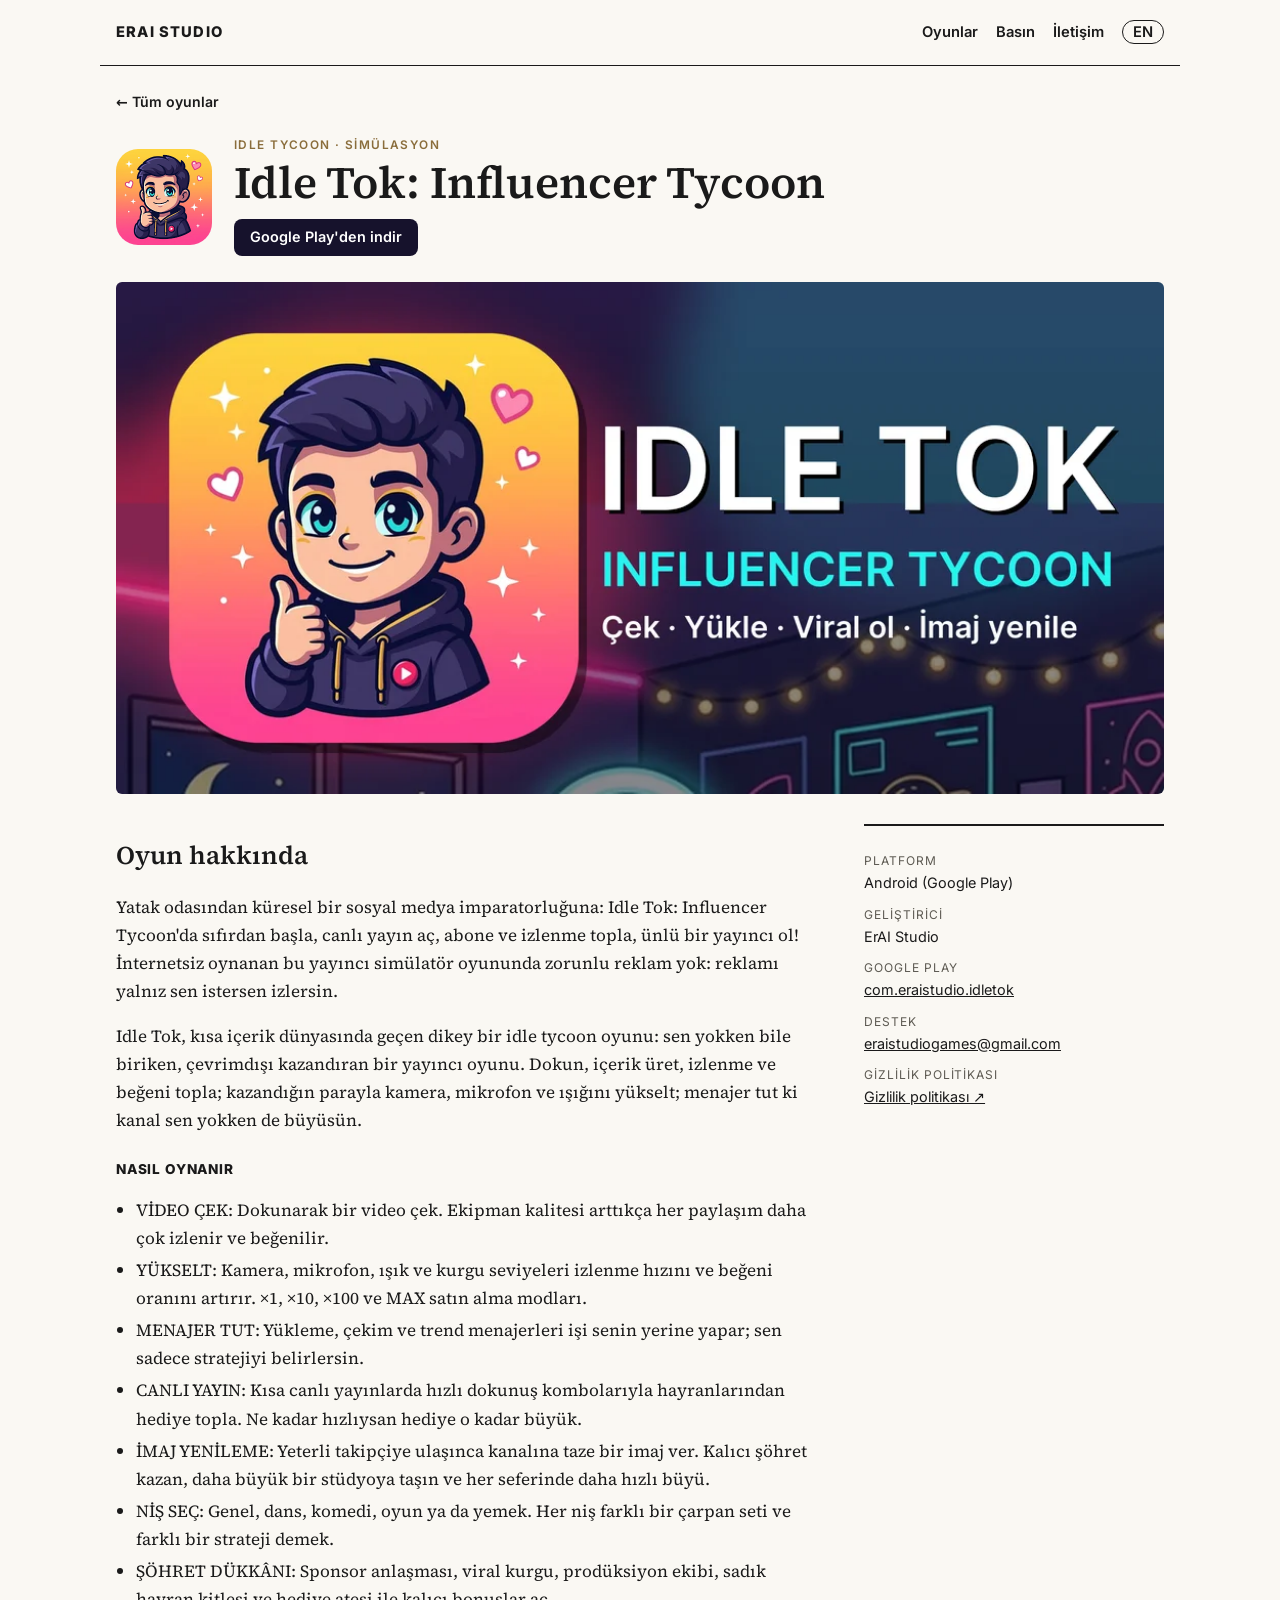
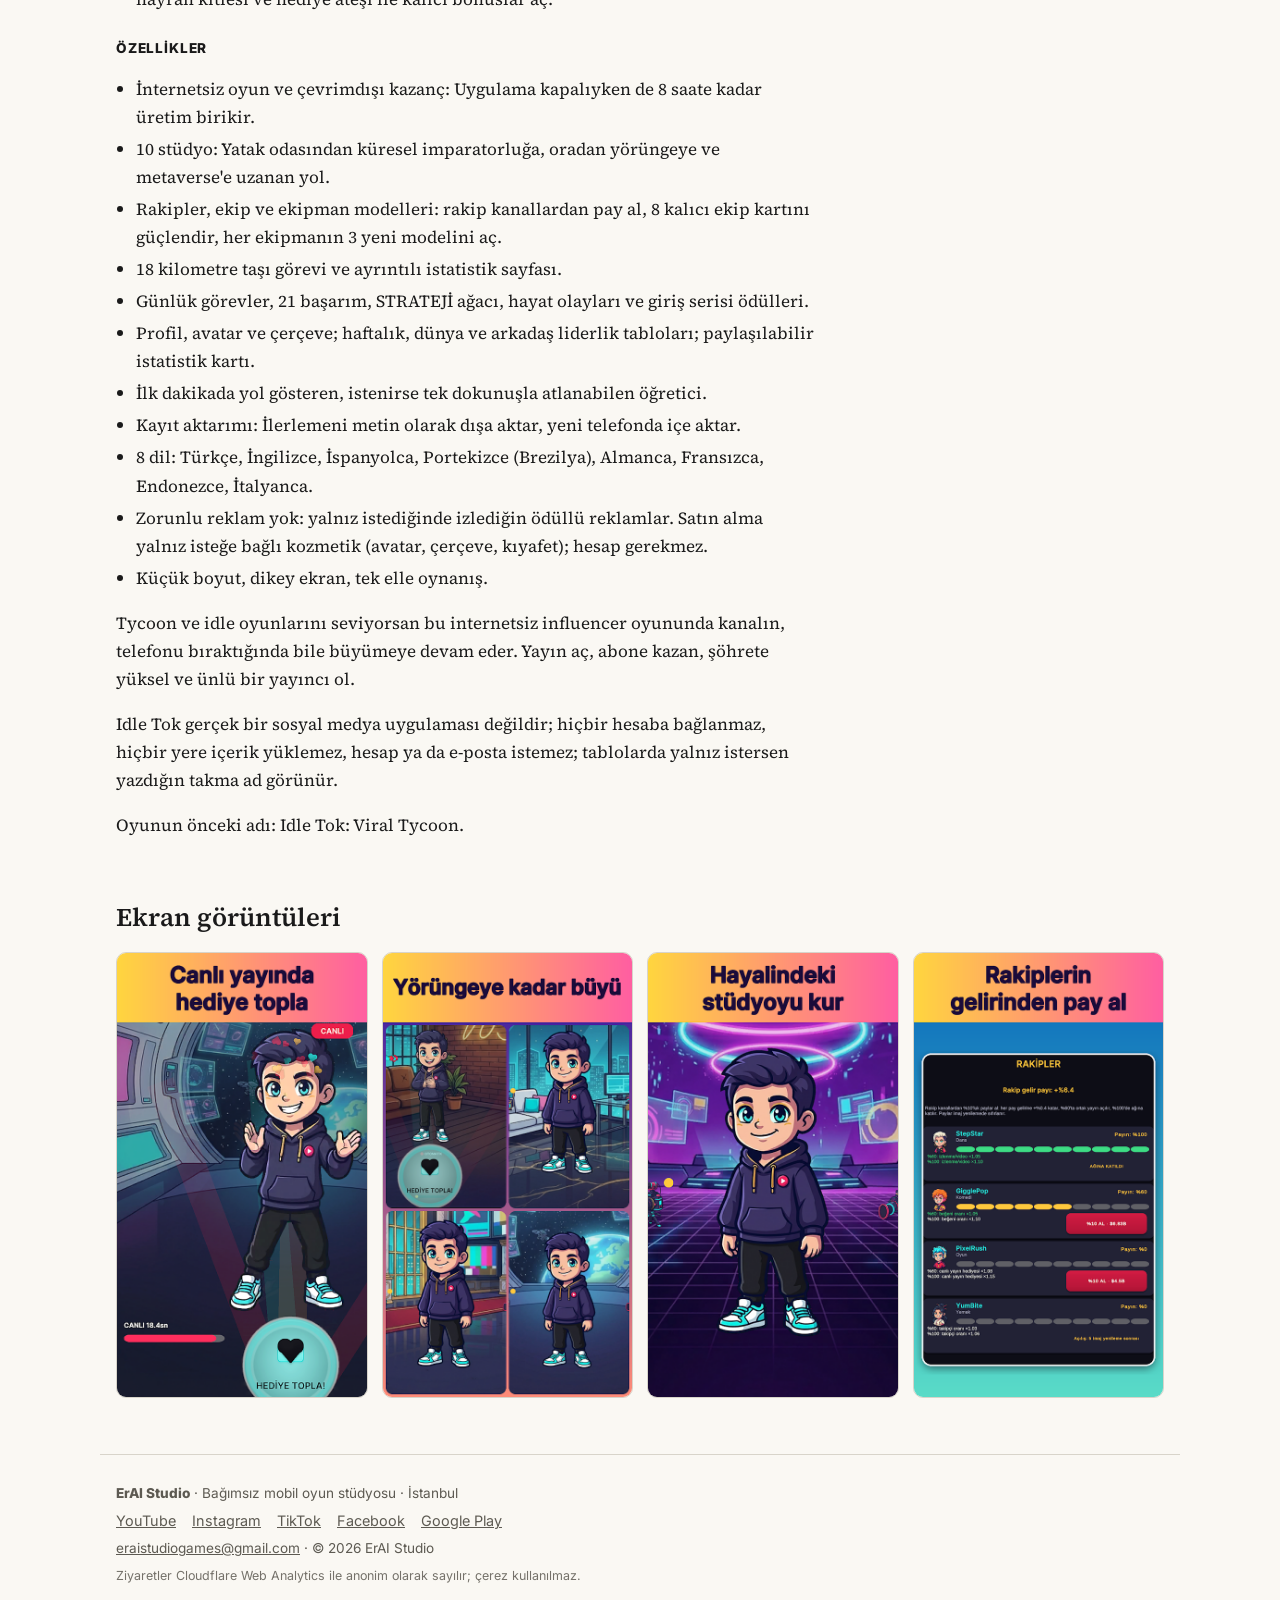
<file: tr/oyunlar/idle-tok/index.html>
<!doctype html>
<html lang="tr"><head><meta charset="utf-8"><meta name="viewport" content="width=device-width,initial-scale=1">
<title>Idle Tok: Influencer Tycoon · ErAI Studio</title><meta name="description" content="Yatak odasından küresel bir sosyal medya imparatorluğuna: Idle Tok: Influencer Tycoon&#x27;da sıfırdan başla, canlı yayın aç, abone ve izlenme topla, ünlü bir…">
<link rel="canonical" href="https://eraistudio.com/tr/oyunlar/idle-tok/"><link rel="alternate" hreflang="tr" href="https://eraistudio.com/tr/oyunlar/idle-tok/"><link rel="alternate" hreflang="en" href="https://eraistudio.com/games/idle-tok/"><link rel="alternate" hreflang="x-default" href="https://eraistudio.com/games/idle-tok/">
<meta property="og:type" content="website"><meta property="og:site_name" content="ErAI Studio"><meta property="og:title" content="Idle Tok: Influencer Tycoon · ErAI Studio">
<meta property="og:description" content="Yatak odasından küresel bir sosyal medya imparatorluğuna: Idle Tok: Influencer Tycoon&#x27;da sıfırdan başla, canlı yayın aç, abone ve izlenme topla, ünlü bir…"><meta property="og:url" content="https://eraistudio.com/tr/oyunlar/idle-tok/"><meta property="og:image" content="https://eraistudio.com/img/idle-tok/feature-tr.png">
<meta name="twitter:card" content="summary_large_image"><meta name="theme-color" content="#faf8f3">
<link rel="icon" href="/favicon.ico" sizes="any"><link rel="apple-touch-icon" href="/img/brand/apple-touch-icon.png">
<link rel="stylesheet" href="/fonts/fonts.css"><style>:root{--bg:#faf8f3;--ink:#1a1a1a;--muted:#5d5a52;--line:#d8d4ca;--accent:#8a6d3b;--card:#fff;--btn:#16122C;--btn-ink:#fff}
@media (prefers-color-scheme:dark){:root{--bg:#14131a;--ink:#ecebe6;--muted:#a7a49b;--line:#2e2c36;--accent:#d9b57a;--card:#1d1c24;--btn:#ecebe6;--btn-ink:#14131a}}
*{box-sizing:border-box}html{-webkit-text-size-adjust:100%}
body{margin:0;background:var(--bg);color:var(--ink);font:17px/1.65 'Source Serif 4',Georgia,serif}
img{max-width:100%;height:auto;display:block}a{color:inherit}
.top{display:flex;justify-content:space-between;align-items:center;gap:16px;flex-wrap:wrap;max-width:1080px;margin:0 auto;padding:22px 16px;border-bottom:1px solid var(--ink);font:600 .92rem/1.4 Inter,system-ui,sans-serif}
.logo{font-weight:800;letter-spacing:.08em;text-transform:uppercase;text-decoration:none}
.top nav a{margin-left:18px;text-decoration:none}.top nav a:hover{text-decoration:underline}
.lang{border:1px solid var(--ink);border-radius:999px;padding:2px 10px}
main{max-width:1080px;margin:0 auto;padding:0 16px}
.kicker{font:600 .74rem/1.4 Inter,system-ui,sans-serif;letter-spacing:.12em;text-transform:uppercase;color:var(--accent)}
.intro{padding:56px 0 34px}.intro h1{font-size:clamp(2.1rem,5vw,3.2rem);font-weight:600;line-height:1.1;margin:8px 0 14px;max-width:800px}
.lede{color:var(--muted);font-size:1.15rem;max-width:640px;margin:0}
.row{display:grid;grid-template-columns:1.2fr 1fr;gap:40px;align-items:center;padding:40px 0;border-top:1px solid var(--line)}
.row:nth-child(even) .img{order:2}
.row .img img{border-radius:4px}.row h2{font-size:2rem;font-weight:600;margin:6px 0 10px;line-height:1.15}.row h2 a{text-decoration:none}
.row p{color:var(--muted);margin:0 0 14px}
.links{font:600 .9rem/1.4 Inter,system-ui,sans-serif;display:flex;gap:18px;align-items:center;flex-wrap:wrap}
.play{display:inline-block;background:var(--btn);color:var(--btn-ink);text-decoration:none;padding:9px 16px;border-radius:8px;font:600 .9rem/1.3 Inter,system-ui,sans-serif}
.contact{border-top:1px solid var(--ink);padding:44px 0 56px}.contact h2{font-size:2rem;font-weight:600;margin:0 0 6px}
.contact p{color:var(--muted)}.mail{font-size:1.3rem;color:var(--ink)!important}
.soc{font:.9rem/1.6 Inter,system-ui,sans-serif}
.foot{max-width:1080px;margin:0 auto;padding:26px 16px 40px;border-top:1px solid var(--line);color:var(--muted);font:.85rem/1.8 Inter,system-ui,sans-serif;display:grid;gap:4px}
.foot .soc a{margin-right:12px}
.crumb{font:600 .88rem/1.4 Inter,system-ui,sans-serif;margin:26px 0 0}.crumb a{text-decoration:none}
.ghead{display:flex;gap:22px;align-items:center;padding:26px 0}.ghead .icon{border-radius:22px;width:96px;height:96px}
.ghead h1{font-size:clamp(1.9rem,4.5vw,2.8rem);font-weight:600;margin:4px 0 12px;line-height:1.1}.ghead p{margin:0}
.hero{border-radius:6px;width:100%}
.cols{display:grid;grid-template-columns:1fr 300px;gap:48px;padding:30px 0}
.text h2,.game>h2,.press h2{font-size:1.6rem;font-weight:600;margin:10px 0 8px}
.text h3{font:700 .85rem/1.4 Inter,system-ui,sans-serif;letter-spacing:.06em;margin:26px 0 6px}
.text ul{padding-left:20px}.text li{margin:4px 0}
.facts{border-top:2px solid var(--ink);padding-top:12px;font:.9rem/1.5 Inter,system-ui,sans-serif;align-self:start;position:sticky;top:16px}
.facts dt{color:var(--muted);font-size:.75rem;text-transform:uppercase;letter-spacing:.08em;margin-top:12px}.facts dd{margin:2px 0 0;overflow-wrap:anywhere}
.shots{display:grid;grid-template-columns:repeat(4,1fr);gap:14px;padding:6px 0 56px}.shots img{border-radius:10px;border:1px solid var(--line)}
.press{padding-bottom:56px}.logos{display:grid;grid-template-columns:repeat(3,1fr);gap:16px}
.dl{margin:0;background:var(--card);border:1px solid var(--line);border-radius:8px;padding:14px}.dl.dark{background:#0E0E16}
.dl img{height:110px;width:100%;object-fit:contain}.dl figcaption{font:.85rem Inter,system-ui,sans-serif;margin-top:8px}.dl.dark figcaption a{color:#fff}
.pk{border-top:1px solid var(--line);padding:22px 0}.pk h3{font-size:1.4rem;font-weight:600;margin:0}.pk p{font:.88rem/1.6 Inter,system-ui,sans-serif}
.pkimg{display:grid;grid-template-columns:120px 1fr;gap:14px;align-items:center;max-width:620px}.pkimg img:first-child{border-radius:24px}
@media (max-width:760px){.row{grid-template-columns:1fr;gap:18px;padding:30px 0}.row .img{order:0!important}
.cols{grid-template-columns:1fr;gap:20px}.facts{position:static}.shots{grid-template-columns:repeat(2,1fr)}
.logos{grid-template-columns:1fr}.ghead .icon{width:72px;height:72px;border-radius:16px}.top nav a{margin-left:12px}}
.row>*,.cols>*,.ghead>*{min-width:0}
@media (max-width:760px){.top{padding:12px 16px}.top nav{display:flex;flex-wrap:wrap;align-items:center;gap:2px 4px;margin-left:-10px}
.top nav a{margin:0;padding:12px 10px;min-height:44px;display:inline-flex;align-items:center}.top nav a.lang{padding:8px 12px;min-height:36px;margin-left:6px}
.logo{display:inline-block;padding:10px 0}
.links a,.crumb a,.foot a,.soc a,.facts dd a,.pk p a,.dl figcaption a,.contact a{display:inline-block;padding:10px 0;min-height:44px}
.links{gap:4px 18px}.foot .soc a{margin-right:16px}.play{padding:12px 18px}}
.foot .note{font-size:.78rem;opacity:.85}
</style><script type="application/ld+json">{"@context": "https://schema.org", "@type": ["VideoGame", "MobileApplication"], "name": "Idle Tok: Influencer Tycoon", "alternateName": "Idle Tok: Influencer Tycoon", "description": "Yatak odasından küresel bir sosyal medya imparatorluğuna: Idle Tok: Influencer Tycoon'da sıfırdan başla, canlı yayın aç, abone ve izlenme topla, ünlü bir yayıncı ol! İnternetsiz oynanan bu yayıncı simülatör oyununda zorunlu reklam yok: reklamı yalnız sen istersen izlersin.", "url": "https://eraistudio.com/tr/oyunlar/idle-tok/", "image": "https://eraistudio.com/img/idle-tok/feature-tr.webp", "genre": ["Idle", "Simulation"], "gamePlatform": "Android", "operatingSystem": "Android", "applicationCategory": "GameApplication", "inLanguage": "tr", "installUrl": "https://play.google.com/store/apps/details?id=com.eraistudio.idletok&hl=tr&utm_source=eraistudio.com&utm_medium=website&utm_campaign=game_tr", "sameAs": ["https://play.google.com/store/apps/details?id=com.eraistudio.idletok"], "author": {"@type": "Organization", "name": "ErAI Studio", "url": "https://eraistudio.com/"}, "publisher": {"@type": "Organization", "name": "ErAI Studio", "url": "https://eraistudio.com/"}}</script></head>
<body><header class="top"><a class="logo" href="/tr/" lang="en">ErAI Studio</a>
<nav><a href="/tr/#games">Oyunlar</a><a href="/tr/basin/">Basın</a><a href="/tr/#contact">İletişim</a><a class="lang" href="/games/idle-tok/" hreflang="en" lang="en">EN</a></nav></header>
<main><article class="game"><p class="crumb"><a href="/tr/#games">← Tüm oyunlar</a></p>
<header class="ghead"><img class="icon" src="/img/idle-tok/icon.webp" width="96" height="96" alt="">
<div><div class="kicker">Idle tycoon · Simülasyon</div><h1>Idle Tok: Influencer Tycoon</h1>
<p><a class="play" href="https://play.google.com/store/apps/details?id=com.eraistudio.idletok&hl=tr&utm_source=eraistudio.com&utm_medium=website&utm_campaign=game_tr">Google Play'den indir</a></p></div></header>
<img class="hero" src="/img/idle-tok/feature-tr.webp" width="1024" height="500" alt="Idle Tok: Influencer Tycoon">
<div class="cols"><div class="text"><h2>Oyun hakkında</h2><p>Yatak odasından küresel bir sosyal medya imparatorluğuna: Idle Tok: Influencer Tycoon&#x27;da sıfırdan başla, canlı yayın aç, abone ve izlenme topla, ünlü bir yayıncı ol! İnternetsiz oynanan bu yayıncı simülatör oyununda zorunlu reklam yok: reklamı yalnız sen istersen izlersin.</p>
<p>Idle Tok, kısa içerik dünyasında geçen dikey bir idle tycoon oyunu: sen yokken bile biriken, çevrimdışı kazandıran bir yayıncı oyunu. Dokun, içerik üret, izlenme ve beğeni topla; kazandığın parayla kamera, mikrofon ve ışığını yükselt; menajer tut ki kanal sen yokken de büyüsün.</p>
<h3>NASIL OYNANIR</h3>
<ul>
<li>VİDEO ÇEK: Dokunarak bir video çek. Ekipman kalitesi arttıkça her paylaşım daha çok izlenir ve beğenilir.</li>
<li>YÜKSELT: Kamera, mikrofon, ışık ve kurgu seviyeleri izlenme hızını ve beğeni oranını artırır. ×1, ×10, ×100 ve MAX satın alma modları.</li>
<li>MENAJER TUT: Yükleme, çekim ve trend menajerleri işi senin yerine yapar; sen sadece stratejiyi belirlersin.</li>
<li>CANLI YAYIN: Kısa canlı yayınlarda hızlı dokunuş kombolarıyla hayranlarından hediye topla. Ne kadar hızlıysan hediye o kadar büyük.</li>
<li>İMAJ YENİLEME: Yeterli takipçiye ulaşınca kanalına taze bir imaj ver. Kalıcı şöhret kazan, daha büyük bir stüdyoya taşın ve her seferinde daha hızlı büyü.</li>
<li>NİŞ SEÇ: Genel, dans, komedi, oyun ya da yemek. Her niş farklı bir çarpan seti ve farklı bir strateji demek.</li>
<li>ŞÖHRET DÜKKÂNI: Sponsor anlaşması, viral kurgu, prodüksiyon ekibi, sadık hayran kitlesi ve hediye ateşi ile kalıcı bonuslar aç.</li>
</ul>
<h3>ÖZELLİKLER</h3>
<ul>
<li>İnternetsiz oyun ve çevrimdışı kazanç: Uygulama kapalıyken de 8 saate kadar üretim birikir.</li>
<li>10 stüdyo: Yatak odasından küresel imparatorluğa, oradan yörüngeye ve metaverse&#x27;e uzanan yol.</li>
<li>Rakipler, ekip ve ekipman modelleri: rakip kanallardan pay al, 8 kalıcı ekip kartını güçlendir, her ekipmanın 3 yeni modelini aç.</li>
<li>18 kilometre taşı görevi ve ayrıntılı istatistik sayfası.</li>
<li>Günlük görevler, 21 başarım, STRATEJİ ağacı, hayat olayları ve giriş serisi ödülleri.</li>
<li>Profil, avatar ve çerçeve; haftalık, dünya ve arkadaş liderlik tabloları; paylaşılabilir istatistik kartı.</li>
<li>İlk dakikada yol gösteren, istenirse tek dokunuşla atlanabilen öğretici.</li>
<li>Kayıt aktarımı: İlerlemeni metin olarak dışa aktar, yeni telefonda içe aktar.</li>
<li>8 dil: Türkçe, İngilizce, İspanyolca, Portekizce (Brezilya), Almanca, Fransızca, Endonezce, İtalyanca.</li>
<li>Zorunlu reklam yok: yalnız istediğinde izlediğin ödüllü reklamlar. Satın alma yalnız isteğe bağlı kozmetik (avatar, çerçeve, kıyafet); hesap gerekmez.</li>
<li>Küçük boyut, dikey ekran, tek elle oynanış.</li>
</ul>
<p>Tycoon ve idle oyunlarını seviyorsan bu internetsiz influencer oyununda kanalın, telefonu bıraktığında bile büyümeye devam eder. Yayın aç, abone kazan, şöhrete yüksel ve ünlü bir yayıncı ol.</p>
<p>Idle Tok gerçek bir sosyal medya uygulaması değildir; hiçbir hesaba bağlanmaz, hiçbir yere içerik yüklemez, hesap ya da e-posta istemez; tablolarda yalnız istersen yazdığın takma ad görünür.</p>
<p>Oyunun önceki adı: Idle Tok: Viral Tycoon.</p></div>
<aside class="facts"><dl><dt>Platform</dt><dd>Android (Google Play)</dd><dt>Geliştirici</dt><dd>ErAI Studio</dd>
<dt>Google Play</dt><dd><a href="https://play.google.com/store/apps/details?id=com.eraistudio.idletok&hl=tr&utm_source=eraistudio.com&utm_medium=website&utm_campaign=game_tr">com.eraistudio.idletok</a></dd><dt>Destek</dt><dd><a href="mailto:eraistudiogames@gmail.com">eraistudiogames@gmail.com</a></dd>
<dt>Gizlilik politikası</dt><dd><a href="https://sites.google.com/view/idletokgizlilikpolitikasi">Gizlilik politikası ↗</a></dd></dl></aside></div>
<h2>Ekran görüntüleri</h2><div class="shots"><img src="/img/idle-tok/shot-tr-1.webp" alt="Idle Tok: Influencer Tycoon – ekran görüntüleri 1" loading="lazy"><img src="/img/idle-tok/shot-tr-2.webp" alt="Idle Tok: Influencer Tycoon – ekran görüntüleri 2" loading="lazy"><img src="/img/idle-tok/shot-tr-3.webp" alt="Idle Tok: Influencer Tycoon – ekran görüntüleri 3" loading="lazy"><img src="/img/idle-tok/shot-tr-4.webp" alt="Idle Tok: Influencer Tycoon – ekran görüntüleri 4" loading="lazy"></div></article></main>
<footer class="foot"><div><strong>ErAI Studio</strong> · Bağımsız mobil oyun stüdyosu · İstanbul</div>
<div class="soc"><a href="https://www.youtube.com/@eraistudiogames" rel="me noopener">YouTube</a> <a href="https://www.instagram.com/eraistudiogames/" rel="me noopener">Instagram</a> <a href="https://www.tiktok.com/@eraistudio_games" rel="me noopener">TikTok</a> <a href="https://www.facebook.com/profile.php?id=61594981989212" rel="me noopener">Facebook</a> <a href="https://play.google.com/store/apps/dev?id=8369372898684036857" rel="me noopener">Google Play</a></div>
<div><a href="mailto:eraistudiogames@gmail.com">eraistudiogames@gmail.com</a> · © 2026 ErAI Studio</div><div class="note">Ziyaretler Cloudflare Web Analytics ile anonim olarak sayılır; çerez kullanılmaz.</div></footer>
<script defer src="https://static.cloudflareinsights.com/beacon.min.js" data-cf-beacon='{"token": "5d2d8a663fc64ab697e183c93caa1a09"}'></script></body></html>
</file>
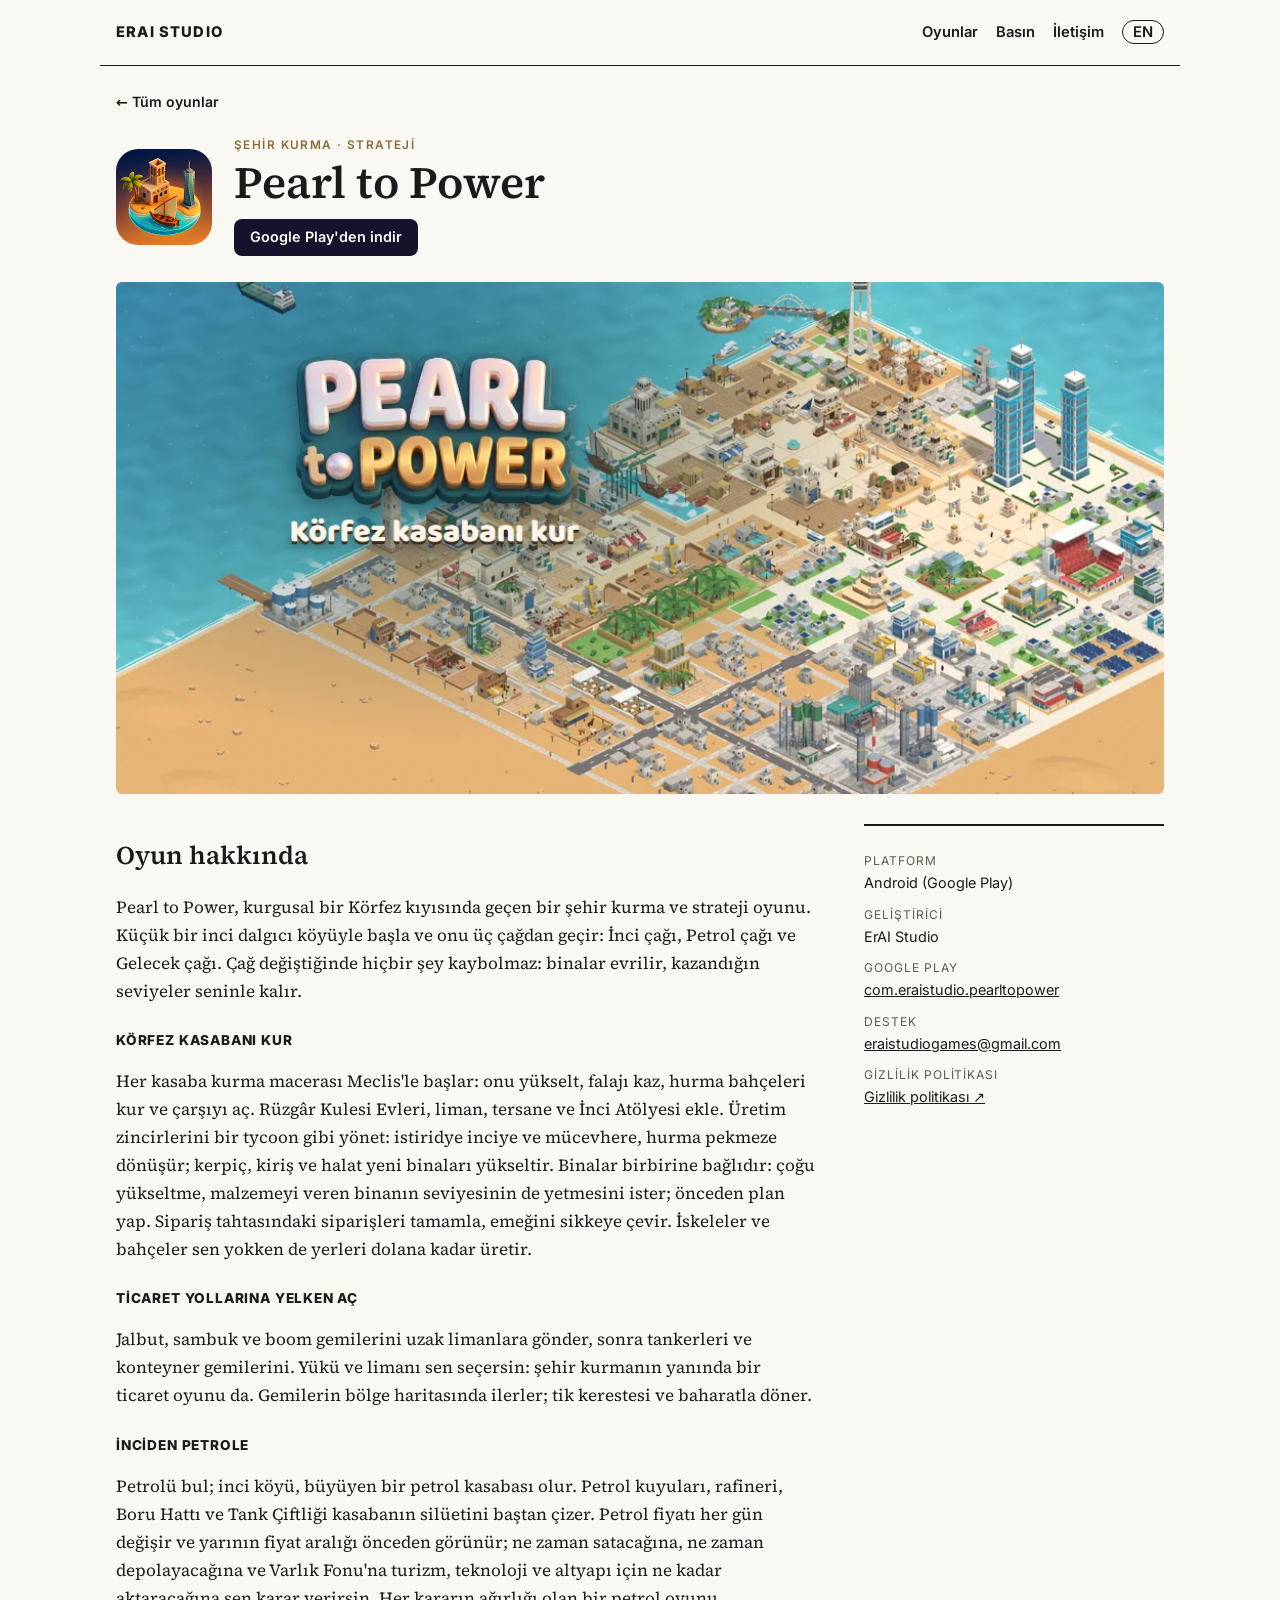
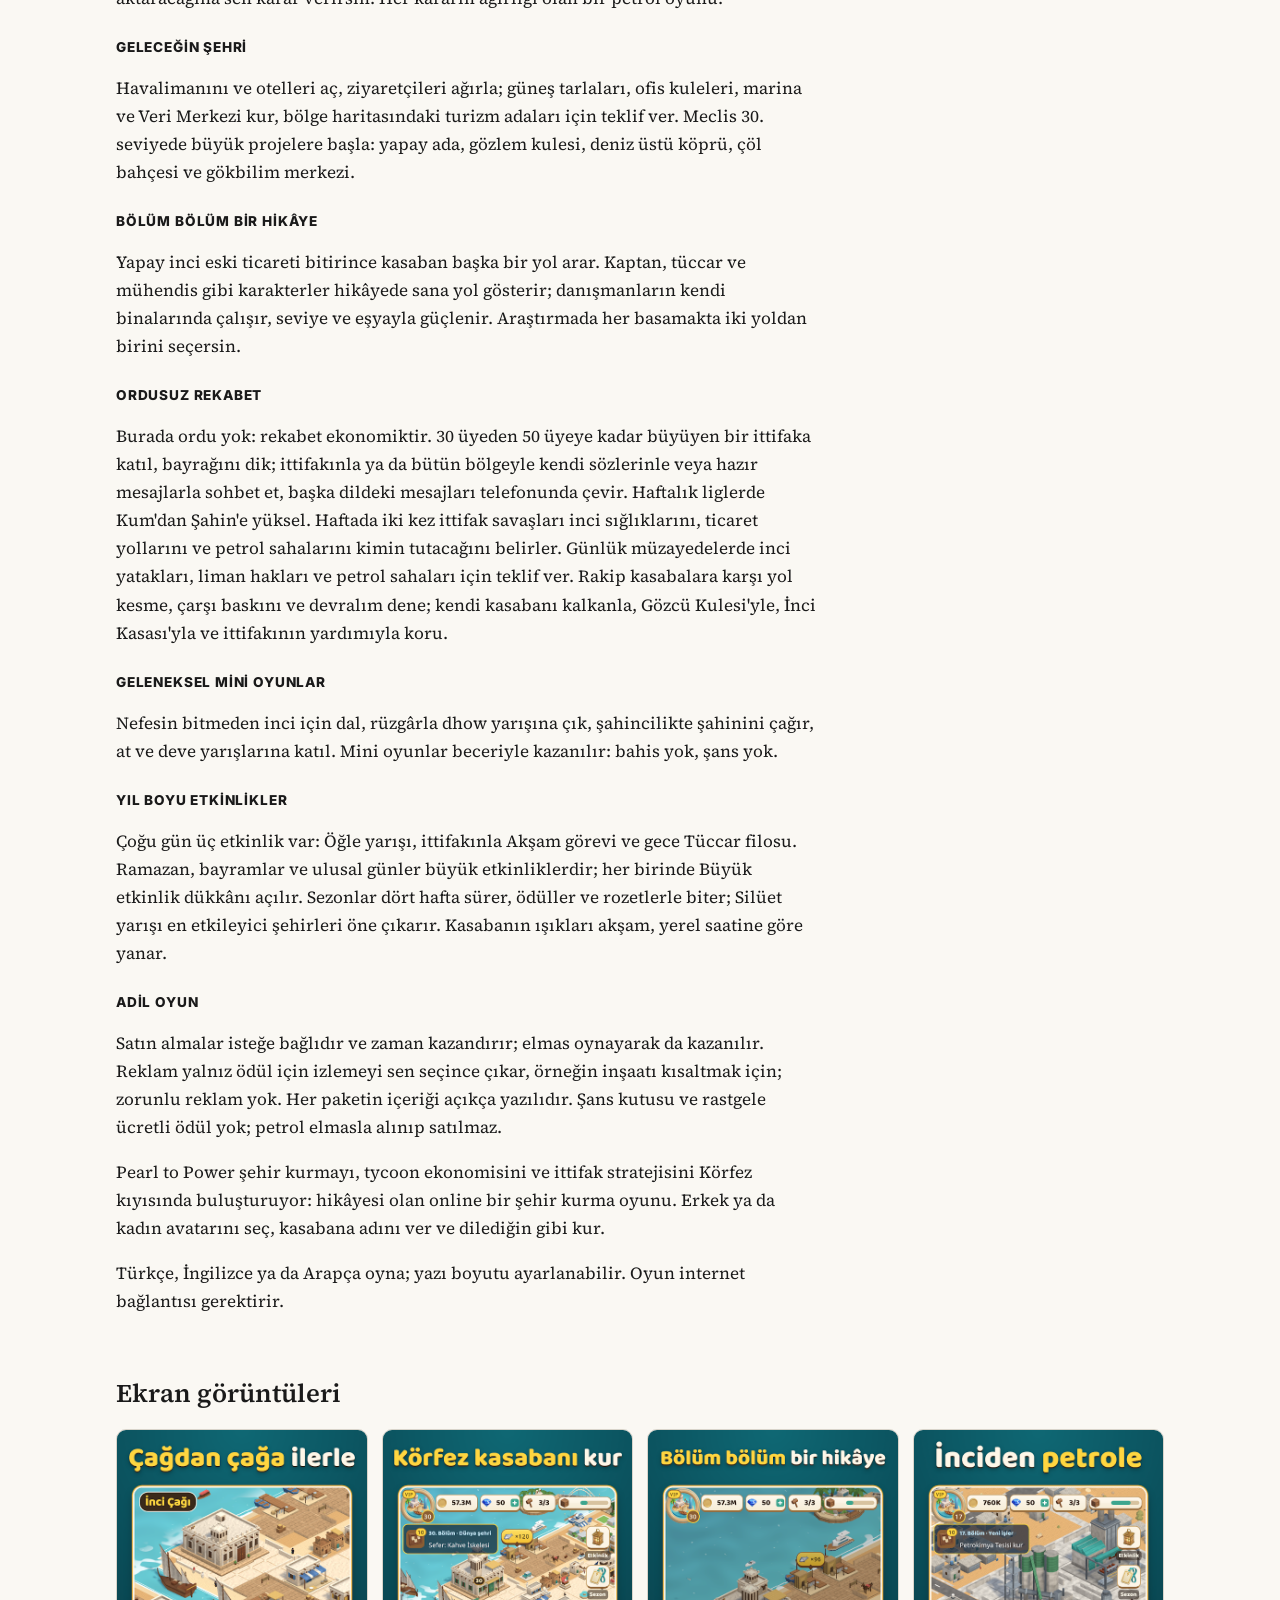
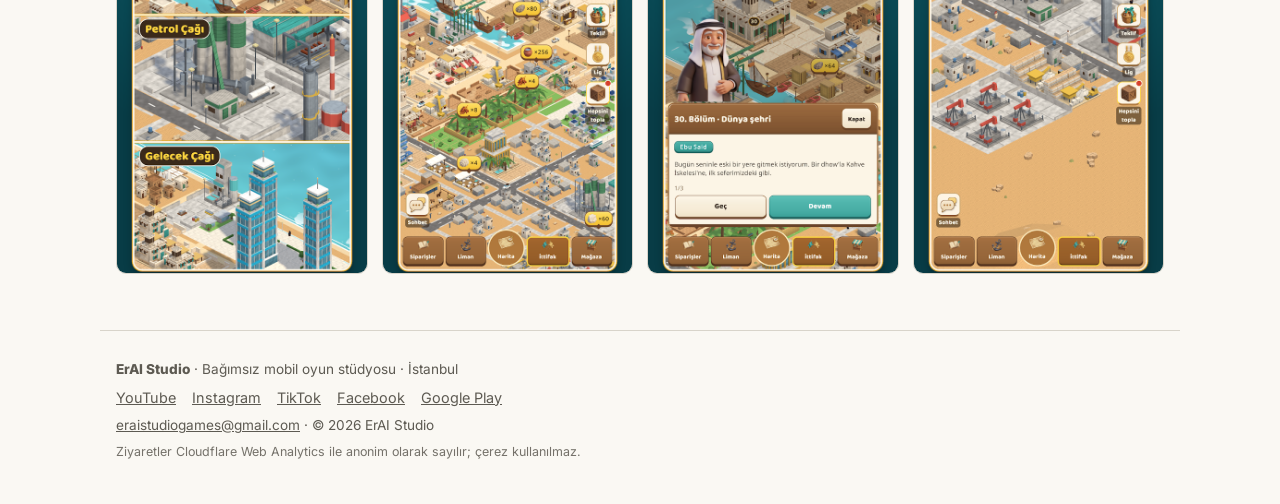
<file: tr/oyunlar/pearl-to-power/index.html>
<!doctype html>
<html lang="tr"><head><meta charset="utf-8"><meta name="viewport" content="width=device-width,initial-scale=1">
<title>Pearl to Power · ErAI Studio</title><meta name="description" content="Pearl to Power, kurgusal bir Körfez kıyısında geçen bir şehir kurma ve strateji oyunu. Küçük bir inci dalgıcı köyüyle başla ve onu üç çağdan geçir: İnci…">
<link rel="canonical" href="https://eraistudio.com/tr/oyunlar/pearl-to-power/"><link rel="alternate" hreflang="tr" href="https://eraistudio.com/tr/oyunlar/pearl-to-power/"><link rel="alternate" hreflang="en" href="https://eraistudio.com/games/pearl-to-power/"><link rel="alternate" hreflang="x-default" href="https://eraistudio.com/games/pearl-to-power/">
<meta property="og:type" content="website"><meta property="og:site_name" content="ErAI Studio"><meta property="og:title" content="Pearl to Power · ErAI Studio">
<meta property="og:description" content="Pearl to Power, kurgusal bir Körfez kıyısında geçen bir şehir kurma ve strateji oyunu. Küçük bir inci dalgıcı köyüyle başla ve onu üç çağdan geçir: İnci…"><meta property="og:url" content="https://eraistudio.com/tr/oyunlar/pearl-to-power/"><meta property="og:image" content="https://eraistudio.com/img/pearl-to-power/feature-tr.png">
<meta name="twitter:card" content="summary_large_image"><meta name="theme-color" content="#faf8f3">
<link rel="icon" href="/favicon.ico" sizes="any"><link rel="apple-touch-icon" href="/img/brand/apple-touch-icon.png">
<link rel="stylesheet" href="/fonts/fonts.css"><style>:root{--bg:#faf8f3;--ink:#1a1a1a;--muted:#5d5a52;--line:#d8d4ca;--accent:#8a6d3b;--card:#fff;--btn:#16122C;--btn-ink:#fff}
@media (prefers-color-scheme:dark){:root{--bg:#14131a;--ink:#ecebe6;--muted:#a7a49b;--line:#2e2c36;--accent:#d9b57a;--card:#1d1c24;--btn:#ecebe6;--btn-ink:#14131a}}
*{box-sizing:border-box}html{-webkit-text-size-adjust:100%}
body{margin:0;background:var(--bg);color:var(--ink);font:17px/1.65 'Source Serif 4',Georgia,serif}
img{max-width:100%;height:auto;display:block}a{color:inherit}
.top{display:flex;justify-content:space-between;align-items:center;gap:16px;flex-wrap:wrap;max-width:1080px;margin:0 auto;padding:22px 16px;border-bottom:1px solid var(--ink);font:600 .92rem/1.4 Inter,system-ui,sans-serif}
.logo{font-weight:800;letter-spacing:.08em;text-transform:uppercase;text-decoration:none}
.top nav a{margin-left:18px;text-decoration:none}.top nav a:hover{text-decoration:underline}
.lang{border:1px solid var(--ink);border-radius:999px;padding:2px 10px}
main{max-width:1080px;margin:0 auto;padding:0 16px}
.kicker{font:600 .74rem/1.4 Inter,system-ui,sans-serif;letter-spacing:.12em;text-transform:uppercase;color:var(--accent)}
.intro{padding:56px 0 34px}.intro h1{font-size:clamp(2.1rem,5vw,3.2rem);font-weight:600;line-height:1.1;margin:8px 0 14px;max-width:800px}
.lede{color:var(--muted);font-size:1.15rem;max-width:640px;margin:0}
.row{display:grid;grid-template-columns:1.2fr 1fr;gap:40px;align-items:center;padding:40px 0;border-top:1px solid var(--line)}
.row:nth-child(even) .img{order:2}
.row .img img{border-radius:4px}.row h2{font-size:2rem;font-weight:600;margin:6px 0 10px;line-height:1.15}.row h2 a{text-decoration:none}
.row p{color:var(--muted);margin:0 0 14px}
.links{font:600 .9rem/1.4 Inter,system-ui,sans-serif;display:flex;gap:18px;align-items:center;flex-wrap:wrap}
.play{display:inline-block;background:var(--btn);color:var(--btn-ink);text-decoration:none;padding:9px 16px;border-radius:8px;font:600 .9rem/1.3 Inter,system-ui,sans-serif}
.contact{border-top:1px solid var(--ink);padding:44px 0 56px}.contact h2{font-size:2rem;font-weight:600;margin:0 0 6px}
.contact p{color:var(--muted)}.mail{font-size:1.3rem;color:var(--ink)!important}
.soc{font:.9rem/1.6 Inter,system-ui,sans-serif}
.foot{max-width:1080px;margin:0 auto;padding:26px 16px 40px;border-top:1px solid var(--line);color:var(--muted);font:.85rem/1.8 Inter,system-ui,sans-serif;display:grid;gap:4px}
.foot .soc a{margin-right:12px}
.crumb{font:600 .88rem/1.4 Inter,system-ui,sans-serif;margin:26px 0 0}.crumb a{text-decoration:none}
.ghead{display:flex;gap:22px;align-items:center;padding:26px 0}.ghead .icon{border-radius:22px;width:96px;height:96px}
.ghead h1{font-size:clamp(1.9rem,4.5vw,2.8rem);font-weight:600;margin:4px 0 12px;line-height:1.1}.ghead p{margin:0}
.hero{border-radius:6px;width:100%}
.cols{display:grid;grid-template-columns:1fr 300px;gap:48px;padding:30px 0}
.text h2,.game>h2,.press h2{font-size:1.6rem;font-weight:600;margin:10px 0 8px}
.text h3{font:700 .85rem/1.4 Inter,system-ui,sans-serif;letter-spacing:.06em;margin:26px 0 6px}
.text ul{padding-left:20px}.text li{margin:4px 0}
.facts{border-top:2px solid var(--ink);padding-top:12px;font:.9rem/1.5 Inter,system-ui,sans-serif;align-self:start;position:sticky;top:16px}
.facts dt{color:var(--muted);font-size:.75rem;text-transform:uppercase;letter-spacing:.08em;margin-top:12px}.facts dd{margin:2px 0 0;overflow-wrap:anywhere}
.shots{display:grid;grid-template-columns:repeat(4,1fr);gap:14px;padding:6px 0 56px}.shots img{border-radius:10px;border:1px solid var(--line)}
.press{padding-bottom:56px}.logos{display:grid;grid-template-columns:repeat(3,1fr);gap:16px}
.dl{margin:0;background:var(--card);border:1px solid var(--line);border-radius:8px;padding:14px}.dl.dark{background:#0E0E16}
.dl img{height:110px;width:100%;object-fit:contain}.dl figcaption{font:.85rem Inter,system-ui,sans-serif;margin-top:8px}.dl.dark figcaption a{color:#fff}
.pk{border-top:1px solid var(--line);padding:22px 0}.pk h3{font-size:1.4rem;font-weight:600;margin:0}.pk p{font:.88rem/1.6 Inter,system-ui,sans-serif}
.pkimg{display:grid;grid-template-columns:120px 1fr;gap:14px;align-items:center;max-width:620px}.pkimg img:first-child{border-radius:24px}
@media (max-width:760px){.row{grid-template-columns:1fr;gap:18px;padding:30px 0}.row .img{order:0!important}
.cols{grid-template-columns:1fr;gap:20px}.facts{position:static}.shots{grid-template-columns:repeat(2,1fr)}
.logos{grid-template-columns:1fr}.ghead .icon{width:72px;height:72px;border-radius:16px}.top nav a{margin-left:12px}}
.row>*,.cols>*,.ghead>*{min-width:0}
@media (max-width:760px){.top{padding:12px 16px}.top nav{display:flex;flex-wrap:wrap;align-items:center;gap:2px 4px;margin-left:-10px}
.top nav a{margin:0;padding:12px 10px;min-height:44px;display:inline-flex;align-items:center}.top nav a.lang{padding:8px 12px;min-height:36px;margin-left:6px}
.logo{display:inline-block;padding:10px 0}
.links a,.crumb a,.foot a,.soc a,.facts dd a,.pk p a,.dl figcaption a,.contact a{display:inline-block;padding:10px 0;min-height:44px}
.links{gap:4px 18px}.foot .soc a{margin-right:16px}.play{padding:12px 18px}}
.foot .note{font-size:.78rem;opacity:.85}
</style><script type="application/ld+json">{"@context": "https://schema.org", "@type": ["VideoGame", "MobileApplication"], "name": "Pearl to Power", "alternateName": "Pearl to Power: Şehir Kurma", "description": "Pearl to Power, kurgusal bir Körfez kıyısında geçen bir şehir kurma ve strateji oyunu. Küçük bir inci dalgıcı köyüyle başla ve onu üç çağdan geçir: İnci çağı, Petrol çağı ve Gelecek çağı. Çağ değiştiğinde hiçbir şey kaybolmaz: binalar evrilir, kazandığın seviyeler seninle kalır.", "url": "https://eraistudio.com/tr/oyunlar/pearl-to-power/", "image": "https://eraistudio.com/img/pearl-to-power/feature-tr.webp", "genre": ["City builder", "Strategy"], "gamePlatform": "Android", "operatingSystem": "Android", "applicationCategory": "GameApplication", "inLanguage": "tr", "installUrl": "https://play.google.com/store/apps/details?id=com.eraistudio.pearltopower&hl=tr&utm_source=eraistudio.com&utm_medium=website&utm_campaign=game_tr", "sameAs": ["https://play.google.com/store/apps/details?id=com.eraistudio.pearltopower"], "author": {"@type": "Organization", "name": "ErAI Studio", "url": "https://eraistudio.com/"}, "publisher": {"@type": "Organization", "name": "ErAI Studio", "url": "https://eraistudio.com/"}}</script></head>
<body><header class="top"><a class="logo" href="/tr/" lang="en">ErAI Studio</a>
<nav><a href="/tr/#games">Oyunlar</a><a href="/tr/basin/">Basın</a><a href="/tr/#contact">İletişim</a><a class="lang" href="/games/pearl-to-power/" hreflang="en" lang="en">EN</a></nav></header>
<main><article class="game"><p class="crumb"><a href="/tr/#games">← Tüm oyunlar</a></p>
<header class="ghead"><img class="icon" src="/img/pearl-to-power/icon.webp" width="96" height="96" alt="">
<div><div class="kicker">Şehir kurma · Strateji</div><h1>Pearl to Power</h1>
<p><a class="play" href="https://play.google.com/store/apps/details?id=com.eraistudio.pearltopower&hl=tr&utm_source=eraistudio.com&utm_medium=website&utm_campaign=game_tr">Google Play'den indir</a></p></div></header>
<img class="hero" src="/img/pearl-to-power/feature-tr.webp" width="1024" height="500" alt="Pearl to Power">
<div class="cols"><div class="text"><h2>Oyun hakkında</h2><p>Pearl to Power, kurgusal bir Körfez kıyısında geçen bir şehir kurma ve strateji oyunu. Küçük bir inci dalgıcı köyüyle başla ve onu üç çağdan geçir: İnci çağı, Petrol çağı ve Gelecek çağı. Çağ değiştiğinde hiçbir şey kaybolmaz: binalar evrilir, kazandığın seviyeler seninle kalır.</p>
<h3>KÖRFEZ KASABANI KUR</h3>
<p>Her kasaba kurma macerası Meclis&#x27;le başlar: onu yükselt, falajı kaz, hurma bahçeleri kur ve çarşıyı aç. Rüzgâr Kulesi Evleri, liman, tersane ve İnci Atölyesi ekle. Üretim zincirlerini bir tycoon gibi yönet: istiridye inciye ve mücevhere, hurma pekmeze dönüşür; kerpiç, kiriş ve halat yeni binaları yükseltir. Binalar birbirine bağlıdır: çoğu yükseltme, malzemeyi veren binanın seviyesinin de yetmesini ister; önceden plan yap. Sipariş tahtasındaki siparişleri tamamla, emeğini sikkeye çevir. İskeleler ve bahçeler sen yokken de yerleri dolana kadar üretir.</p>
<h3>TİCARET YOLLARINA YELKEN AÇ</h3>
<p>Jalbut, sambuk ve boom gemilerini uzak limanlara gönder, sonra tankerleri ve konteyner gemilerini. Yükü ve limanı sen seçersin: şehir kurmanın yanında bir ticaret oyunu da. Gemilerin bölge haritasında ilerler; tik kerestesi ve baharatla döner.</p>
<h3>İNCİDEN PETROLE</h3>
<p>Petrolü bul; inci köyü, büyüyen bir petrol kasabası olur. Petrol kuyuları, rafineri, Boru Hattı ve Tank Çiftliği kasabanın silüetini baştan çizer. Petrol fiyatı her gün değişir ve yarının fiyat aralığı önceden görünür; ne zaman satacağına, ne zaman depolayacağına ve Varlık Fonu&#x27;na turizm, teknoloji ve altyapı için ne kadar aktaracağına sen karar verirsin. Her kararın ağırlığı olan bir petrol oyunu.</p>
<h3>GELECEĞİN ŞEHRİ</h3>
<p>Havalimanını ve otelleri aç, ziyaretçileri ağırla; güneş tarlaları, ofis kuleleri, marina ve Veri Merkezi kur, bölge haritasındaki turizm adaları için teklif ver. Meclis 30. seviyede büyük projelere başla: yapay ada, gözlem kulesi, deniz üstü köprü, çöl bahçesi ve gökbilim merkezi.</p>
<h3>BÖLÜM BÖLÜM BİR HİKÂYE</h3>
<p>Yapay inci eski ticareti bitirince kasaban başka bir yol arar. Kaptan, tüccar ve mühendis gibi karakterler hikâyede sana yol gösterir; danışmanların kendi binalarında çalışır, seviye ve eşyayla güçlenir. Araştırmada her basamakta iki yoldan birini seçersin.</p>
<h3>ORDUSUZ REKABET</h3>
<p>Burada ordu yok: rekabet ekonomiktir. 30 üyeden 50 üyeye kadar büyüyen bir ittifaka katıl, bayrağını dik; ittifakınla ya da bütün bölgeyle kendi sözlerinle veya hazır mesajlarla sohbet et, başka dildeki mesajları telefonunda çevir. Haftalık liglerde Kum&#x27;dan Şahin&#x27;e yüksel. Haftada iki kez ittifak savaşları inci sığlıklarını, ticaret yollarını ve petrol sahalarını kimin tutacağını belirler. Günlük müzayedelerde inci yatakları, liman hakları ve petrol sahaları için teklif ver. Rakip kasabalara karşı yol kesme, çarşı baskını ve devralım dene; kendi kasabanı kalkanla, Gözcü Kulesi&#x27;yle, İnci Kasası&#x27;yla ve ittifakının yardımıyla koru.</p>
<h3>GELENEKSEL MİNİ OYUNLAR</h3>
<p>Nefesin bitmeden inci için dal, rüzgârla dhow yarışına çık, şahincilikte şahinini çağır, at ve deve yarışlarına katıl. Mini oyunlar beceriyle kazanılır: bahis yok, şans yok.</p>
<h3>YIL BOYU ETKİNLİKLER</h3>
<p>Çoğu gün üç etkinlik var: Öğle yarışı, ittifakınla Akşam görevi ve gece Tüccar filosu. Ramazan, bayramlar ve ulusal günler büyük etkinliklerdir; her birinde Büyük etkinlik dükkânı açılır. Sezonlar dört hafta sürer, ödüller ve rozetlerle biter; Silüet yarışı en etkileyici şehirleri öne çıkarır. Kasabanın ışıkları akşam, yerel saatine göre yanar.</p>
<h3>ADİL OYUN</h3>
<p>Satın almalar isteğe bağlıdır ve zaman kazandırır; elmas oynayarak da kazanılır. Reklam yalnız ödül için izlemeyi sen seçince çıkar, örneğin inşaatı kısaltmak için; zorunlu reklam yok. Her paketin içeriği açıkça yazılıdır. Şans kutusu ve rastgele ücretli ödül yok; petrol elmasla alınıp satılmaz.</p>
<p>Pearl to Power şehir kurmayı, tycoon ekonomisini ve ittifak stratejisini Körfez kıyısında buluşturuyor: hikâyesi olan online bir şehir kurma oyunu. Erkek ya da kadın avatarını seç, kasabana adını ver ve dilediğin gibi kur.</p>
<p>Türkçe, İngilizce ya da Arapça oyna; yazı boyutu ayarlanabilir. Oyun internet bağlantısı gerektirir.</p></div>
<aside class="facts"><dl><dt>Platform</dt><dd>Android (Google Play)</dd><dt>Geliştirici</dt><dd>ErAI Studio</dd>
<dt>Google Play</dt><dd><a href="https://play.google.com/store/apps/details?id=com.eraistudio.pearltopower&hl=tr&utm_source=eraistudio.com&utm_medium=website&utm_campaign=game_tr">com.eraistudio.pearltopower</a></dd><dt>Destek</dt><dd><a href="mailto:eraistudiogames@gmail.com">eraistudiogames@gmail.com</a></dd>
<dt>Gizlilik politikası</dt><dd><a href="https://sites.google.com/view/pearl-to-power-privacy-policy">Gizlilik politikası ↗</a></dd></dl></aside></div>
<h2>Ekran görüntüleri</h2><div class="shots"><img src="/img/pearl-to-power/shot-tr-1.webp" alt="Pearl to Power – ekran görüntüleri 1" loading="lazy"><img src="/img/pearl-to-power/shot-tr-2.webp" alt="Pearl to Power – ekran görüntüleri 2" loading="lazy"><img src="/img/pearl-to-power/shot-tr-3.webp" alt="Pearl to Power – ekran görüntüleri 3" loading="lazy"><img src="/img/pearl-to-power/shot-tr-4.webp" alt="Pearl to Power – ekran görüntüleri 4" loading="lazy"></div></article></main>
<footer class="foot"><div><strong>ErAI Studio</strong> · Bağımsız mobil oyun stüdyosu · İstanbul</div>
<div class="soc"><a href="https://www.youtube.com/@eraistudiogames" rel="me noopener">YouTube</a> <a href="https://www.instagram.com/eraistudiogames/" rel="me noopener">Instagram</a> <a href="https://www.tiktok.com/@eraistudio_games" rel="me noopener">TikTok</a> <a href="https://www.facebook.com/profile.php?id=61594981989212" rel="me noopener">Facebook</a> <a href="https://play.google.com/store/apps/dev?id=8369372898684036857" rel="me noopener">Google Play</a></div>
<div><a href="mailto:eraistudiogames@gmail.com">eraistudiogames@gmail.com</a> · © 2026 ErAI Studio</div><div class="note">Ziyaretler Cloudflare Web Analytics ile anonim olarak sayılır; çerez kullanılmaz.</div></footer>
<script defer src="https://static.cloudflareinsights.com/beacon.min.js" data-cf-beacon='{"token": "5d2d8a663fc64ab697e183c93caa1a09"}'></script></body></html>
</file>
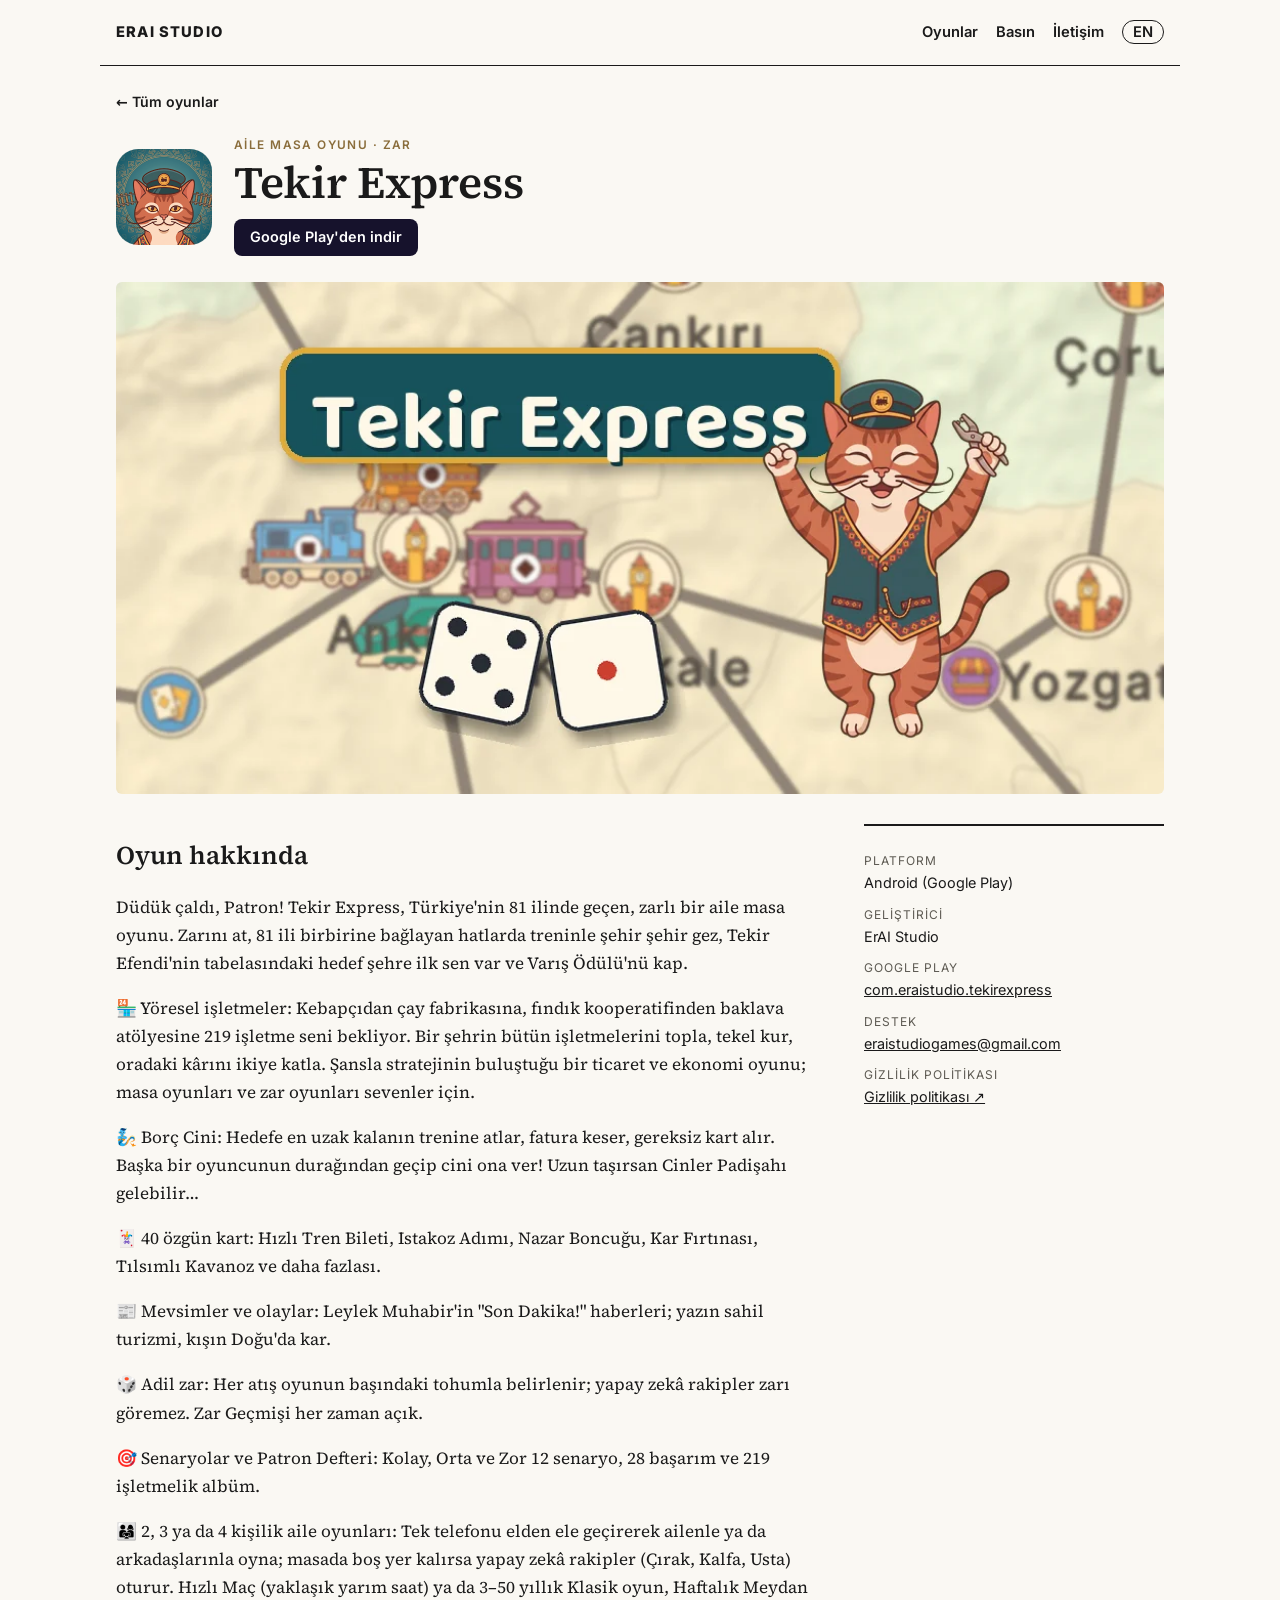
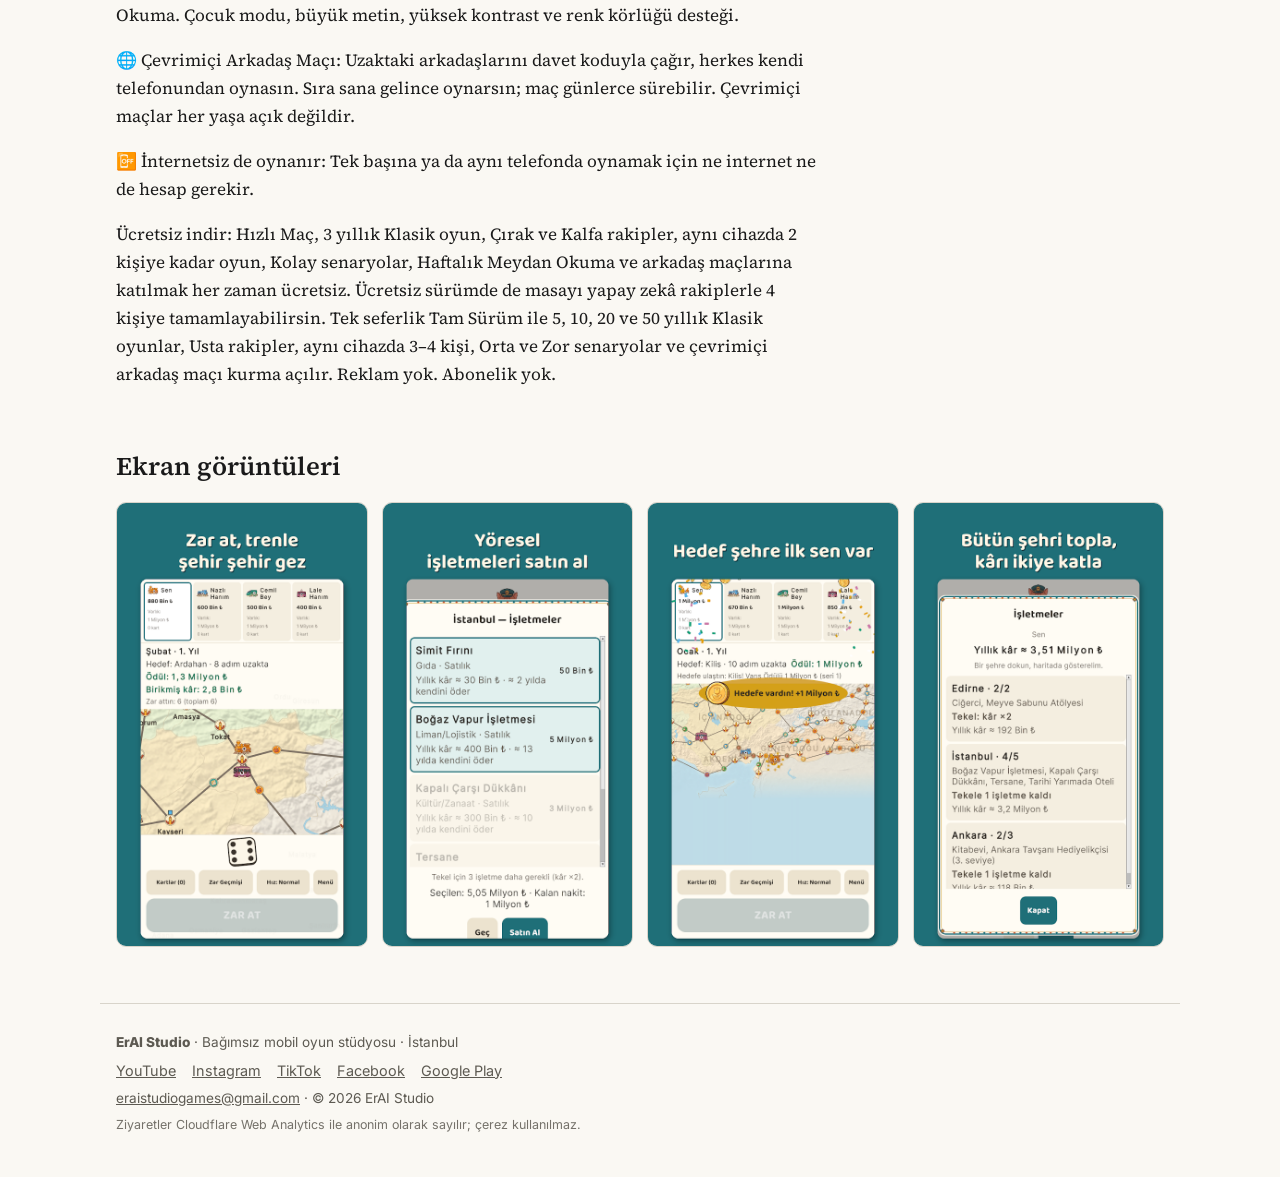
<file: tr/oyunlar/tekir-express/index.html>
<!doctype html>
<html lang="tr"><head><meta charset="utf-8"><meta name="viewport" content="width=device-width,initial-scale=1">
<title>Tekir Express · ErAI Studio</title><meta name="description" content="Düdük çaldı, Patron! Tekir Express, Türkiye&#x27;nin 81 ilinde geçen, zarlı bir aile masa oyunu. Zarını at, 81 ili birbirine bağlayan hatlarda treninle şehir…">
<link rel="canonical" href="https://eraistudio.com/tr/oyunlar/tekir-express/"><link rel="alternate" hreflang="tr" href="https://eraistudio.com/tr/oyunlar/tekir-express/"><link rel="alternate" hreflang="en" href="https://eraistudio.com/games/tekir-express/"><link rel="alternate" hreflang="x-default" href="https://eraistudio.com/games/tekir-express/">
<meta property="og:type" content="website"><meta property="og:site_name" content="ErAI Studio"><meta property="og:title" content="Tekir Express · ErAI Studio">
<meta property="og:description" content="Düdük çaldı, Patron! Tekir Express, Türkiye&#x27;nin 81 ilinde geçen, zarlı bir aile masa oyunu. Zarını at, 81 ili birbirine bağlayan hatlarda treninle şehir…"><meta property="og:url" content="https://eraistudio.com/tr/oyunlar/tekir-express/"><meta property="og:image" content="https://eraistudio.com/img/tekir-express/feature-en.png">
<meta name="twitter:card" content="summary_large_image"><meta name="theme-color" content="#faf8f3">
<link rel="icon" href="/favicon.ico" sizes="any"><link rel="apple-touch-icon" href="/img/brand/apple-touch-icon.png">
<link rel="stylesheet" href="/fonts/fonts.css"><style>:root{--bg:#faf8f3;--ink:#1a1a1a;--muted:#5d5a52;--line:#d8d4ca;--accent:#8a6d3b;--card:#fff;--btn:#16122C;--btn-ink:#fff}
@media (prefers-color-scheme:dark){:root{--bg:#14131a;--ink:#ecebe6;--muted:#a7a49b;--line:#2e2c36;--accent:#d9b57a;--card:#1d1c24;--btn:#ecebe6;--btn-ink:#14131a}}
*{box-sizing:border-box}html{-webkit-text-size-adjust:100%}
body{margin:0;background:var(--bg);color:var(--ink);font:17px/1.65 'Source Serif 4',Georgia,serif}
img{max-width:100%;height:auto;display:block}a{color:inherit}
.top{display:flex;justify-content:space-between;align-items:center;gap:16px;flex-wrap:wrap;max-width:1080px;margin:0 auto;padding:22px 16px;border-bottom:1px solid var(--ink);font:600 .92rem/1.4 Inter,system-ui,sans-serif}
.logo{font-weight:800;letter-spacing:.08em;text-transform:uppercase;text-decoration:none}
.top nav a{margin-left:18px;text-decoration:none}.top nav a:hover{text-decoration:underline}
.lang{border:1px solid var(--ink);border-radius:999px;padding:2px 10px}
main{max-width:1080px;margin:0 auto;padding:0 16px}
.kicker{font:600 .74rem/1.4 Inter,system-ui,sans-serif;letter-spacing:.12em;text-transform:uppercase;color:var(--accent)}
.intro{padding:56px 0 34px}.intro h1{font-size:clamp(2.1rem,5vw,3.2rem);font-weight:600;line-height:1.1;margin:8px 0 14px;max-width:800px}
.lede{color:var(--muted);font-size:1.15rem;max-width:640px;margin:0}
.row{display:grid;grid-template-columns:1.2fr 1fr;gap:40px;align-items:center;padding:40px 0;border-top:1px solid var(--line)}
.row:nth-child(even) .img{order:2}
.row .img img{border-radius:4px}.row h2{font-size:2rem;font-weight:600;margin:6px 0 10px;line-height:1.15}.row h2 a{text-decoration:none}
.row p{color:var(--muted);margin:0 0 14px}
.links{font:600 .9rem/1.4 Inter,system-ui,sans-serif;display:flex;gap:18px;align-items:center;flex-wrap:wrap}
.play{display:inline-block;background:var(--btn);color:var(--btn-ink);text-decoration:none;padding:9px 16px;border-radius:8px;font:600 .9rem/1.3 Inter,system-ui,sans-serif}
.contact{border-top:1px solid var(--ink);padding:44px 0 56px}.contact h2{font-size:2rem;font-weight:600;margin:0 0 6px}
.contact p{color:var(--muted)}.mail{font-size:1.3rem;color:var(--ink)!important}
.soc{font:.9rem/1.6 Inter,system-ui,sans-serif}
.foot{max-width:1080px;margin:0 auto;padding:26px 16px 40px;border-top:1px solid var(--line);color:var(--muted);font:.85rem/1.8 Inter,system-ui,sans-serif;display:grid;gap:4px}
.foot .soc a{margin-right:12px}
.crumb{font:600 .88rem/1.4 Inter,system-ui,sans-serif;margin:26px 0 0}.crumb a{text-decoration:none}
.ghead{display:flex;gap:22px;align-items:center;padding:26px 0}.ghead .icon{border-radius:22px;width:96px;height:96px}
.ghead h1{font-size:clamp(1.9rem,4.5vw,2.8rem);font-weight:600;margin:4px 0 12px;line-height:1.1}.ghead p{margin:0}
.hero{border-radius:6px;width:100%}
.cols{display:grid;grid-template-columns:1fr 300px;gap:48px;padding:30px 0}
.text h2,.game>h2,.press h2{font-size:1.6rem;font-weight:600;margin:10px 0 8px}
.text h3{font:700 .85rem/1.4 Inter,system-ui,sans-serif;letter-spacing:.06em;margin:26px 0 6px}
.text ul{padding-left:20px}.text li{margin:4px 0}
.facts{border-top:2px solid var(--ink);padding-top:12px;font:.9rem/1.5 Inter,system-ui,sans-serif;align-self:start;position:sticky;top:16px}
.facts dt{color:var(--muted);font-size:.75rem;text-transform:uppercase;letter-spacing:.08em;margin-top:12px}.facts dd{margin:2px 0 0;overflow-wrap:anywhere}
.shots{display:grid;grid-template-columns:repeat(4,1fr);gap:14px;padding:6px 0 56px}.shots img{border-radius:10px;border:1px solid var(--line)}
.press{padding-bottom:56px}.logos{display:grid;grid-template-columns:repeat(3,1fr);gap:16px}
.dl{margin:0;background:var(--card);border:1px solid var(--line);border-radius:8px;padding:14px}.dl.dark{background:#0E0E16}
.dl img{height:110px;width:100%;object-fit:contain}.dl figcaption{font:.85rem Inter,system-ui,sans-serif;margin-top:8px}.dl.dark figcaption a{color:#fff}
.pk{border-top:1px solid var(--line);padding:22px 0}.pk h3{font-size:1.4rem;font-weight:600;margin:0}.pk p{font:.88rem/1.6 Inter,system-ui,sans-serif}
.pkimg{display:grid;grid-template-columns:120px 1fr;gap:14px;align-items:center;max-width:620px}.pkimg img:first-child{border-radius:24px}
@media (max-width:760px){.row{grid-template-columns:1fr;gap:18px;padding:30px 0}.row .img{order:0!important}
.cols{grid-template-columns:1fr;gap:20px}.facts{position:static}.shots{grid-template-columns:repeat(2,1fr)}
.logos{grid-template-columns:1fr}.ghead .icon{width:72px;height:72px;border-radius:16px}.top nav a{margin-left:12px}}
.row>*,.cols>*,.ghead>*{min-width:0}
@media (max-width:760px){.top{padding:12px 16px}.top nav{display:flex;flex-wrap:wrap;align-items:center;gap:2px 4px;margin-left:-10px}
.top nav a{margin:0;padding:12px 10px;min-height:44px;display:inline-flex;align-items:center}.top nav a.lang{padding:8px 12px;min-height:36px;margin-left:6px}
.logo{display:inline-block;padding:10px 0}
.links a,.crumb a,.foot a,.soc a,.facts dd a,.pk p a,.dl figcaption a,.contact a{display:inline-block;padding:10px 0;min-height:44px}
.links{gap:4px 18px}.foot .soc a{margin-right:16px}.play{padding:12px 18px}}
.foot .note{font-size:.78rem;opacity:.85}
</style><script type="application/ld+json">{"@context": "https://schema.org", "@type": ["VideoGame", "MobileApplication"], "name": "Tekir Express", "alternateName": "Tekir Express Zarlı Masa Oyunu", "description": "Düdük çaldı, Patron! Tekir Express, Türkiye'nin 81 ilinde geçen, zarlı bir aile masa oyunu. Zarını at, 81 ili birbirine bağlayan hatlarda treninle şehir şehir gez, Tekir Efendi'nin tabelasındaki hedef şehre ilk sen var ve Varış Ödülü'nü kap.", "url": "https://eraistudio.com/tr/oyunlar/tekir-express/", "image": "https://eraistudio.com/img/tekir-express/feature-en.webp", "genre": ["Board game", "Family"], "gamePlatform": "Android", "operatingSystem": "Android", "applicationCategory": "GameApplication", "inLanguage": "tr", "installUrl": "https://play.google.com/store/apps/details?id=com.eraistudio.tekirexpress&hl=tr&utm_source=eraistudio.com&utm_medium=website&utm_campaign=game_tr", "sameAs": ["https://play.google.com/store/apps/details?id=com.eraistudio.tekirexpress"], "author": {"@type": "Organization", "name": "ErAI Studio", "url": "https://eraistudio.com/"}, "publisher": {"@type": "Organization", "name": "ErAI Studio", "url": "https://eraistudio.com/"}}</script></head>
<body><header class="top"><a class="logo" href="/tr/" lang="en">ErAI Studio</a>
<nav><a href="/tr/#games">Oyunlar</a><a href="/tr/basin/">Basın</a><a href="/tr/#contact">İletişim</a><a class="lang" href="/games/tekir-express/" hreflang="en" lang="en">EN</a></nav></header>
<main><article class="game"><p class="crumb"><a href="/tr/#games">← Tüm oyunlar</a></p>
<header class="ghead"><img class="icon" src="/img/tekir-express/icon.webp" width="96" height="96" alt="">
<div><div class="kicker">Aile masa oyunu · Zar</div><h1>Tekir Express</h1>
<p><a class="play" href="https://play.google.com/store/apps/details?id=com.eraistudio.tekirexpress&hl=tr&utm_source=eraistudio.com&utm_medium=website&utm_campaign=game_tr">Google Play'den indir</a></p></div></header>
<img class="hero" src="/img/tekir-express/feature-en.webp" width="1024" height="500" alt="Tekir Express">
<div class="cols"><div class="text"><h2>Oyun hakkında</h2><p>Düdük çaldı, Patron! Tekir Express, Türkiye&#x27;nin 81 ilinde geçen, zarlı bir aile masa oyunu. Zarını at, 81 ili birbirine bağlayan hatlarda treninle şehir şehir gez, Tekir Efendi&#x27;nin tabelasındaki hedef şehre ilk sen var ve Varış Ödülü&#x27;nü kap.</p>
<p>🏪 Yöresel işletmeler: Kebapçıdan çay fabrikasına, fındık kooperatifinden baklava atölyesine 219 işletme seni bekliyor. Bir şehrin bütün işletmelerini topla, tekel kur, oradaki kârını ikiye katla. Şansla stratejinin buluştuğu bir ticaret ve ekonomi oyunu; masa oyunları ve zar oyunları sevenler için.</p>
<p>🧞 Borç Cini: Hedefe en uzak kalanın trenine atlar, fatura keser, gereksiz kart alır. Başka bir oyuncunun durağından geçip cini ona ver! Uzun taşırsan Cinler Padişahı gelebilir…</p>
<p>🃏 40 özgün kart: Hızlı Tren Bileti, Istakoz Adımı, Nazar Boncuğu, Kar Fırtınası, Tılsımlı Kavanoz ve daha fazlası.</p>
<p>📰 Mevsimler ve olaylar: Leylek Muhabir&#x27;in &quot;Son Dakika!&quot; haberleri; yazın sahil turizmi, kışın Doğu&#x27;da kar.</p>
<p>🎲 Adil zar: Her atış oyunun başındaki tohumla belirlenir; yapay zekâ rakipler zarı göremez. Zar Geçmişi her zaman açık.</p>
<p>🎯 Senaryolar ve Patron Defteri: Kolay, Orta ve Zor 12 senaryo, 28 başarım ve 219 işletmelik albüm.</p>
<p>👨‍👩‍👧 2, 3 ya da 4 kişilik aile oyunları: Tek telefonu elden ele geçirerek ailenle ya da arkadaşlarınla oyna; masada boş yer kalırsa yapay zekâ rakipler (Çırak, Kalfa, Usta) oturur. Hızlı Maç (yaklaşık yarım saat) ya da 3–50 yıllık Klasik oyun, Haftalık Meydan Okuma. Çocuk modu, büyük metin, yüksek kontrast ve renk körlüğü desteği.</p>
<p>🌐 Çevrimiçi Arkadaş Maçı: Uzaktaki arkadaşlarını davet koduyla çağır, herkes kendi telefonundan oynasın. Sıra sana gelince oynarsın; maç günlerce sürebilir. Çevrimiçi maçlar her yaşa açık değildir.</p>
<p>📴 İnternetsiz de oynanır: Tek başına ya da aynı telefonda oynamak için ne internet ne de hesap gerekir.</p>
<p>Ücretsiz indir: Hızlı Maç, 3 yıllık Klasik oyun, Çırak ve Kalfa rakipler, aynı cihazda 2 kişiye kadar oyun, Kolay senaryolar, Haftalık Meydan Okuma ve arkadaş maçlarına katılmak her zaman ücretsiz. Ücretsiz sürümde de masayı yapay zekâ rakiplerle 4 kişiye tamamlayabilirsin. Tek seferlik Tam Sürüm ile 5, 10, 20 ve 50 yıllık Klasik oyunlar, Usta rakipler, aynı cihazda 3–4 kişi, Orta ve Zor senaryolar ve çevrimiçi arkadaş maçı kurma açılır. Reklam yok. Abonelik yok.</p></div>
<aside class="facts"><dl><dt>Platform</dt><dd>Android (Google Play)</dd><dt>Geliştirici</dt><dd>ErAI Studio</dd>
<dt>Google Play</dt><dd><a href="https://play.google.com/store/apps/details?id=com.eraistudio.tekirexpress&hl=tr&utm_source=eraistudio.com&utm_medium=website&utm_campaign=game_tr">com.eraistudio.tekirexpress</a></dd><dt>Destek</dt><dd><a href="mailto:eraistudiogames@gmail.com">eraistudiogames@gmail.com</a></dd>
<dt>Gizlilik politikası</dt><dd><a href="https://sites.google.com/view/tekirexpressgizlilik">Gizlilik politikası ↗</a></dd></dl></aside></div>
<h2>Ekran görüntüleri</h2><div class="shots"><img src="/img/tekir-express/shot-tr-1.webp" alt="Tekir Express – ekran görüntüleri 1" loading="lazy"><img src="/img/tekir-express/shot-tr-2.webp" alt="Tekir Express – ekran görüntüleri 2" loading="lazy"><img src="/img/tekir-express/shot-tr-3.webp" alt="Tekir Express – ekran görüntüleri 3" loading="lazy"><img src="/img/tekir-express/shot-tr-4.webp" alt="Tekir Express – ekran görüntüleri 4" loading="lazy"></div></article></main>
<footer class="foot"><div><strong>ErAI Studio</strong> · Bağımsız mobil oyun stüdyosu · İstanbul</div>
<div class="soc"><a href="https://www.youtube.com/@eraistudiogames" rel="me noopener">YouTube</a> <a href="https://www.instagram.com/eraistudiogames/" rel="me noopener">Instagram</a> <a href="https://www.tiktok.com/@eraistudio_games" rel="me noopener">TikTok</a> <a href="https://www.facebook.com/profile.php?id=61594981989212" rel="me noopener">Facebook</a> <a href="https://play.google.com/store/apps/dev?id=8369372898684036857" rel="me noopener">Google Play</a></div>
<div><a href="mailto:eraistudiogames@gmail.com">eraistudiogames@gmail.com</a> · © 2026 ErAI Studio</div><div class="note">Ziyaretler Cloudflare Web Analytics ile anonim olarak sayılır; çerez kullanılmaz.</div></footer>
<script defer src="https://static.cloudflareinsights.com/beacon.min.js" data-cf-beacon='{"token": "5d2d8a663fc64ab697e183c93caa1a09"}'></script></body></html>
</file>
<file: fonts/fonts.css>
@font-face {
  font-family: 'Inter';
  font-style: normal;
  font-weight: 400;
  font-display: swap;
  src: url(/fonts/Inter-400-latin-ext.woff2) format('woff2');
  unicode-range: U+0100-02BA, U+02BD-02C5, U+02C7-02CC, U+02CE-02D7, U+02DD-02FF, U+0304, U+0308, U+0329, U+1D00-1DBF, U+1E00-1E9F, U+1EF2-1EFF, U+2020, U+20A0-20AB, U+20AD-20C4, U+2113, U+2C60-2C7F, U+A720-A7FF;
}
@font-face {
  font-family: 'Inter';
  font-style: normal;
  font-weight: 400;
  font-display: swap;
  src: url(/fonts/Inter-400-latin.woff2) format('woff2');
  unicode-range: U+0000-00FF, U+0131, U+0152-0153, U+02BB-02BC, U+02C6, U+02DA, U+02DC, U+0304, U+0308, U+0329, U+2000-206F, U+20AC, U+2122, U+2191, U+2193, U+2212, U+2215, U+FEFF, U+FFFD;
}
@font-face {
  font-family: 'Inter';
  font-style: normal;
  font-weight: 600;
  font-display: swap;
  src: url(/fonts/Inter-600-latin-ext.woff2) format('woff2');
  unicode-range: U+0100-02BA, U+02BD-02C5, U+02C7-02CC, U+02CE-02D7, U+02DD-02FF, U+0304, U+0308, U+0329, U+1D00-1DBF, U+1E00-1E9F, U+1EF2-1EFF, U+2020, U+20A0-20AB, U+20AD-20C4, U+2113, U+2C60-2C7F, U+A720-A7FF;
}
@font-face {
  font-family: 'Inter';
  font-style: normal;
  font-weight: 600;
  font-display: swap;
  src: url(/fonts/Inter-600-latin.woff2) format('woff2');
  unicode-range: U+0000-00FF, U+0131, U+0152-0153, U+02BB-02BC, U+02C6, U+02DA, U+02DC, U+0304, U+0308, U+0329, U+2000-206F, U+20AC, U+2122, U+2191, U+2193, U+2212, U+2215, U+FEFF, U+FFFD;
}
@font-face {
  font-family: 'Inter';
  font-style: normal;
  font-weight: 800;
  font-display: swap;
  src: url(/fonts/Inter-800-latin-ext.woff2) format('woff2');
  unicode-range: U+0100-02BA, U+02BD-02C5, U+02C7-02CC, U+02CE-02D7, U+02DD-02FF, U+0304, U+0308, U+0329, U+1D00-1DBF, U+1E00-1E9F, U+1EF2-1EFF, U+2020, U+20A0-20AB, U+20AD-20C4, U+2113, U+2C60-2C7F, U+A720-A7FF;
}
@font-face {
  font-family: 'Inter';
  font-style: normal;
  font-weight: 800;
  font-display: swap;
  src: url(/fonts/Inter-800-latin.woff2) format('woff2');
  unicode-range: U+0000-00FF, U+0131, U+0152-0153, U+02BB-02BC, U+02C6, U+02DA, U+02DC, U+0304, U+0308, U+0329, U+2000-206F, U+20AC, U+2122, U+2191, U+2193, U+2212, U+2215, U+FEFF, U+FFFD;
}
@font-face {
  font-family: 'Source Serif 4';
  font-style: normal;
  font-weight: 400;
  font-display: swap;
  src: url(/fonts/SourceSerif4-400-latin-ext.woff2) format('woff2');
  unicode-range: U+0100-02BA, U+02BD-02C5, U+02C7-02CC, U+02CE-02D7, U+02DD-02FF, U+0304, U+0308, U+0329, U+1D00-1DBF, U+1E00-1E9F, U+1EF2-1EFF, U+2020, U+20A0-20AB, U+20AD-20C4, U+2113, U+2C60-2C7F, U+A720-A7FF;
}
@font-face {
  font-family: 'Source Serif 4';
  font-style: normal;
  font-weight: 400;
  font-display: swap;
  src: url(/fonts/SourceSerif4-400-latin.woff2) format('woff2');
  unicode-range: U+0000-00FF, U+0131, U+0152-0153, U+02BB-02BC, U+02C6, U+02DA, U+02DC, U+0304, U+0308, U+0329, U+2000-206F, U+20AC, U+2122, U+2191, U+2193, U+2212, U+2215, U+FEFF, U+FFFD;
}
@font-face {
  font-family: 'Source Serif 4';
  font-style: normal;
  font-weight: 600;
  font-display: swap;
  src: url(/fonts/SourceSerif4-600-latin-ext.woff2) format('woff2');
  unicode-range: U+0100-02BA, U+02BD-02C5, U+02C7-02CC, U+02CE-02D7, U+02DD-02FF, U+0304, U+0308, U+0329, U+1D00-1DBF, U+1E00-1E9F, U+1EF2-1EFF, U+2020, U+20A0-20AB, U+20AD-20C4, U+2113, U+2C60-2C7F, U+A720-A7FF;
}
@font-face {
  font-family: 'Source Serif 4';
  font-style: normal;
  font-weight: 600;
  font-display: swap;
  src: url(/fonts/SourceSerif4-600-latin.woff2) format('woff2');
  unicode-range: U+0000-00FF, U+0131, U+0152-0153, U+02BB-02BC, U+02C6, U+02DA, U+02DC, U+0304, U+0308, U+0329, U+2000-206F, U+20AC, U+2122, U+2191, U+2193, U+2212, U+2215, U+FEFF, U+FFFD;
}
</file>
